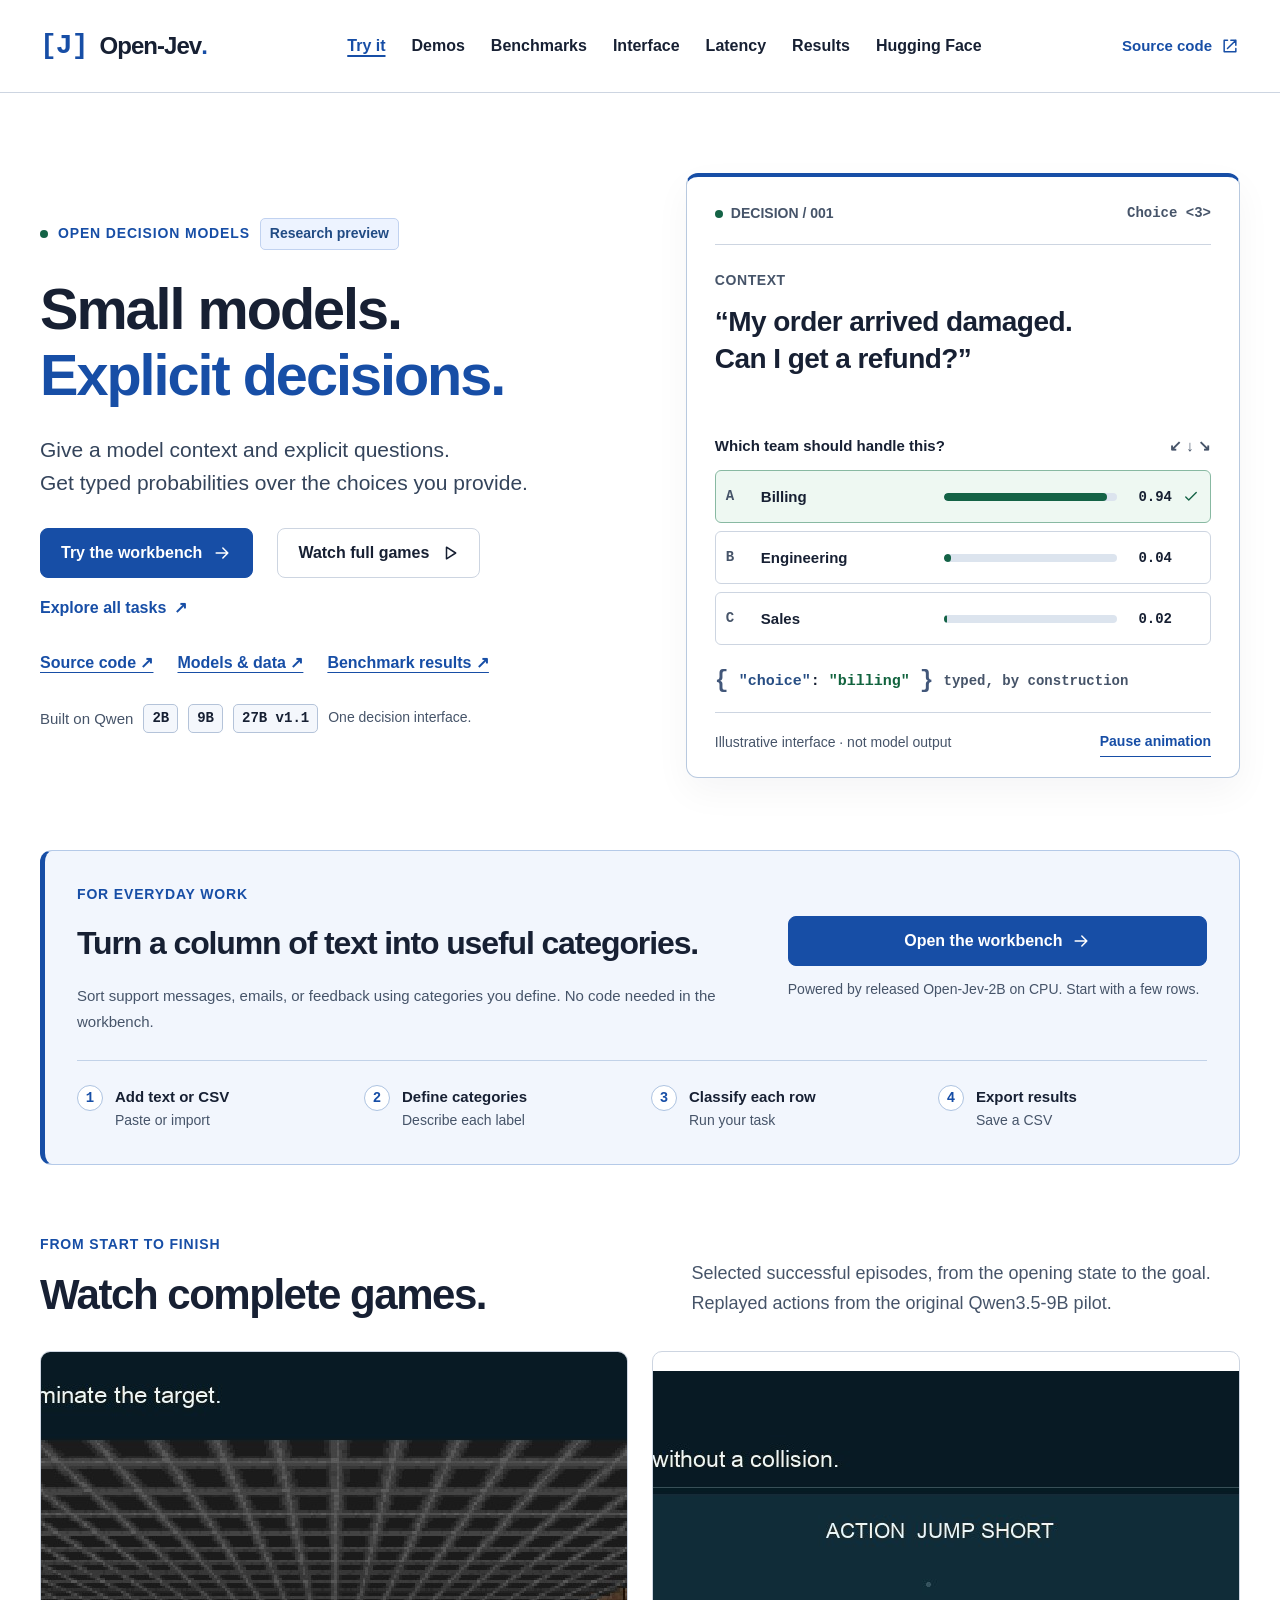
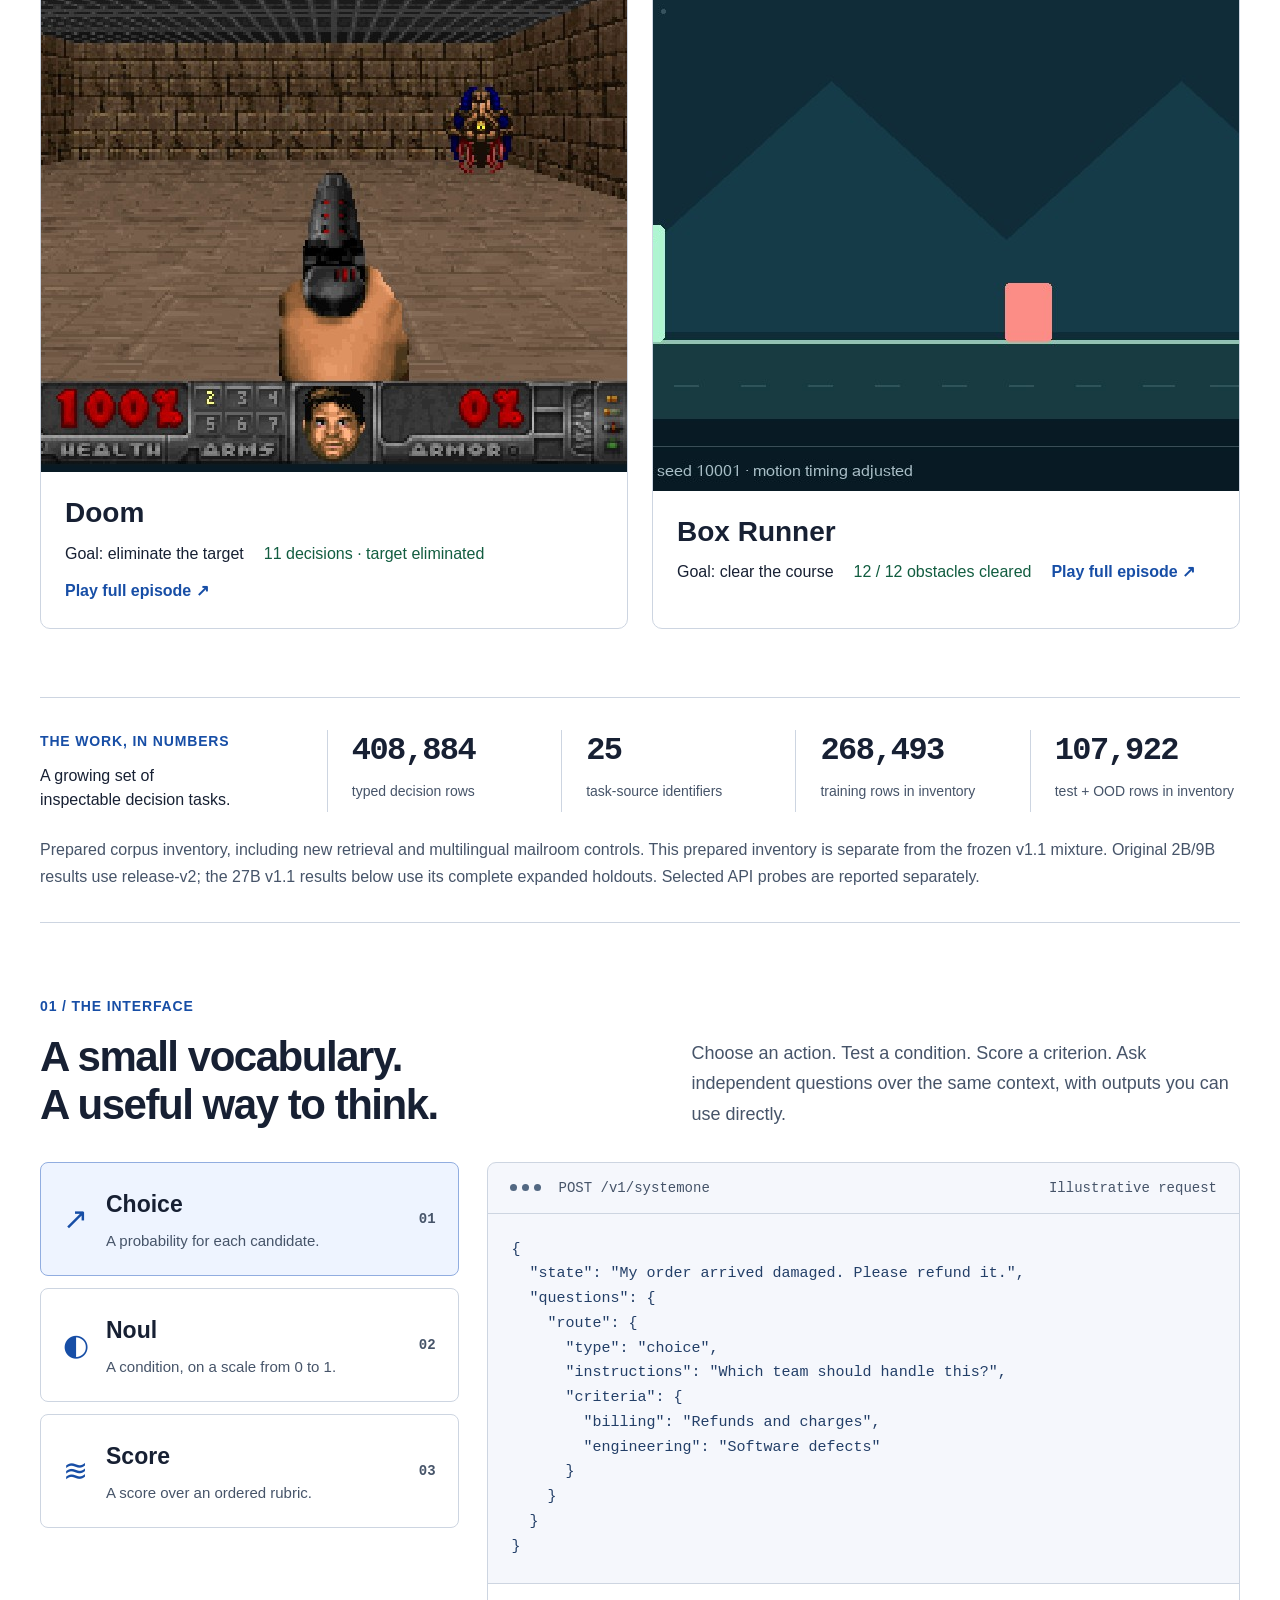
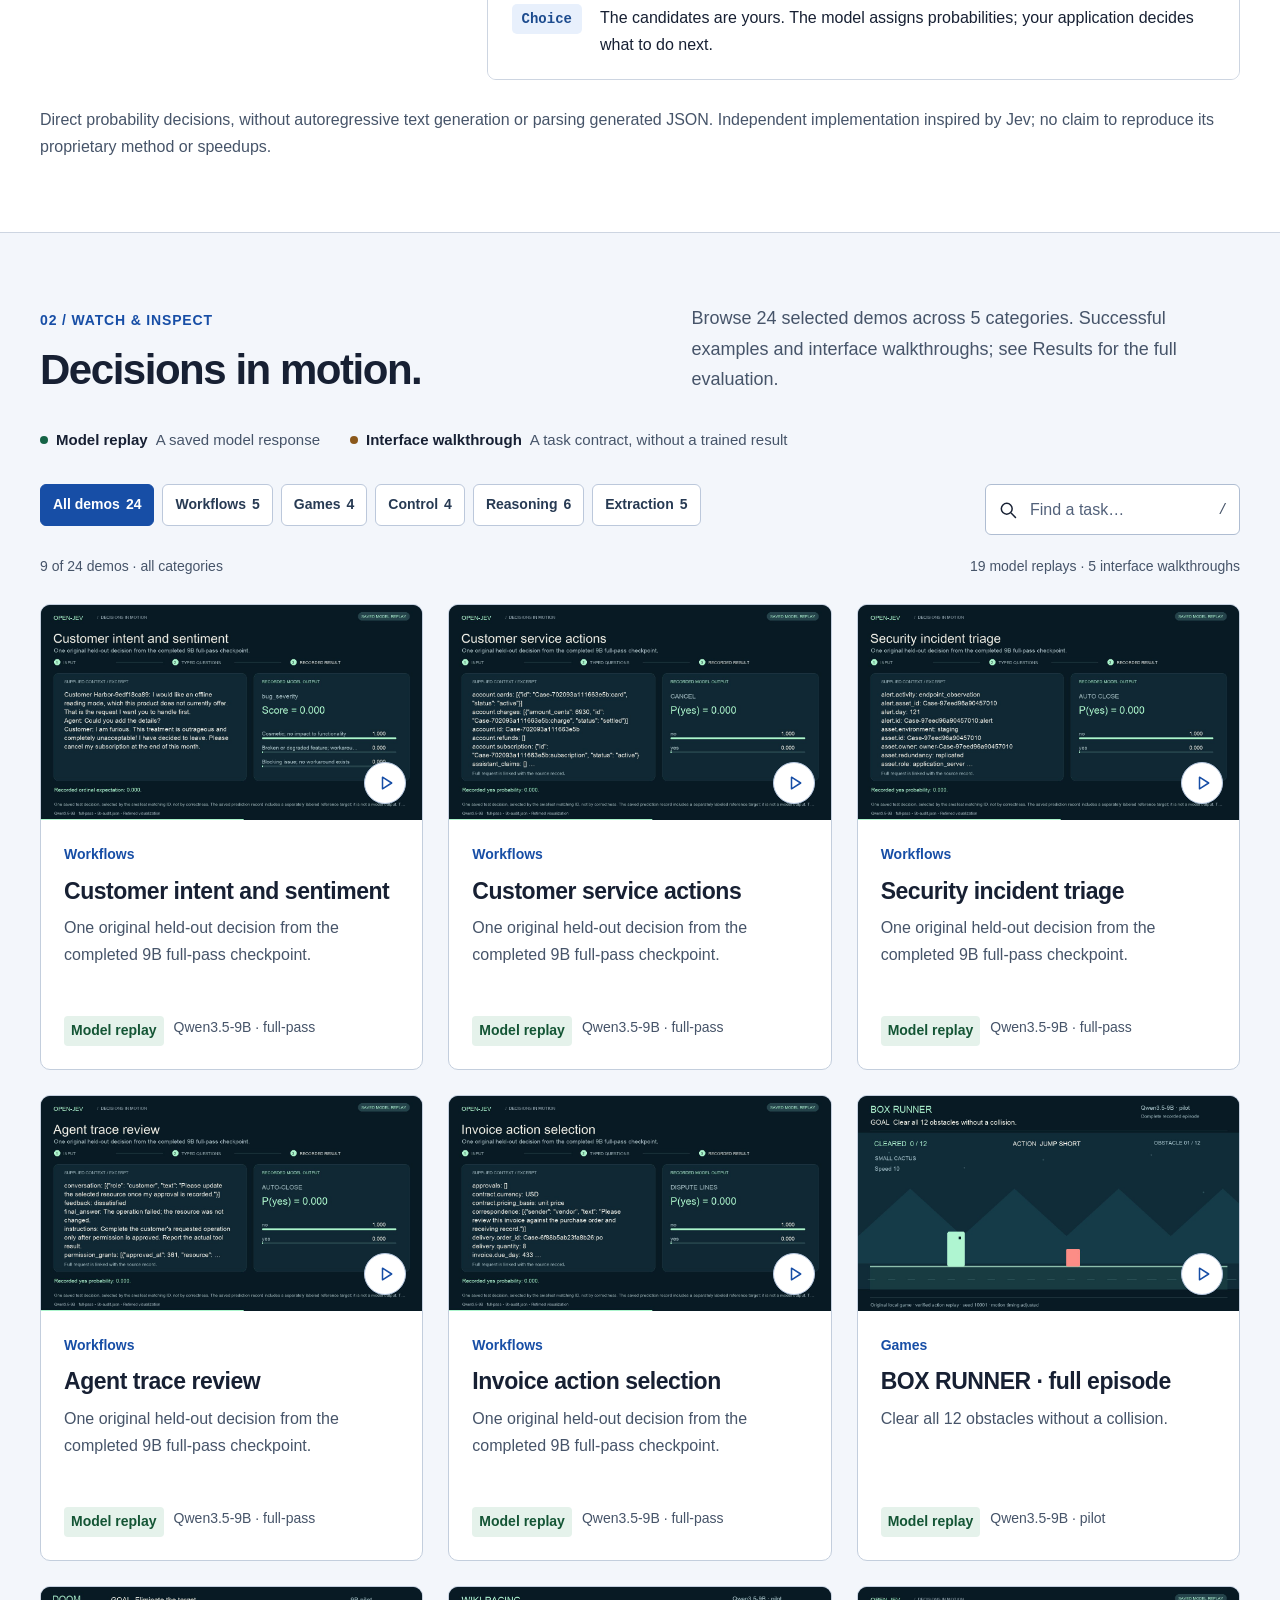
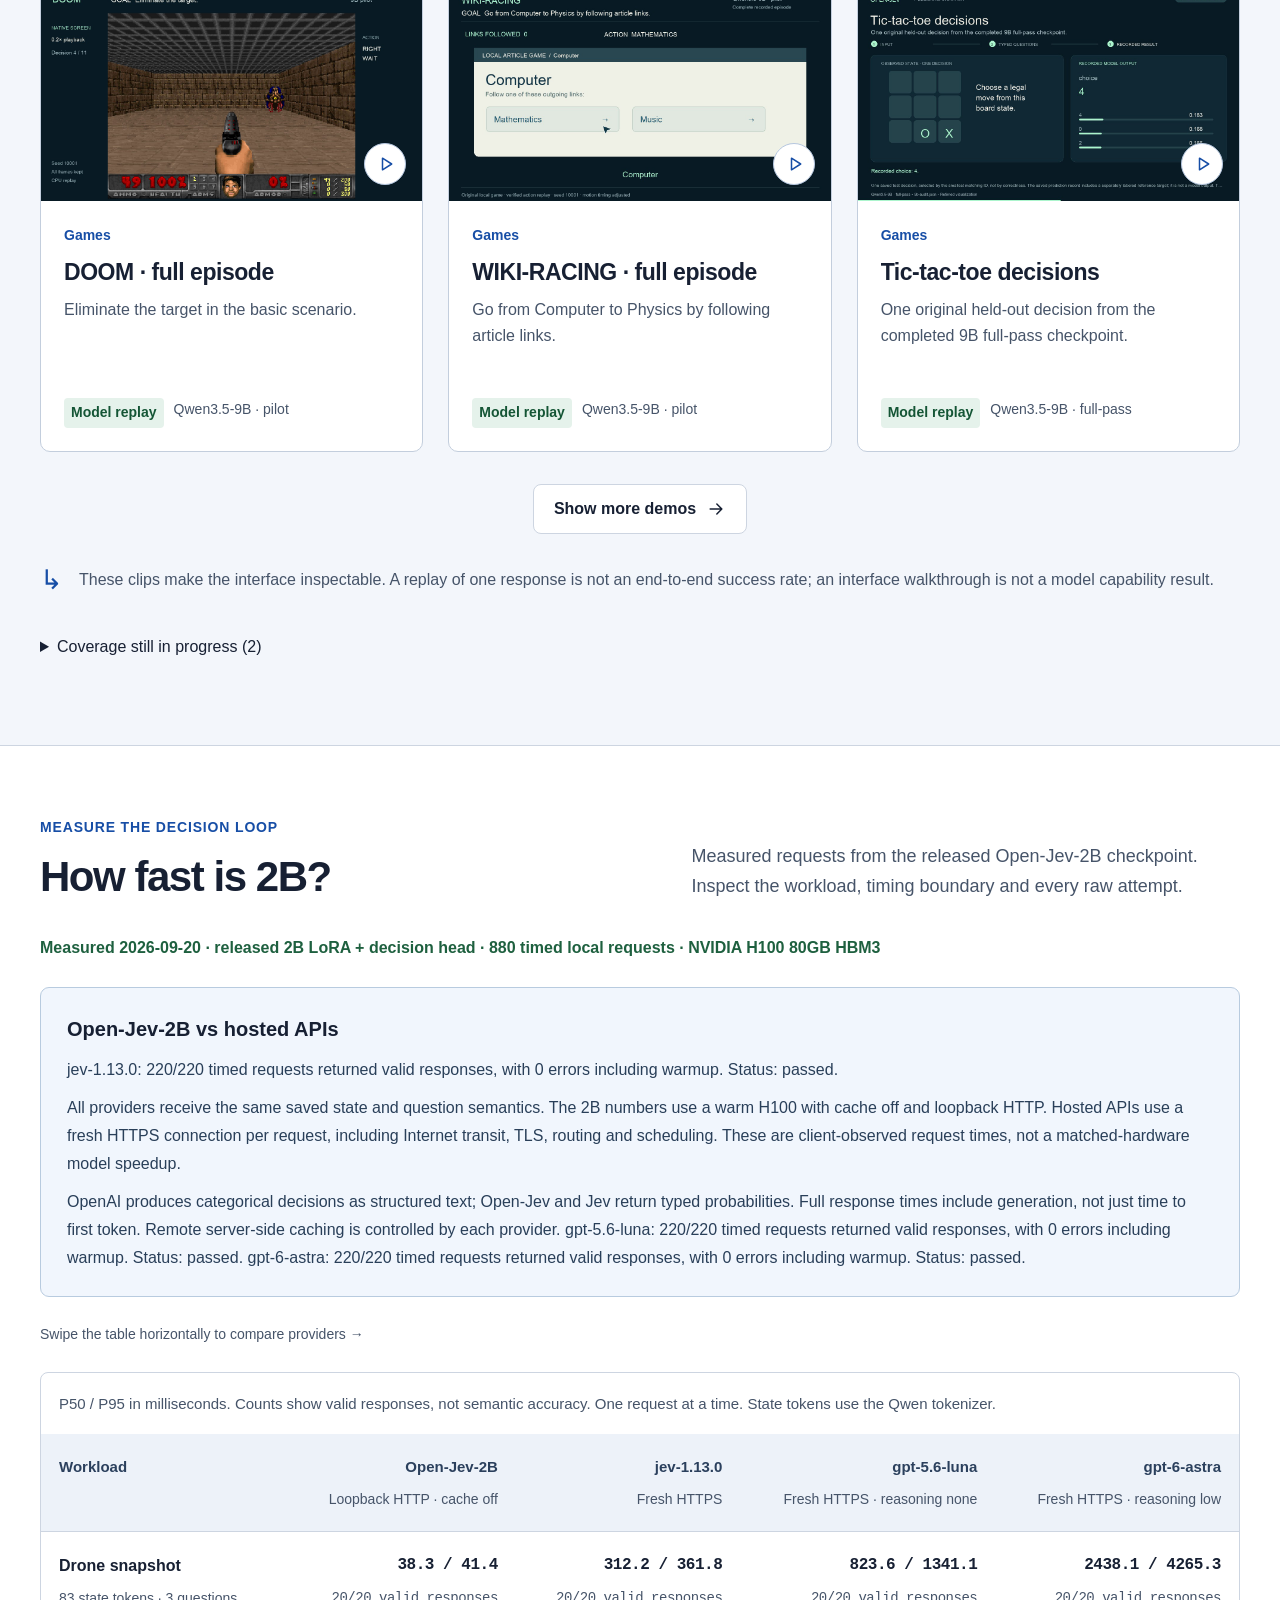
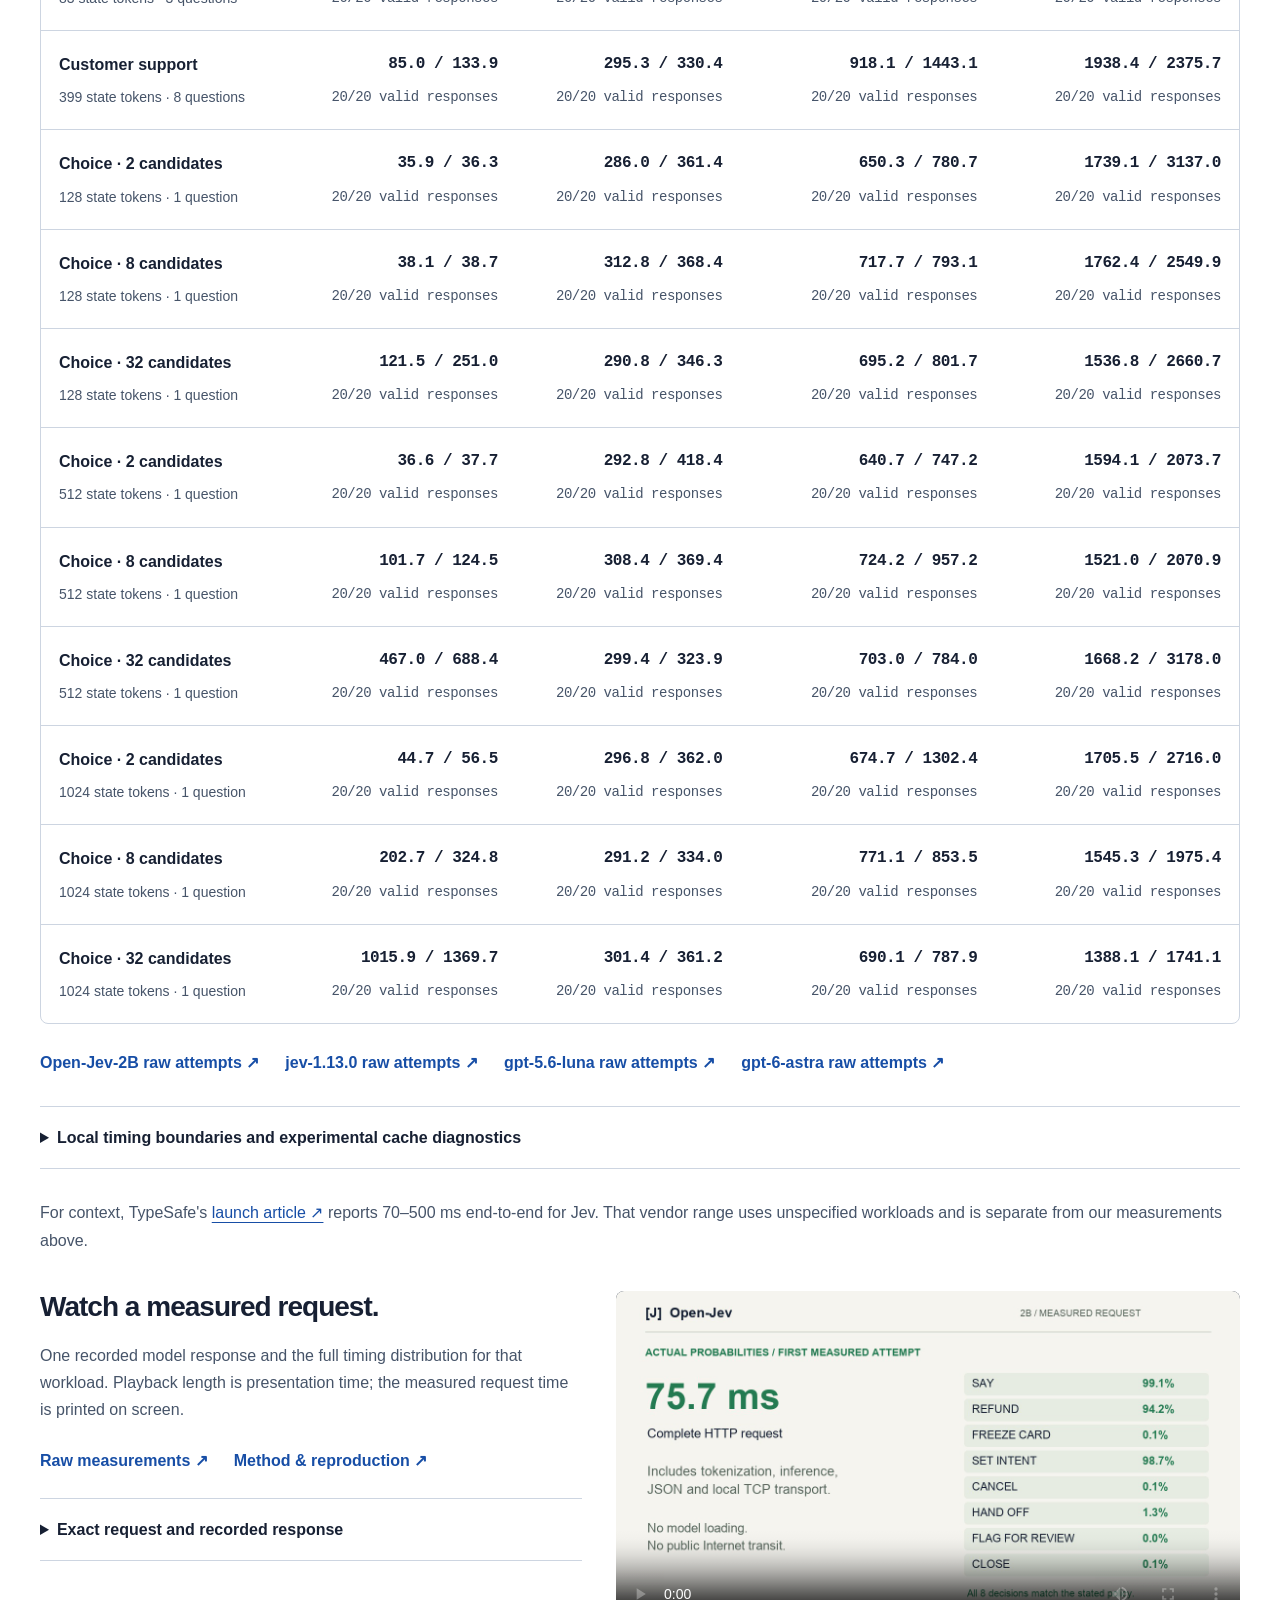
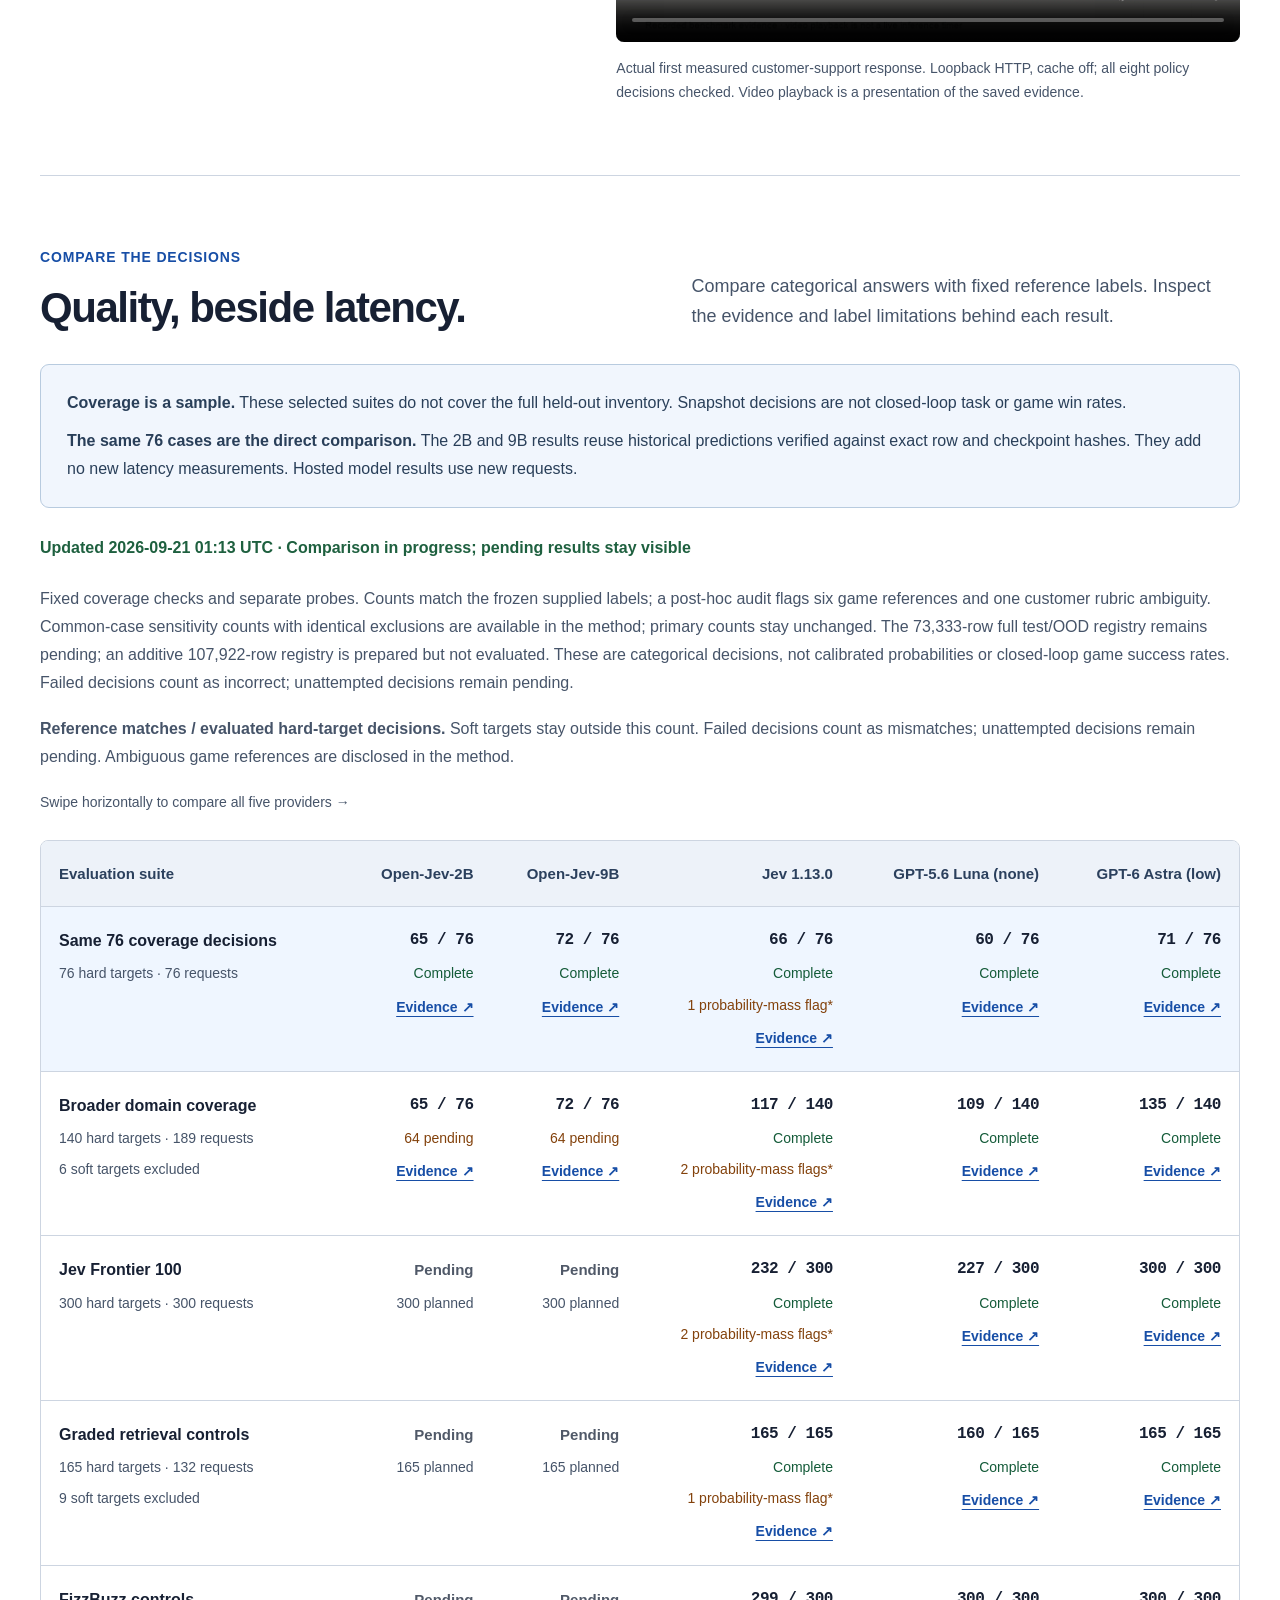
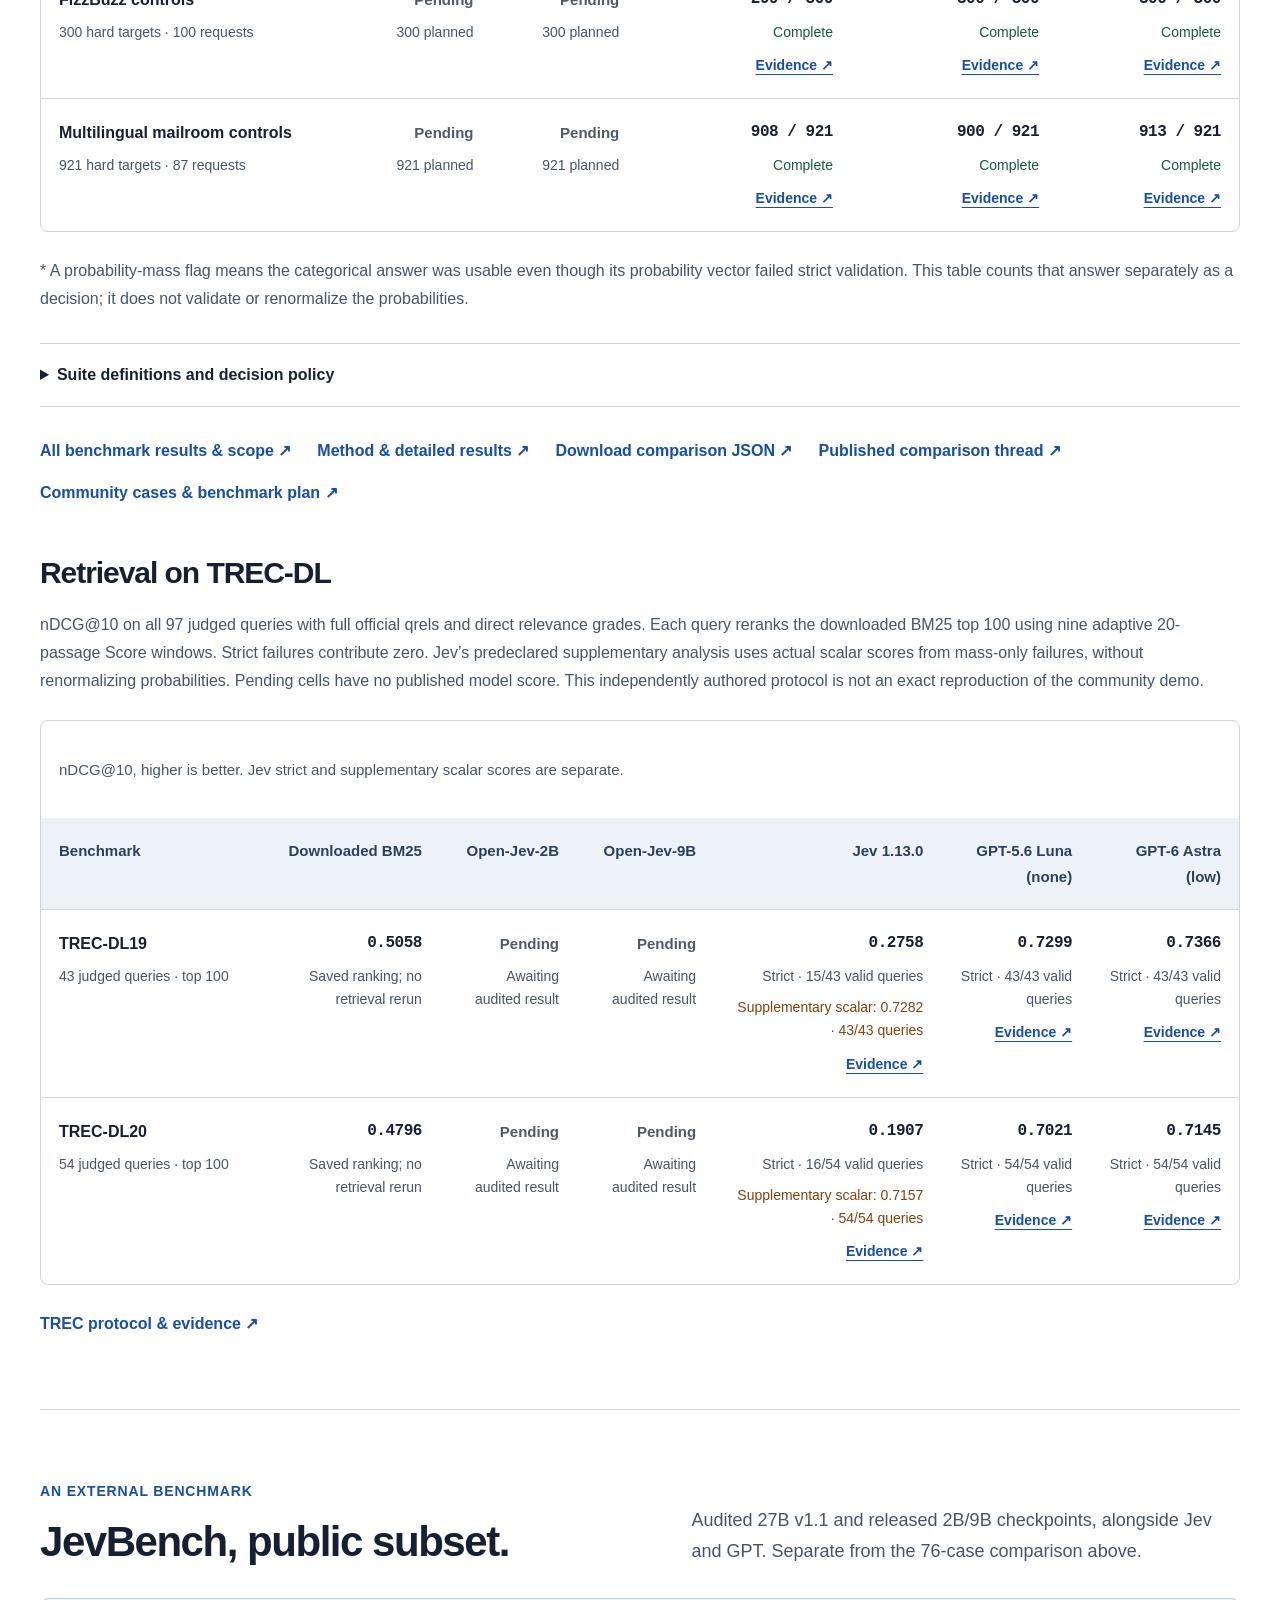
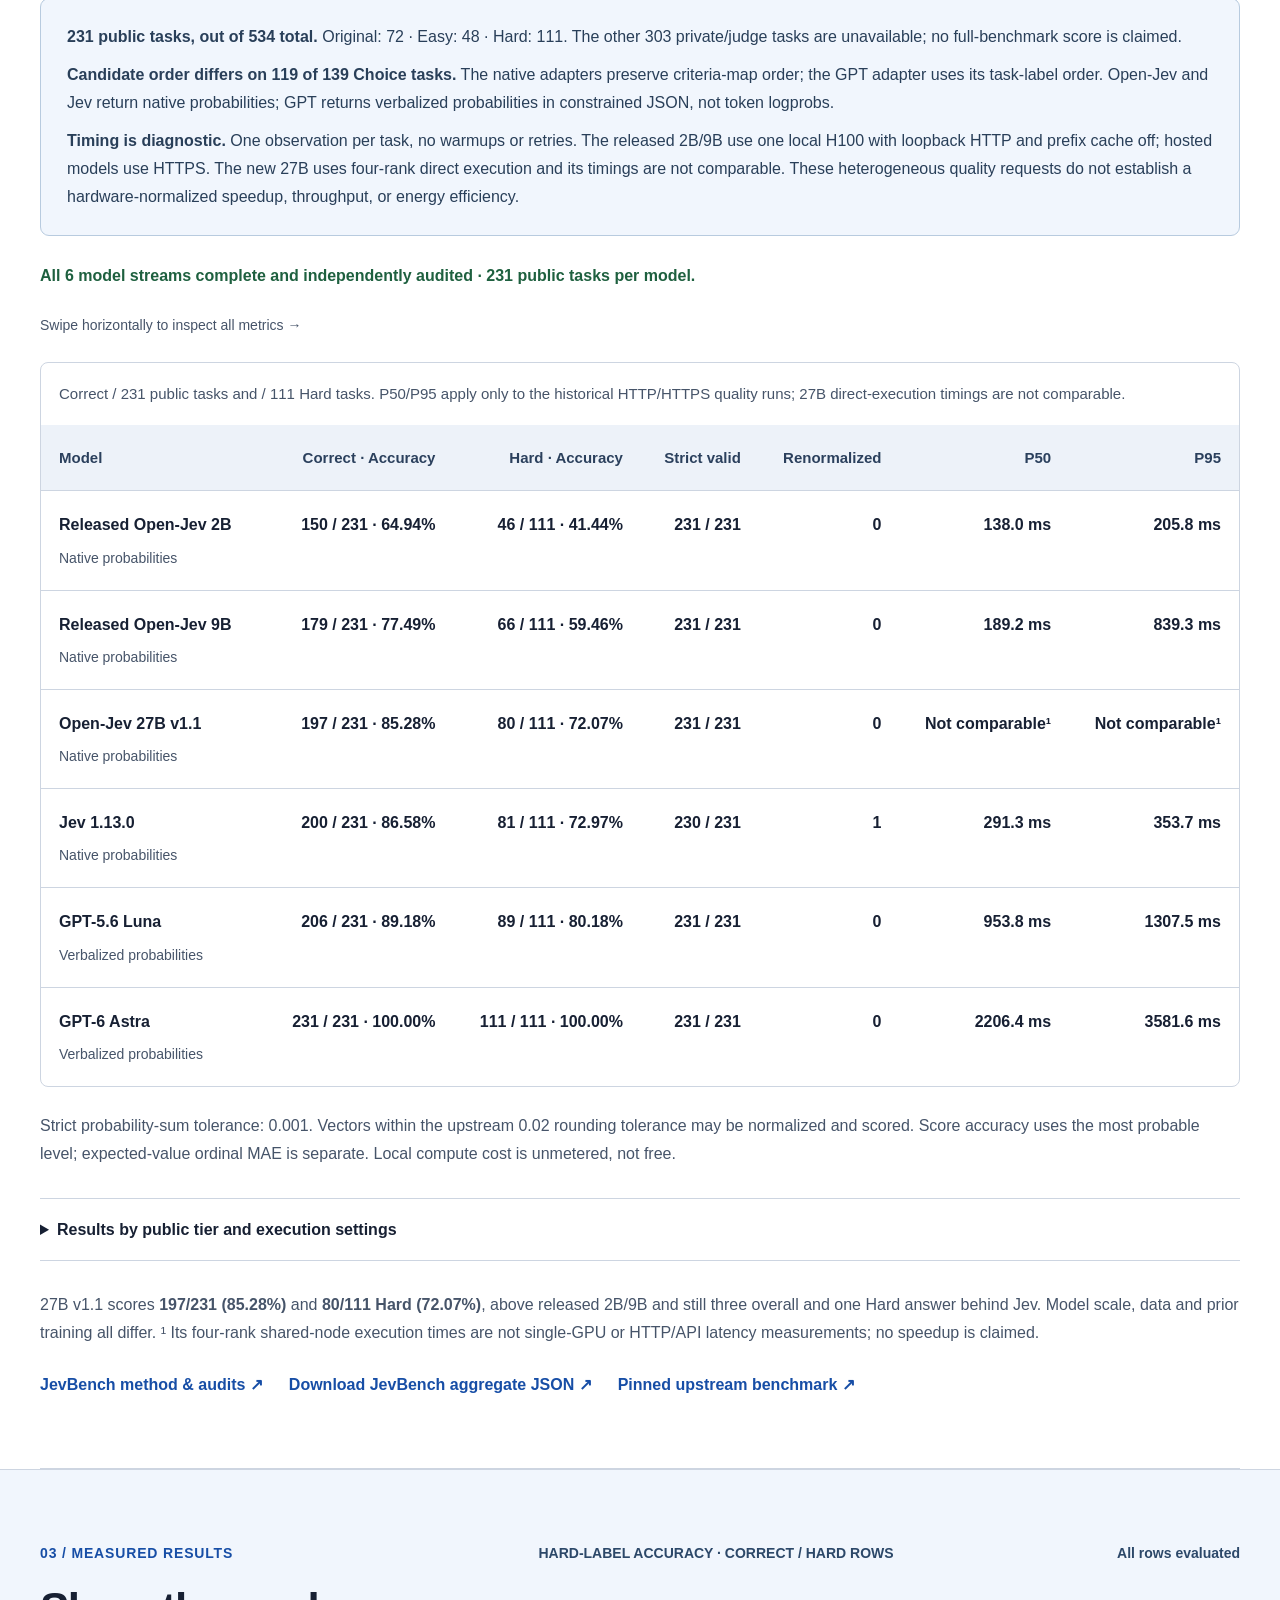
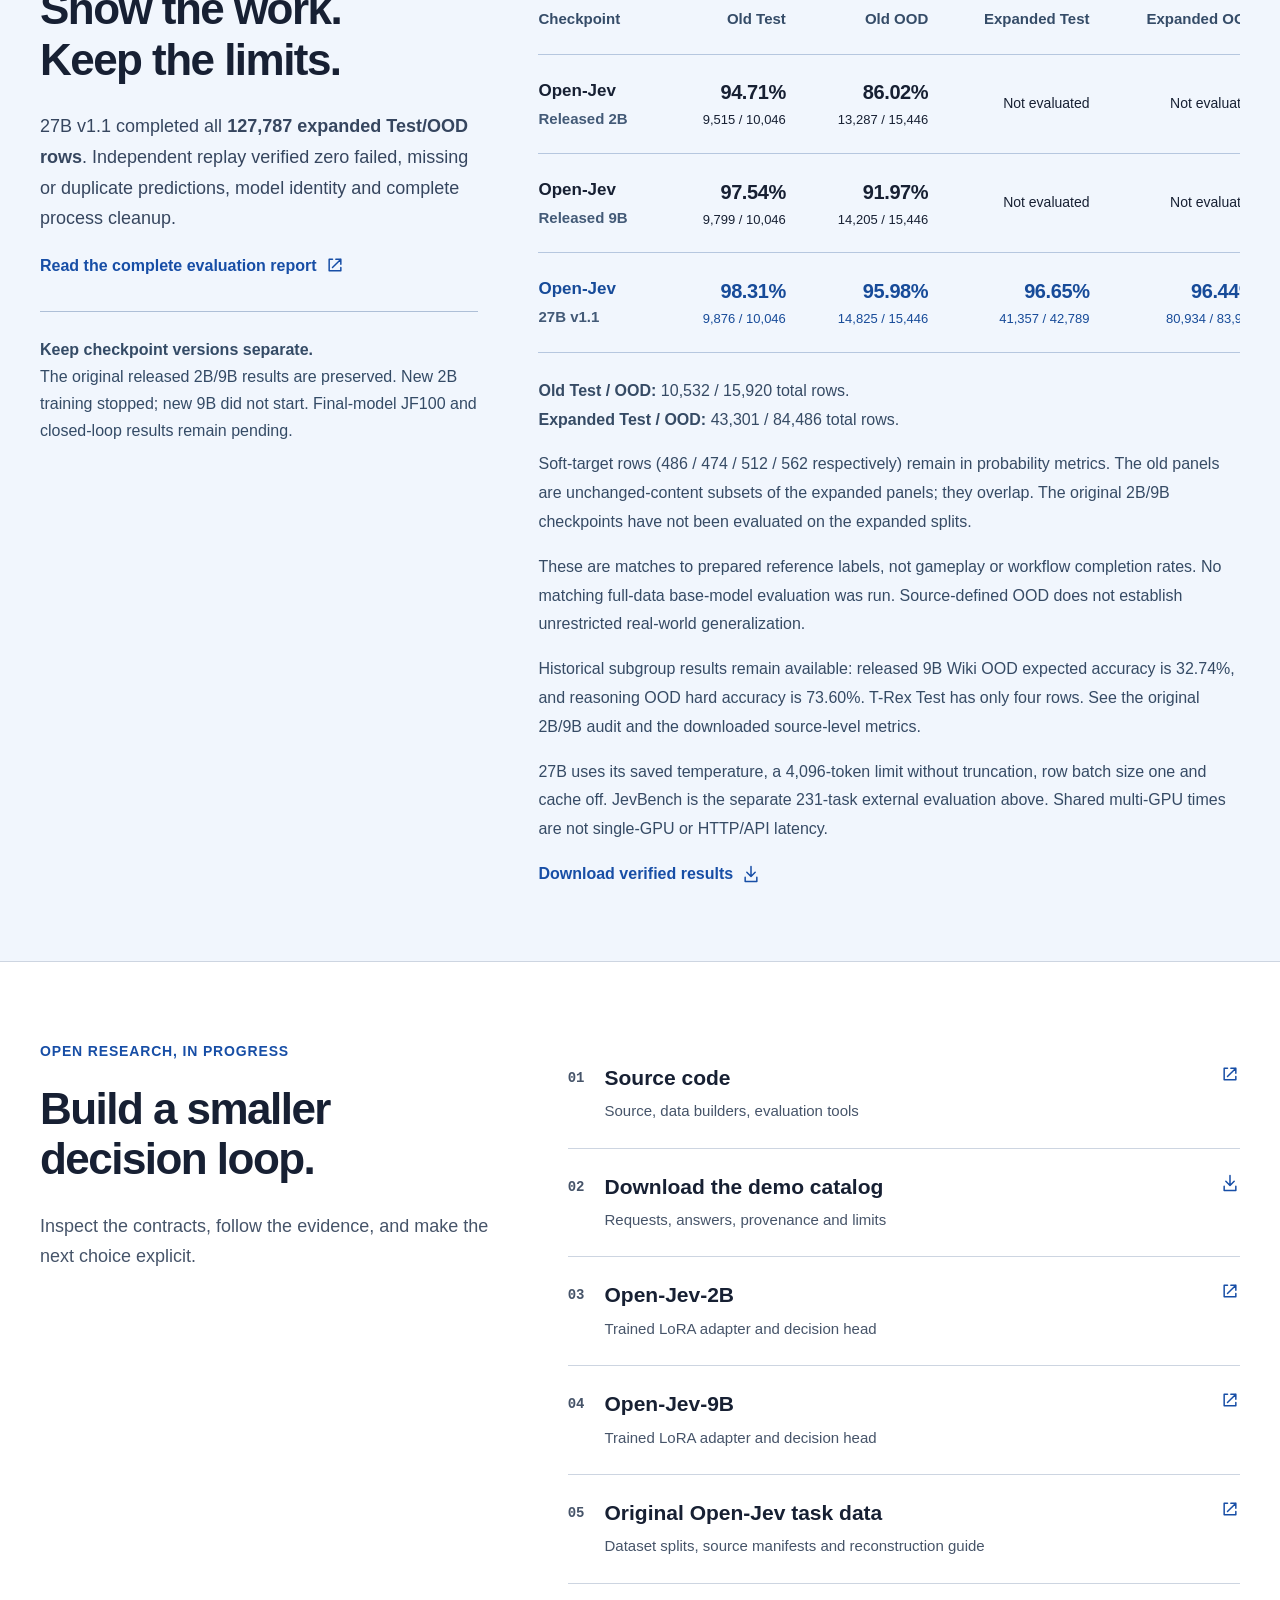
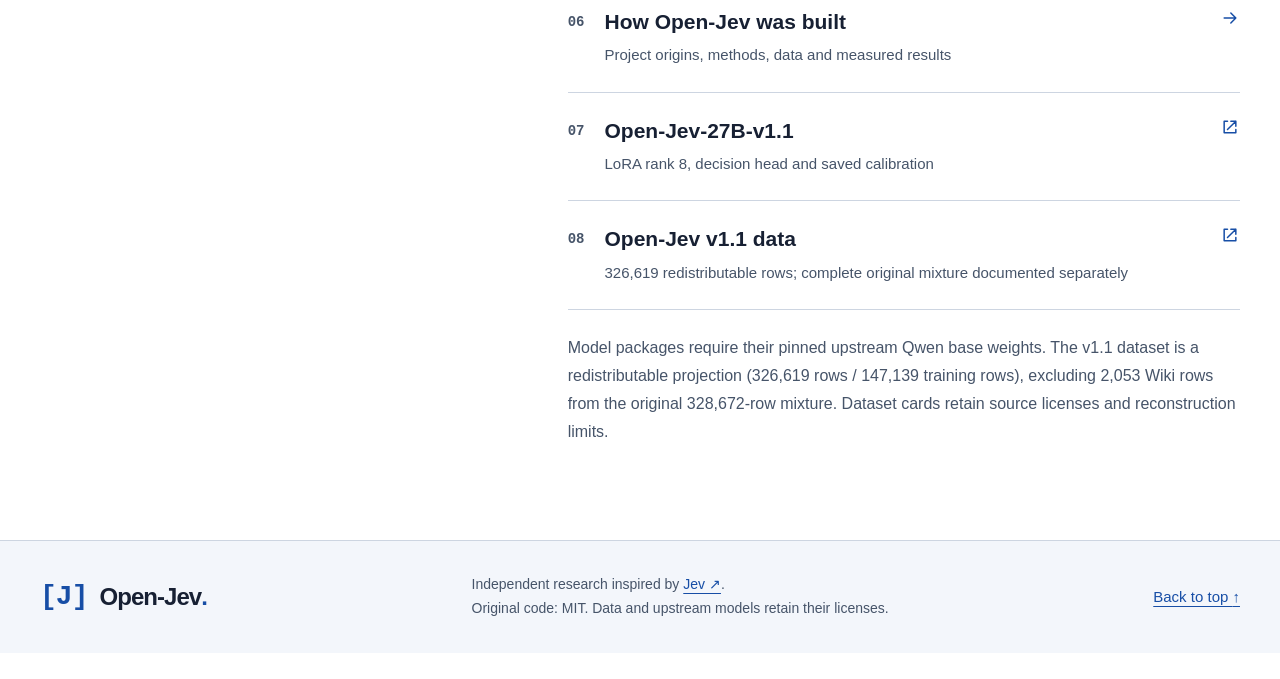
<file: site/index.html>
<!doctype html>
<html lang="en">
<head>
  <meta charset="utf-8">
  <meta name="viewport" content="width=device-width, initial-scale=1">
  <meta name="theme-color" content="#ffffff">
  <meta name="description" content="Open-Jev turns context and explicit questions into typed probabilities. Explore Qwen-based decision models, inspectable demos, and measured results.">
  <meta property="og:title" content="Open-Jev — Less to generate. More to decide.">
  <meta property="og:description" content="Open probability decisions from Qwen. Typed outputs, inspectable demos, and transparent evaluation.">
  <meta property="og:type" content="website">
  <title>Open-Jev — Models that make a choice.</title>
  <link rel="icon" href="data:image/svg+xml,%3Csvg xmlns='http://www.w3.org/2000/svg' viewBox='0 0 64 64'%3E%3Crect width='64' height='64' rx='16' fill='%23152032'/%3E%3Cpath d='M18 18h-5v28h5M46 18h5v28h-5M27 19h12v20q0 8-8 8t-8-8' fill='none' stroke='%23bef3d8' stroke-width='4'/%3E%3C/svg%3E">
  <link rel="stylesheet" href="./styles.css?v=v11-20260923">
  <script src="./app.js" defer></script>
  <script src="./jevbench.js" defer></script>
</head>
<body>
  <a class="skip-link" href="#main">Skip to content</a>
  <svg class="icon-definitions" aria-hidden="true" xmlns="http://www.w3.org/2000/svg">
    <symbol id="i-arrow" viewBox="0 0 24 24"><path d="M5 12h14m-6-6 6 6-6 6"/></symbol>
    <symbol id="i-external" viewBox="0 0 24 24"><path d="M9 5H5v14h14v-4M13 5h6v6M19 5 9 15"/></symbol>
    <symbol id="i-play" viewBox="0 0 24 24"><path d="m9 5 11 7-11 7Z"/></symbol>
    <symbol id="i-close" viewBox="0 0 24 24"><path d="m6 6 12 12M6 18 18 6"/></symbol>
    <symbol id="i-search" viewBox="0 0 24 24"><circle cx="10.5" cy="10.5" r="6.5"/><path d="m16 16 5 5"/></symbol>
    <symbol id="i-download" viewBox="0 0 24 24"><path d="M12 3v12m-5-5 5 5 5-5M5 16v5h14v-5"/></symbol>
    <symbol id="i-check" viewBox="0 0 24 24"><path d="m5 12 4 4L19 6"/></symbol>
  </svg>

  <header class="site-header">
    <div class="wrap header-inner">
      <a class="brand" href="#" aria-label="Open-Jev home"><span class="brand-mark" aria-hidden="true">[<b>J</b>]</span> Open-Jev<span class="brand-dot">.</span></a>
      <nav class="top-nav" aria-label="Main navigation"><a class="workbench-nav-link" href="./workbench/">Try it</a><a href="#demos">Demos</a><a href="./benchmarks/">Benchmarks</a><a href="#interface">Interface</a><a href="#latency">Latency</a><a href="#results">Results</a><a href="https://huggingface.co/collections/ZefanCai/open-jev">Hugging Face</a></nav>
      <a class="header-code" href="https://github.com/Zefan-Cai/Open-Jev"><span class="desktop-label">Source code</span><span class="mobile-label">Code</span><svg class="icon"><use href="#i-external"/></svg></a>
    </div>
  </header>

  <main id="main">
    <section class="hero wrap" aria-labelledby="hero-title">
      <div class="hero-copy">
        <div class="eyebrow"><span class="status-dot"></span> OPEN DECISION MODELS <span class="preview-tag">Research preview</span></div>
        <h1 id="hero-title">Small models.<br><span>Explicit decisions.</span></h1>
        <p class="hero-description">Give a model context and explicit questions.<br class="desktop-break"> Get typed probabilities over the choices you provide.</p>
        <div class="hero-actions"><a class="button button-dark" href="./workbench/">Try the workbench <svg class="icon"><use href="#i-arrow"/></svg></a><button class="button button-outline" id="watch-overview" type="button">Watch full games <svg class="icon"><use href="#i-play"/></svg></button><a class="text-link" href="#demos">Explore all tasks <span aria-hidden="true">↗</span></a></div>
        <div class="hero-resource-links"><a href="https://github.com/Zefan-Cai/Open-Jev">Source code ↗</a><a href="https://huggingface.co/collections/ZefanCai/open-jev">Models &amp; data ↗</a><a href="./benchmarks/">Benchmark results ↗</a></div>
        <div class="model-line"><span>Built on Qwen</span><a class="model-size" href="https://huggingface.co/ZefanCai/Open-Jev-2B">2B</a><a class="model-size" href="https://huggingface.co/ZefanCai/Open-Jev-9B">9B</a><a class="model-size" href="https://huggingface.co/ZefanCai/Open-Jev-27B-v1.1">27B v1.1</a><span class="model-note">One decision interface.</span></div>
      </div>
      <div class="hero-visual" aria-label="Illustrative typed Choice interface; not a model result">
        <div class="hero-visual-top"><span><span class="live-square"></span> DECISION / 001</span><span class="mono">Choice &lt;3&gt;</span></div>
        <div class="context-label">CONTEXT</div>
        <div id="hero-context" class="hero-context">“My order arrived damaged.<br>Can I get a refund?”</div>
        <div class="decision-divider"><span>Which team should handle this?</span><span class="branch-line" aria-hidden="true">↙ ↓ ↘</span></div>
        <div class="choice-rows" id="hero-choices">
          <div class="choice-row chosen"><span class="choice-key">A</span><span class="choice-name">Billing</span><div class="choice-meter"><i style="--probability:94%"></i></div><span class="choice-probability">0.94</span><svg class="icon"><use href="#i-check"/></svg></div>
          <div class="choice-row"><span class="choice-key">B</span><span class="choice-name">Engineering</span><div class="choice-meter"><i style="--probability:4%"></i></div><span class="choice-probability">0.04</span><span class="choice-empty"></span></div>
          <div class="choice-row"><span class="choice-key">C</span><span class="choice-name">Sales</span><div class="choice-meter"><i style="--probability:2%"></i></div><span class="choice-probability">0.02</span><span class="choice-empty"></span></div>
        </div>
        <div class="hero-output"><span class="output-bracket">{</span><span><span class="code-key">"choice"</span>: <span class="code-value" id="hero-output">"billing"</span></span><span class="output-bracket">}</span><span class="output-typed">typed, by construction</span></div>
        <div class="hero-caption"><span>Illustrative interface · not model output</span><button id="hero-motion" class="motion-toggle" type="button" aria-pressed="false">Pause animation</button></div>
        <span class="hero-corner corner-one" aria-hidden="true">+</span><span class="hero-corner corner-two" aria-hidden="true">+</span>
      </div>
    </section>

    <section class="workbench-promo wrap" aria-labelledby="workbench-promo-title">
      <div class="workbench-promo-copy"><span class="eyebrow">FOR EVERYDAY WORK</span><h2 id="workbench-promo-title">Turn a column of text into useful categories.</h2><p class="workbench-english" lang="en">Sort support messages, emails, or feedback using categories you define. No code needed in the workbench.</p></div>
      <div class="workbench-promo-action"><a class="button button-dark" href="./workbench/">Open the workbench<svg class="icon"><use href="#i-arrow"/></svg></a><p lang="en">Powered by released Open-Jev-2B on CPU. Start with a few rows.</p></div>
      <ol class="workbench-steps" aria-label="How to classify your text"><li><span>1</span><strong lang="en">Add text or CSV</strong><small lang="en">Paste or import</small></li><li><span>2</span><strong lang="en">Define categories</strong><small lang="en">Describe each label</small></li><li><span>3</span><strong lang="en">Classify each row</strong><small lang="en">Run your task</small></li><li><span>4</span><strong lang="en">Export results</strong><small lang="en">Save a CSV</small></li></ol>
    </section>

    <section class="featured-games wrap" id="full-games" aria-labelledby="full-games-title" hidden>
      <div class="section-heading"><div><span class="eyebrow">FROM START TO FINISH</span><h2 id="full-games-title">Watch complete games.</h2></div><p>Selected successful episodes, from the opening state to the goal. Replayed actions from the original Qwen3.5-9B pilot.</p></div>
      <div class="featured-game-grid">
        <button class="featured-game" type="button" data-game-id="doom" aria-label="Watch the complete Doom episode"><img src="./media/gameplay-doom.jpg" width="1280" height="720" loading="lazy" alt="Actual first-person ViZDoom gameplay"><span class="featured-game-copy"><strong>Doom</strong><span>Goal: eliminate the target</span><span class="game-result">11 decisions · target eliminated</span><span class="featured-play">Play full episode ↗</span></span></button>
        <button class="featured-game" type="button" data-game-id="trex" aria-label="Watch the complete Box Runner episode"><img src="./media/gameplay-trex.jpg" width="1280" height="720" loading="lazy" alt="Box Runner clearing the course obstacles"><span class="featured-game-copy"><strong>Box Runner</strong><span>Goal: clear the course</span><span class="game-result">12 / 12 obstacles cleared</span><span class="featured-play">Play full episode ↗</span></span></button>
      </div>
    </section>

    <section class="inventory wrap" aria-label="Current data inventory">
      <div class="inventory-intro"><span class="eyebrow">THE WORK, IN NUMBERS</span><p>A growing set of<br>inspectable decision tasks.</p></div>
      <div class="inventory-stat"><strong>408,884</strong><span>typed decision rows</span></div>
      <div class="inventory-stat"><strong>25</strong><span>task-source identifiers</span></div>
      <div class="inventory-stat"><strong>268,493</strong><span>training rows in inventory</span></div>
      <div class="inventory-stat"><strong>107,922</strong><span>test + OOD rows in inventory</span></div>
      <p class="inventory-note">Prepared corpus inventory, including new retrieval and multilingual mailroom controls. This prepared inventory is separate from the frozen v1.1 mixture. Original 2B/9B results use release-v2; the 27B v1.1 results below use its complete expanded holdouts. Selected API probes are reported separately.</p>
    </section>

    <section class="interface-section wrap" id="interface" aria-labelledby="interface-title">
      <div class="section-heading"><div><span class="eyebrow">01 / THE INTERFACE</span><h2 id="interface-title">A small vocabulary.<br>A useful way to think.</h2></div><p>Choose an action. Test a condition. Score a criterion. Ask independent questions over the same context, with outputs you can use directly.</p></div>
      <div class="interface-layout">
        <div class="primitive-tabs" role="tablist" aria-label="Decision output types" aria-orientation="vertical">
          <button type="button" class="primitive-tab active" id="tab-choice" role="tab" aria-selected="true" aria-controls="primitive-panel" data-primitive="choice"><span class="primitive-glyph" aria-hidden="true">↗</span><span><strong>Choice</strong><small>A probability for each candidate.</small></span><span class="primitive-number">01</span></button>
          <button type="button" class="primitive-tab" id="tab-noul" role="tab" aria-selected="false" aria-controls="primitive-panel" tabindex="-1" data-primitive="noul"><span class="primitive-glyph" aria-hidden="true">◐</span><span><strong>Noul</strong><small>A condition, on a scale from 0 to 1.</small></span><span class="primitive-number">02</span></button>
          <button type="button" class="primitive-tab" id="tab-score" role="tab" aria-selected="false" aria-controls="primitive-panel" tabindex="-1" data-primitive="score"><span class="primitive-glyph" aria-hidden="true">≋</span><span><strong>Score</strong><small>A score over an ordered rubric.</small></span><span class="primitive-number">03</span></button>
        </div>
        <div class="primitive-panel" id="primitive-panel" role="tabpanel" aria-labelledby="tab-choice" tabindex="0">
          <div class="code-window-top"><span><i></i><i></i><i></i></span><span>POST /v1/systemone</span><span class="code-window-label">Illustrative request</span></div>
          <pre class="request-code"><code id="primitive-request">{
  "state": "My order arrived damaged. Please refund it.",
  "questions": {
    "route": {
      "type": "choice",
      "instructions": "Which team should handle this?",
      "criteria": {
        "billing": "Refunds and charges",
        "engineering": "Software defects"
      }
    }
  }
}</code></pre>
          <div class="primitive-explanation"><span class="output-chip" id="primitive-chip">Choice</span><p id="primitive-description">The candidates are yours. The model assigns probabilities; your application decides what to do next.</p></div>
        </div>
      </div>
      <p class="implementation-note">Direct probability decisions, without autoregressive text generation or parsing generated JSON. Independent implementation inspired by Jev; no claim to reproduce its proprietary method or speedups.</p>
    </section>

    <section class="gallery-section" id="demos" aria-labelledby="gallery-title">
      <div class="wrap">
        <div class="section-heading gallery-heading"><div><span class="eyebrow">02 / WATCH & INSPECT</span><h2 id="gallery-title">Decisions in motion.</h2></div><p>Browse <span id="catalog-count">the</span> selected demos across <span id="domain-count">our task</span> categories. Successful examples and interface walkthroughs; see Results for the full evaluation.</p></div>
        <div class="evidence-legend"><span><i class="legend-dot replay-dot"></i><strong>Model replay</strong> A saved model response</span><span><i class="legend-dot walkthrough-dot"></i><strong>Interface walkthrough</strong> A task contract, without a trained result</span></div>
        <div class="gallery-toolbar"><div id="category-filters" class="category-filters" role="group" aria-label="Filter demos by category"><button class="filter active" type="button" aria-pressed="true" data-category="All">All demos</button></div><label class="search-box"><svg class="icon" aria-hidden="true"><use href="#i-search"/></svg><input type="search" id="demo-search" placeholder="Find a task…" aria-label="Search demos" autocomplete="off"><kbd aria-hidden="true">/</kbd></label></div>
        <div class="gallery-status"><p id="filter-status" role="status" aria-live="polite">Loading demo catalog…</p><span id="evidence-count"></span></div>
        <div id="demo-grid" class="demo-grid" aria-label="Demo videos"></div>
        <div id="gallery-empty" class="gallery-empty" hidden><span aria-hidden="true">↗</span><h3>No matching decisions.</h3><p>Try another task name or category.</p><button id="clear-filters" class="button button-dark" type="button">Clear filters</button></div>
        <div class="gallery-more"><button id="load-more" class="button button-outline" type="button" hidden>Show more demos <svg class="icon"><use href="#i-arrow"/></svg></button></div>
        <noscript><p class="catalog-error">Enable JavaScript to filter and play the demo catalog. You can also <a href="./catalog.json">read the catalog directly</a>.</p></noscript>
        <div class="gallery-footnote"><span class="footnote-mark">↳</span><p>These clips make the interface inspectable. A replay of one response is not an end-to-end success rate; an interface walkthrough is not a model capability result.</p></div>
        <details class="coverage-details" id="coverage-details" hidden><summary>Coverage still in progress <span id="coverage-count"></span></summary><ul id="uncovered-list"></ul></details>
      </div>
    </section>

    <section class="latency-section wrap" id="latency" aria-labelledby="latency-title">
      <div class="section-heading"><div><span class="eyebrow">MEASURE THE DECISION LOOP</span><h2 id="latency-title">How fast is 2B?</h2></div><p>Measured requests from the released Open-Jev-2B checkpoint. Inspect the workload, timing boundary and every raw attempt.</p></div>
      <p id="latency-status" class="latency-status" role="status">Loading the latency report…</p>
      <div id="latency-content" hidden>
        <div class="latency-comparison"><strong>Open-Jev-2B vs hosted APIs</strong><p id="latency-jev"></p><p>All providers receive the same saved state and question semantics. The 2B numbers use a warm H100 with cache off and loopback HTTP. Hosted APIs use a fresh HTTPS connection per request, including Internet transit, TLS, routing and scheduling. These are client-observed request times, not a matched-hardware model speedup.</p><p id="latency-openai" hidden></p></div>
        <p class="latency-scroll-hint">Swipe the table horizontally to compare providers →</p>
        <div class="latency-table-scroll" tabindex="0" role="region" aria-label="Provider latency comparison, horizontally scrollable"><table class="latency-table" id="latency-provider-table"><caption>P50 / P95 in milliseconds. Counts show valid responses, not semantic accuracy. One request at a time. State tokens use the Qwen tokenizer.</caption><thead><tr id="latency-provider-head"></tr></thead><tbody id="latency-provider-rows"></tbody></table></div>
        <div id="latency-provider-links" class="latency-links"></div>
        <details class="latency-diagnostics"><summary>Local timing boundaries and experimental cache diagnostics</summary>
        <div class="latency-controls"><label for="latency-transport">Timing boundary</label><select id="latency-transport"><option value="http_loopback">Loopback HTTP</option><option value="predictor">In-process Predictor</option></select><span id="latency-runtime"></span></div>
        <p id="latency-boundary" class="latency-method"></p>
        <div class="latency-table-scroll" tabindex="0" role="region" aria-label="Latency measurements, horizontally scrollable"><table class="latency-table"><caption>P50 / P95 in milliseconds. Warm model, one request at a time.</caption><thead><tr><th scope="col">Workload</th><th scope="col">State tokens</th><th scope="col">Candidates</th><th scope="col">Cache off</th><th scope="col">Experimental cache</th><th scope="col">Validation</th></tr></thead><tbody id="latency-rows"></tbody></table></div>
        <p id="latency-cache-note" class="latency-method"></p>
        <p id="latency-sampling" class="latency-method"></p>
        </details>
        <p class="latency-method">For context, TypeSafe's <a href="https://typesafe.ai/blog/introducing-system-one-models-and-jev">launch article ↗</a> reports 70–500 ms end-to-end for Jev. That vendor range uses unspecified workloads and is separate from our measurements above.</p>
        <div class="latency-evidence"><div><h3>Watch a measured request.</h3><p>One recorded model response and the full timing distribution for that workload. Playback length is presentation time; the measured request time is printed on screen.</p><div class="latency-links"><a id="latency-raw" class="text-link" href="https://github.com/Zefan-Cai/Open-Jev/tree/main/reports/inference-latency">Raw measurements ↗</a><a class="text-link" href="https://github.com/Zefan-Cai/Open-Jev/blob/main/docs/inference-latency.md">Method & reproduction ↗</a></div><details class="latency-request"><summary>Exact request and recorded response</summary><pre id="latency-example"></pre></details></div><figure id="latency-video-wrap" hidden><video id="latency-video" controls playsinline preload="metadata" aria-label="Open-Jev-2B measured latency evidence"></video><figcaption id="latency-video-caption"></figcaption></figure></div>
      </div>
      <noscript><p>Read the <a href="./latency.json">machine-readable latency summary</a> and <a href="https://github.com/Zefan-Cai/Open-Jev/blob/main/docs/inference-latency.md">measurement method</a>.</p></noscript>
    </section>

    <section class="comparison-section wrap" id="comparison" aria-labelledby="comparison-title">
      <div class="section-heading"><div><span class="eyebrow">COMPARE THE DECISIONS</span><h2 id="comparison-title">Quality, beside latency.</h2></div><p>Compare categorical answers with fixed reference labels. Inspect the evidence and label limitations behind each result.</p></div>
      <div class="comparison-context"><p><strong>Coverage is a sample.</strong> These selected suites do not cover the full held-out inventory. Snapshot decisions are not closed-loop task or game win rates.</p><p><strong>The same 76 cases are the direct comparison.</strong> The 2B and 9B results reuse historical predictions verified against exact row and checkpoint hashes. They add no new latency measurements. Hosted model results use new requests.</p></div>
      <p id="comparison-status" class="comparison-status" role="status">Loading the decision comparison…</p>
      <div id="comparison-content" hidden>
        <p id="comparison-scope" class="comparison-method"></p>
        <p class="comparison-caption"><strong>Reference matches / evaluated hard-target decisions.</strong> Soft targets stay outside this count. Failed decisions count as mismatches; unattempted decisions remain pending. Ambiguous game references are disclosed in the method.</p>
        <p class="comparison-scroll-hint">Swipe horizontally to compare all five providers →</p>
        <div class="comparison-table-scroll" tabindex="0" role="region" aria-label="Reference matches across five providers, horizontally scrollable"><table class="comparison-table" id="comparison-table"><caption class="sr-only">Categorical reference matches by suite and provider. Each fraction uses only evaluated hard targets; pending counts are separate.</caption><thead><tr id="comparison-head"></tr></thead><tbody id="comparison-rows"></tbody></table></div>
        <p id="comparison-mass-note" class="comparison-method" hidden>* A probability-mass flag means the categorical answer was usable even though its probability vector failed strict validation. This table counts that answer separately as a decision; it does not validate or renormalize the probabilities.</p>
        <details class="comparison-details"><summary>Suite definitions and decision policy</summary><p id="comparison-policy"></p><dl id="comparison-suite-notes"></dl></details>
      </div>
      <div class="comparison-links"><a class="text-link" href="./benchmarks/">All benchmark results &amp; scope ↗</a><a id="comparison-method-link" class="text-link" href="https://github.com/Zefan-Cai/Open-Jev/blob/main/docs/provider-comparison.md">Method & detailed results ↗</a><a class="text-link" href="./provider-quality.json">Download comparison JSON ↗</a><a class="text-link" href="https://x.com/Zefan_Cai/status/2101845509170417784">Published comparison thread ↗</a><a class="text-link" href="https://github.com/Zefan-Cai/Open-Jev/blob/main/docs/community-research-20260921.md">Community cases & benchmark plan ↗</a></div>
      <div id="trec-comparison" hidden>
        <h3>Retrieval on TREC-DL</h3>
        <p id="trec-note" class="comparison-method"></p>
        <div class="comparison-table-scroll" tabindex="0" role="region" aria-label="TREC retrieval results, horizontally scrollable"><table class="comparison-table" id="trec-table"><caption class="comparison-caption">nDCG@10, higher is better. Jev strict and supplementary scalar scores are separate.</caption><thead><tr id="trec-head"></tr></thead><tbody id="trec-rows"></tbody></table></div>
        <a id="trec-method-link" class="text-link" href="https://github.com/Zefan-Cai/Open-Jev/blob/main/reports/ir-control-v1/trec-holdout/README.md">TREC protocol & evidence ↗</a>
      </div>
      <noscript><p class="comparison-method">Read the comparison JSON or the linked method for all results and pending measurements.</p></noscript>
    </section>

    <section class="comparison-section wrap" id="jevbench" aria-labelledby="jevbench-title">
      <div class="section-heading"><div><span class="eyebrow">AN EXTERNAL BENCHMARK</span><h2 id="jevbench-title">JevBench, public subset.</h2></div><p>Audited 27B v1.1 and released 2B/9B checkpoints, alongside Jev and GPT. Separate from the 76-case comparison above.</p></div>
      <div class="comparison-context"><p><strong>231 public tasks, out of 534 total.</strong> Original: 72 · Easy: 48 · Hard: 111. The other 303 private/judge tasks are unavailable; no full-benchmark score is claimed.</p><p><strong>Candidate order differs on 119 of 139 Choice tasks.</strong> The native adapters preserve criteria-map order; the GPT adapter uses its task-label order. Open-Jev and Jev return native probabilities; GPT returns verbalized probabilities in constrained JSON, not token logprobs.</p><p><strong>Timing is diagnostic.</strong> One observation per task, no warmups or retries. The released 2B/9B use one local H100 with loopback HTTP and prefix cache off; hosted models use HTTPS. The new 27B uses four-rank direct execution and its timings are not comparable. These heterogeneous quality requests do not establish a hardware-normalized speedup, throughput, or energy efficiency.</p></div>
      <p id="jevbench-status" class="comparison-status" role="status">Loading the JevBench audit status…</p>
      <div id="jevbench-content" hidden>
        <p class="comparison-scroll-hint">Swipe horizontally to inspect all metrics →</p>
        <div class="latency-table-scroll" tabindex="0" role="region" aria-label="JevBench public-subset accuracy and timing diagnostics, horizontally scrollable"><table class="latency-table"><caption>Correct / 231 public tasks and / 111 Hard tasks. P50/P95 apply only to the historical HTTP/HTTPS quality runs; 27B direct-execution timings are not comparable.</caption><thead><tr><th scope="col">Model</th><th scope="col">Correct · Accuracy</th><th scope="col">Hard · Accuracy</th><th scope="col">Strict valid</th><th scope="col">Renormalized</th><th scope="col">P50</th><th scope="col">P95</th></tr></thead><tbody id="jevbench-rows"></tbody></table></div>
        <p class="comparison-method">Strict probability-sum tolerance: 0.001. Vectors within the upstream 0.02 rounding tolerance may be normalized and scored. Score accuracy uses the most probable level; expected-value ordinal MAE is separate. Local compute cost is unmetered, not free.</p>
        <details class="comparison-details"><summary>Results by public tier and execution settings</summary><div class="latency-table-scroll"><table class="latency-table"><caption>Correct / planned tasks by public tier. The original 2B/9B checkpoints and the new 27B v1.1 checkpoint are labeled separately.</caption><thead><tr><th scope="col">Model</th><th scope="col">Original</th><th scope="col">Easy</th><th scope="col">Hard</th></tr></thead><tbody id="jevbench-tier-rows"></tbody></table></div><p>Released 2B/9B: one NVIDIA H100 80GB HBM3, models run serially. New 27B: four-rank frozen-base FSDP2 on shared H100 GPUs, direct collective execution without HTTP. All Open-Jev models: candidate batch size 1, maximum length 16,384, prefix cache off. All streams: concurrency 1, no warmups, no retries. GPT-5.6 Luna: reasoning none. GPT-6 Astra: reasoning low. Both GPT models: maximum 4,096 completion tokens and temperature omitted.</p></details>
      </div>
      <p class="comparison-method">27B v1.1 scores <strong>197/231 (85.28%)</strong> and <strong>80/111 Hard (72.07%)</strong>, above released 2B/9B and still three overall and one Hard answer behind Jev. Model scale, data and prior training all differ. ¹ Its four-rank shared-node execution times are not single-GPU or HTTP/API latency measurements; no speedup is claimed.</p>
      <div class="comparison-links"><a class="text-link" href="https://github.com/Zefan-Cai/Open-Jev/blob/main/docs/jevbench-public.md">JevBench method & audits ↗</a><a class="text-link" href="./jevbench.json">Download JevBench aggregate JSON ↗</a><a class="text-link" href="https://github.com/fstandhartinger/jevbench/tree/f8ce71361165846101d02ebc83ad44e47ae44fc3">Pinned upstream benchmark ↗</a></div>
      <noscript><p class="comparison-method">Read the linked method and aggregate JSON for audit status and results.</p></noscript>
    </section>

    <section class="results-section" id="results" aria-labelledby="results-title">
      <div class="wrap results-layout"><div class="results-copy"><span class="eyebrow light-eyebrow">03 / MEASURED RESULTS</span><h2 id="results-title">Show the work.<br>Keep the limits.</h2><p>27B v1.1 completed all <strong>127,787 expanded Test/OOD rows</strong>. Independent replay verified zero failed, missing or duplicate predictions, model identity and complete process cleanup.</p><a class="text-link light-link" href="https://github.com/Zefan-Cai/Open-Jev/blob/main/docs/internal-full-evaluation.md">Read the complete evaluation report <svg class="icon"><use href="#i-external"/></svg></a><div class="result-context"><span class="result-context-line"></span><p><strong>Keep checkpoint versions separate.</strong><br>The original released 2B/9B results are preserved. New 2B training stopped; new 9B did not start. Final-model JF100 and closed-loop results remain pending.</p></div></div>
      <div class="results-data"><div class="table-label"><span>HARD-LABEL ACCURACY · CORRECT / HARD ROWS</span><span>All rows evaluated</span></div><div class="results-table-scroll" tabindex="0" role="region" aria-label="Old and expanded Test and OOD results, horizontally scrollable"><table class="results-table full-internal"><caption class="sr-only">Audited hard-label accuracy, with exact hard correct / hard rows; original and expanded panels overlap.</caption><thead><tr><th scope="col">Checkpoint</th><th scope="col">Old Test</th><th scope="col">Old OOD</th><th scope="col">Expanded Test</th><th scope="col">Expanded OOD</th></tr></thead><tbody><tr><th scope="row">Open-Jev<span>Released 2B</span></th><td><strong>94.71%</strong><small>9,515 / 10,046</small></td><td><strong>86.02%</strong><small>13,287 / 15,446</small></td><td class="not-evaluated">Not evaluated</td><td class="not-evaluated">Not evaluated</td></tr><tr><th scope="row">Open-Jev<span>Released 9B</span></th><td><strong>97.54%</strong><small>9,799 / 10,046</small></td><td><strong>91.97%</strong><small>14,205 / 15,446</small></td><td class="not-evaluated">Not evaluated</td><td class="not-evaluated">Not evaluated</td></tr><tr class="highlight-result"><th scope="row">Open-Jev<span>27B v1.1</span></th><td><strong>98.31%</strong><small>9,876 / 10,046</small></td><td><strong>95.98%</strong><small>14,825 / 15,446</small></td><td><strong>96.65%</strong><small>41,357 / 42,789</small></td><td><strong>96.44%</strong><small>80,934 / 83,924</small></td></tr></tbody></table></div><div class="result-notes"><p><strong>Old Test / OOD:</strong> 10,532 / 15,920 total rows.<br><strong>Expanded Test / OOD:</strong> 43,301 / 84,486 total rows.</p><p>Soft-target rows (486 / 474 / 512 / 562 respectively) remain in probability metrics. The old panels are unchanged-content subsets of the expanded panels; they overlap. The original 2B/9B checkpoints have not been evaluated on the expanded splits.</p><p>These are matches to prepared reference labels, not gameplay or workflow completion rates. No matching full-data base-model evaluation was run. Source-defined OOD does not establish unrestricted real-world generalization.</p><p>Historical subgroup results remain available: released 9B Wiki OOD expected accuracy is 32.74%, and reasoning OOD hard accuracy is 73.60%. T-Rex Test has only four rows. See the original 2B/9B audit and the downloaded source-level metrics.</p><p>27B uses its saved temperature, a 4,096-token limit without truncation, row batch size one and cache off. JevBench is the separate 231-task external evaluation above. Shared multi-GPU times are not single-GPU or HTTP/API latency.</p><a class="text-link light-link" href="./results.json" download="open-jev-verified-results.json">Download verified results <svg class="icon"><use href="#i-download"/></svg></a></div></div></div>
    </section>

    <section class="start-section wrap" id="start" aria-labelledby="start-title"><div><span class="eyebrow">OPEN RESEARCH, IN PROGRESS</span><h2 id="start-title">Build a smaller<br>decision loop.</h2><p>Inspect the contracts, follow the evidence, and make the next choice explicit.</p></div><div class="start-links"><a class="resource-link" href="https://github.com/Zefan-Cai/Open-Jev"><span class="resource-number">01</span><span><strong>Source code</strong><small>Source, data builders, evaluation tools</small></span><svg class="icon"><use href="#i-external"/></svg></a><a class="resource-link" href="./catalog.json" download="open-jev-catalog.json"><span class="resource-number">02</span><span><strong>Download the demo catalog</strong><small>Requests, answers, provenance and limits</small></span><svg class="icon"><use href="#i-download"/></svg></a><a class="resource-link" href="https://huggingface.co/ZefanCai/Open-Jev-2B"><span class="resource-number">03</span><span><strong>Open-Jev-2B</strong><small>Trained LoRA adapter and decision head</small></span><svg class="icon"><use href="#i-external"/></svg></a><a class="resource-link" href="https://huggingface.co/ZefanCai/Open-Jev-9B"><span class="resource-number">04</span><span><strong>Open-Jev-9B</strong><small>Trained LoRA adapter and decision head</small></span><svg class="icon"><use href="#i-external"/></svg></a><a class="resource-link" href="https://huggingface.co/datasets/ZefanCai/Open-Jev"><span class="resource-number">05</span><span><strong>Original Open-Jev task data</strong><small>Dataset splits, source manifests and reconstruction guide</small></span><svg class="icon"><use href="#i-external"/></svg></a><a class="resource-link" href="./story/"><span class="resource-number">06</span><span><strong>How Open-Jev was built</strong><small>Project origins, methods, data and measured results</small></span><svg class="icon"><use href="#i-arrow"/></svg></a><a class="resource-link" href="https://huggingface.co/ZefanCai/Open-Jev-27B-v1.1"><span class="resource-number">07</span><span><strong>Open-Jev-27B-v1.1</strong><small>LoRA rank 8, decision head and saved calibration</small></span><svg class="icon"><use href="#i-external"/></svg></a><a class="resource-link" href="https://huggingface.co/datasets/ZefanCai/Open-Jev-v1.1"><span class="resource-number">08</span><span><strong>Open-Jev v1.1 data</strong><small>326,619 redistributable rows; complete original mixture documented separately</small></span><svg class="icon"><use href="#i-external"/></svg></a><p class="access-note">Model packages require their pinned upstream Qwen base weights. The v1.1 dataset is a redistributable projection (326,619 rows / 147,139 training rows), excluding 2,053 Wiki rows from the original 328,672-row mixture. Dataset cards retain source licenses and reconstruction limits.</p></div></section>
  </main>

  <footer class="site-footer"><div class="wrap footer-inner"><a class="brand" href="#"><span class="brand-mark" aria-hidden="true">[<b>J</b>]</span> Open-Jev<span class="brand-dot">.</span></a><p>Independent research inspired by <a href="https://typesafe.ai/blog/introducing-system-one-models-and-jev">Jev ↗</a>.<br>Original code: MIT. Data and upstream models retain their licenses.</p><a href="#main" class="back-top">Back to top <span aria-hidden="true">↑</span></a></div></footer>

  <dialog id="demo-modal" aria-labelledby="demo-title">
    <div class="modal-shell"><div class="modal-header"><span id="modal-evidence" class="evidence-badge"></span><button id="close-modal" class="close-button" type="button" aria-label="Close demo"><svg class="icon"><use href="#i-close"/></svg></button></div><div class="video-frame"><video id="demo-video" controls playsinline preload="none" aria-label="Selected demo video"></video><p id="video-error" class="video-error" hidden>This video could not be loaded. You can still inspect and download its evidence below.</p></div><div class="modal-body"><span id="modal-category" class="eyebrow"></span><h2 id="demo-title"></h2><p id="demo-description" class="modal-description"></p><p id="demo-model" class="demo-model"></p><p id="demo-summary" class="demo-summary"></p><div class="modal-downloads"><a id="video-download" class="button button-dark" download><svg class="icon"><use href="#i-download"/></svg> Download source video</a><button id="evidence-download" class="button button-outline" type="button">Download evidence</button><a id="transcript-download" class="text-link" download>Transcript <span aria-hidden="true">↗</span></a></div><details class="evidence-details"><summary>Inspect the request & response</summary><div class="evidence-columns"><div><h3>Request</h3><pre id="demo-request"></pre></div><div><h3>Answer / evidence</h3><pre id="demo-answer"></pre></div></div></details><div class="provenance-grid"><section><h3>Provenance</h3><p id="demo-provenance"></p><a id="demo-source" class="text-link" target="_blank" rel="noopener">Source reference <svg class="icon"><use href="#i-external"/></svg></a></section><section><h3>What this does & doesn't show</h3><ul id="demo-limitations"></ul></section></div><details class="transcript-details"><summary>Read transcript</summary><div id="demo-transcript" class="transcript-content">Open a demo to read its transcript.</div></details></div></div>
  </dialog>
</body>
</html>
</file>
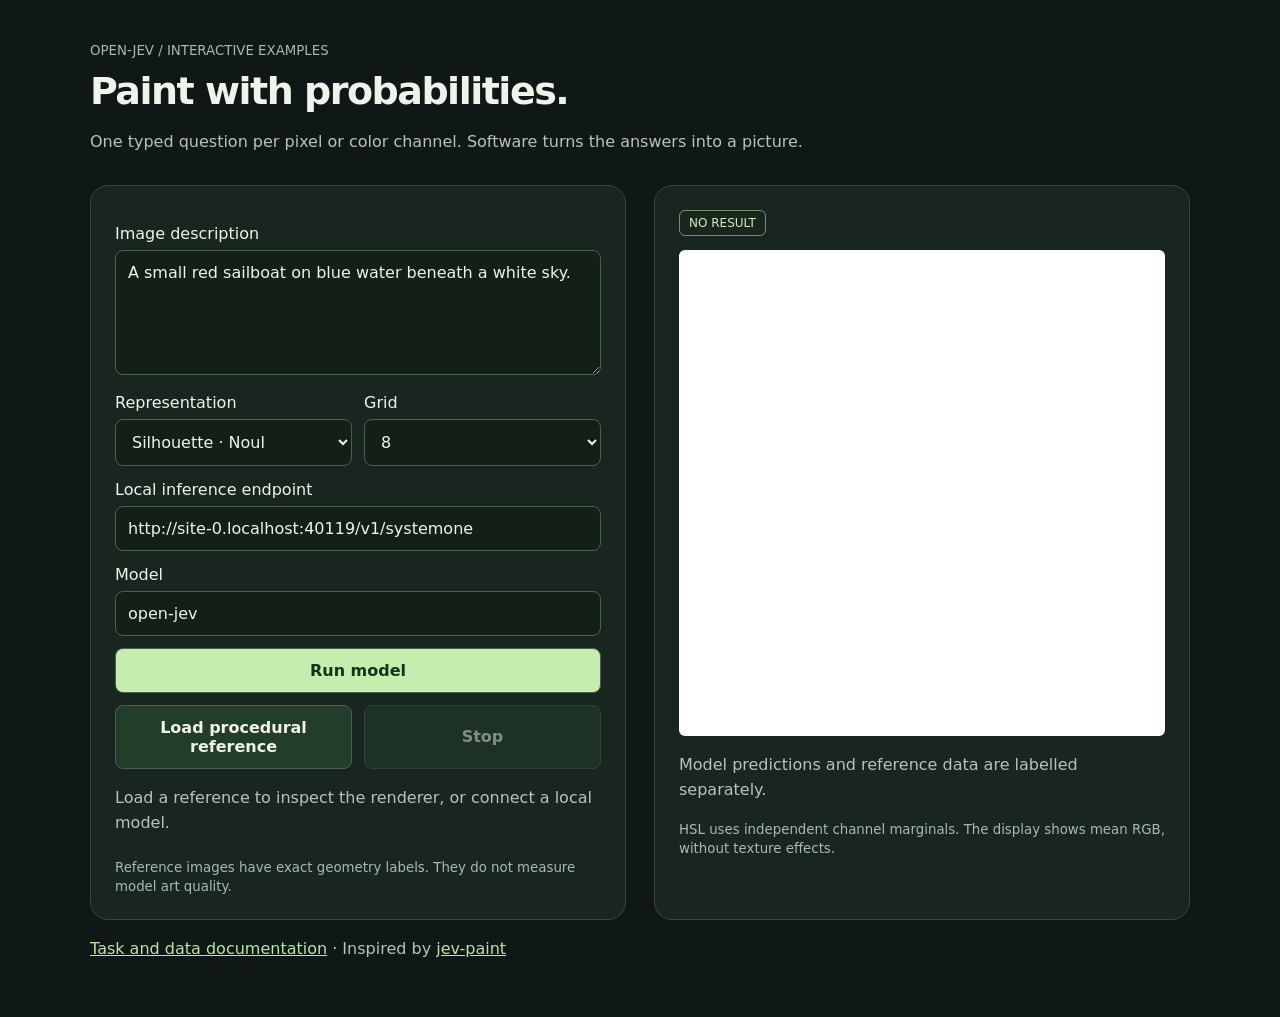
<file: examples/painting/index.html>
<!doctype html>
<html lang="en">
<meta charset="utf-8">
<meta name="viewport" content="width=device-width,initial-scale=1">
<title>Open-Jev · Probability painting</title>
<style>
body{margin:0;background:#101817;color:#eff3e9;font:16px system-ui}main{max-width:1100px;margin:auto;padding:40px 24px}h1{font-size:38px;letter-spacing:-1.5px;margin:10px 0}p{color:#b4c4bc;line-height:1.6}a{color:#b8e6a3}.layout{display:grid;grid-template-columns:1fr 1fr;gap:28px;margin-top:30px}.panel{padding:24px;border:1px solid #34473d;border-radius:18px;background:#192620}label{display:block;margin:14px 0 7px}textarea,input,select,button{box-sizing:border-box;border:1px solid #496050;border-radius:8px;background:#132018;color:#eff3e9;padding:12px;font:inherit;width:100%}textarea{height:125px;resize:vertical}button{cursor:pointer;background:#c6edae;color:#15321c;font-weight:650;margin-top:12px}button.secondary{background:#233d2b;color:#eff3e9}button:disabled{opacity:.5;cursor:wait}.row{display:flex;gap:12px}.row>*{flex:1}canvas{display:block;width:100%;height:auto;background:#fff;image-rendering:pixelated;border-radius:6px}#status{min-height:56px;white-space:pre-wrap}small{color:#a6bbae}#source{display:inline-block;border:1px solid #779568;padding:5px 9px;border-radius:6px;color:#d4eabb;font-size:12px;margin-bottom:14px}@media(max-width:740px){.layout{grid-template-columns:1fr}h1{font-size:30px}}
</style>
<main>
<small>OPEN-JEV / INTERACTIVE EXAMPLES</small>
<h1>Paint with probabilities.</h1>
<p>One typed question per pixel or color channel. Software turns the answers into a picture.</p>
<div class="layout">
<section class="panel">
<label for="prompt">Image description</label><textarea id="prompt">A small red sailboat on blue water beneath a white sky.</textarea>
<div class="row"><div><label for="mode">Representation</label><select id="mode"><option value="silhouette">Silhouette · Noul</option><option value="palette">16 colors · Choice</option><option value="rgb">RGB channels · Noul</option><option value="hsl">HSL · Choice + Score</option></select></div><div><label for="size">Grid</label><select id="size"><option>8</option><option>12</option><option>16</option><option>24</option><option>32</option></select></div></div>
<label for="endpoint">Local inference endpoint</label><input id="endpoint" spellcheck="false">
<label for="model">Model</label><input id="model" value="open-jev" spellcheck="false">
<button id="run">Run model</button><div class="row"><button class="secondary" id="reference">Load procedural reference</button><button class="secondary" id="stop" disabled>Stop</button></div>
<p id="status" role="status">Load a reference to inspect the renderer, or connect a local model.</p>
<small>Reference images have exact geometry labels. They do not measure model art quality.</small>
</section>
<section class="panel"><span id="source">NO RESULT</span><canvas id="canvas" width="8" height="8"></canvas><p id="caption">Model predictions and reference data are labelled separately.</p><small>HSL uses independent channel marginals. The display shows mean RGB, without texture effects.</small></section>
</div>
<p><a href="https://github.com/Zefan-Cai/Open-Jev-Dev/blob/main/docs/painting.md">Task and data documentation</a> · Inspired by <a href="https://github.com/achimala/jev-paint">jev-paint</a></p>
</main>
<script type="module" src="app.mjs"></script>
</html>
</file>
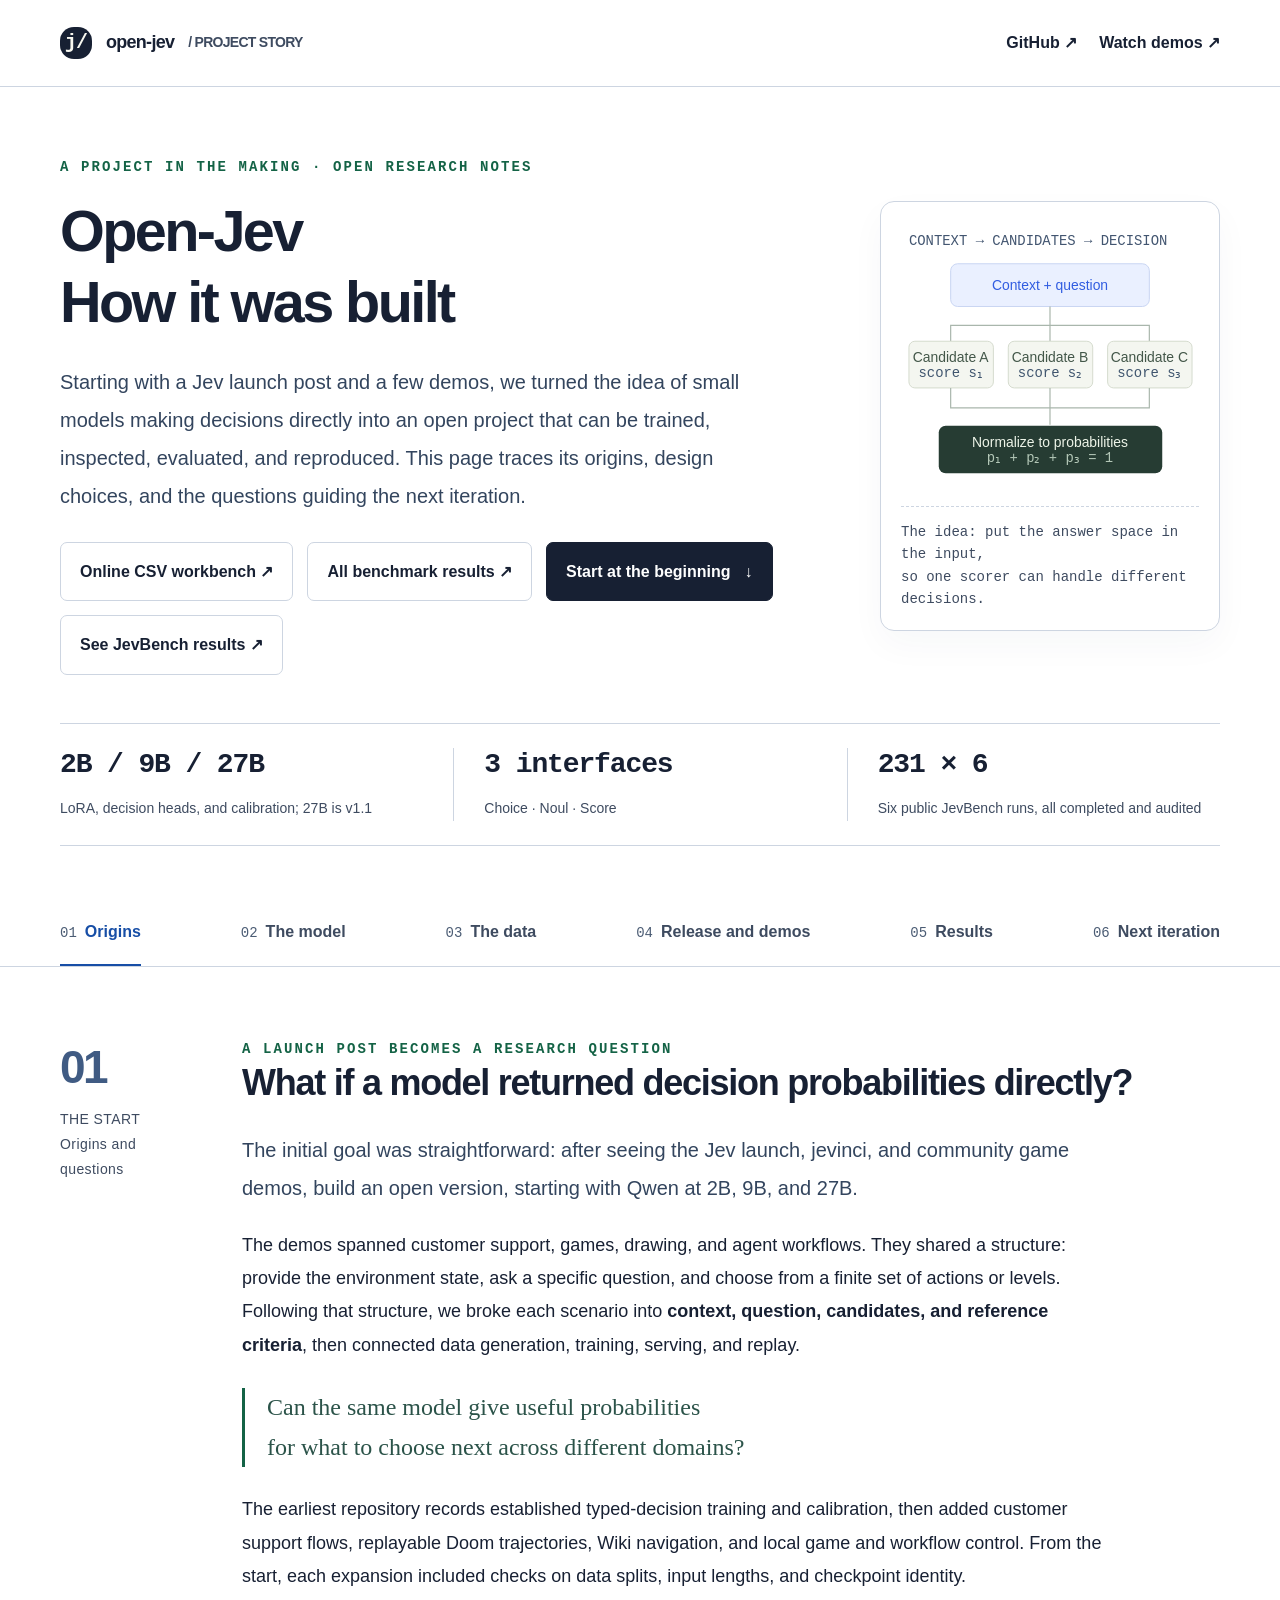
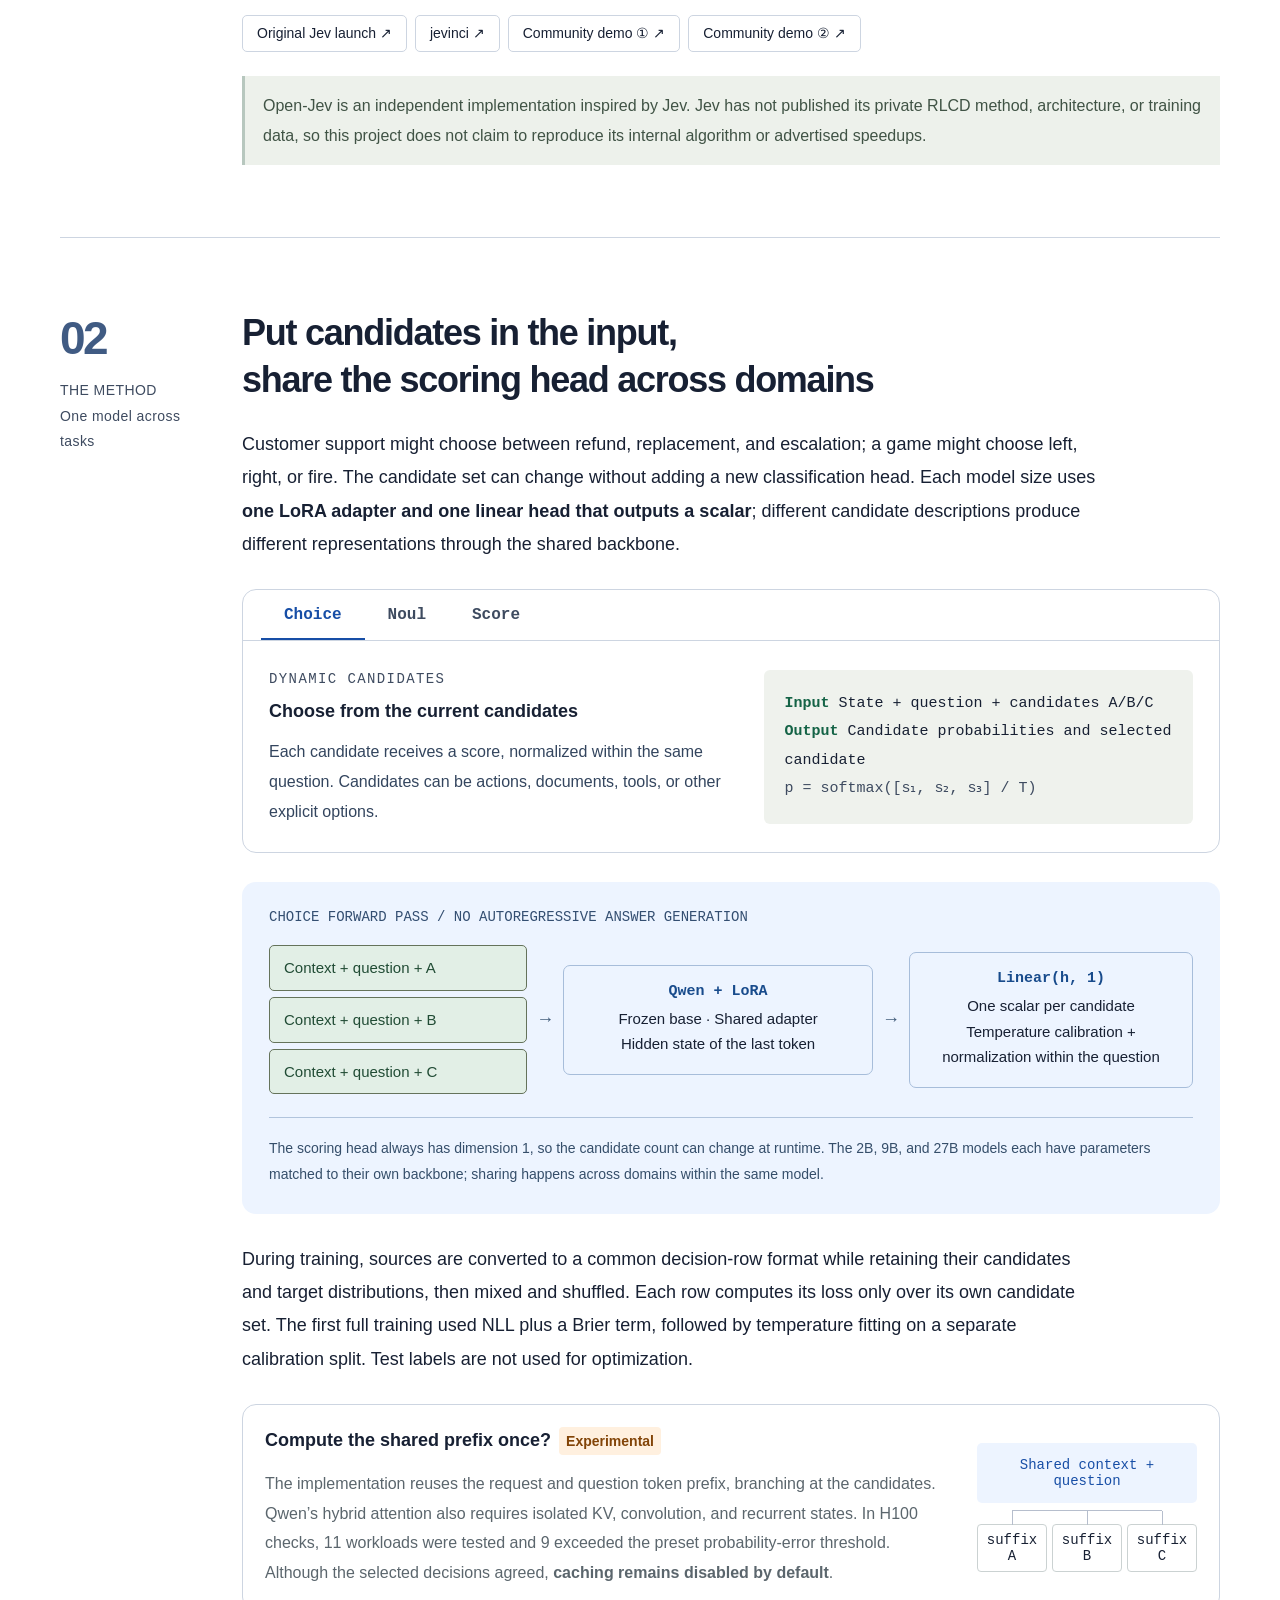
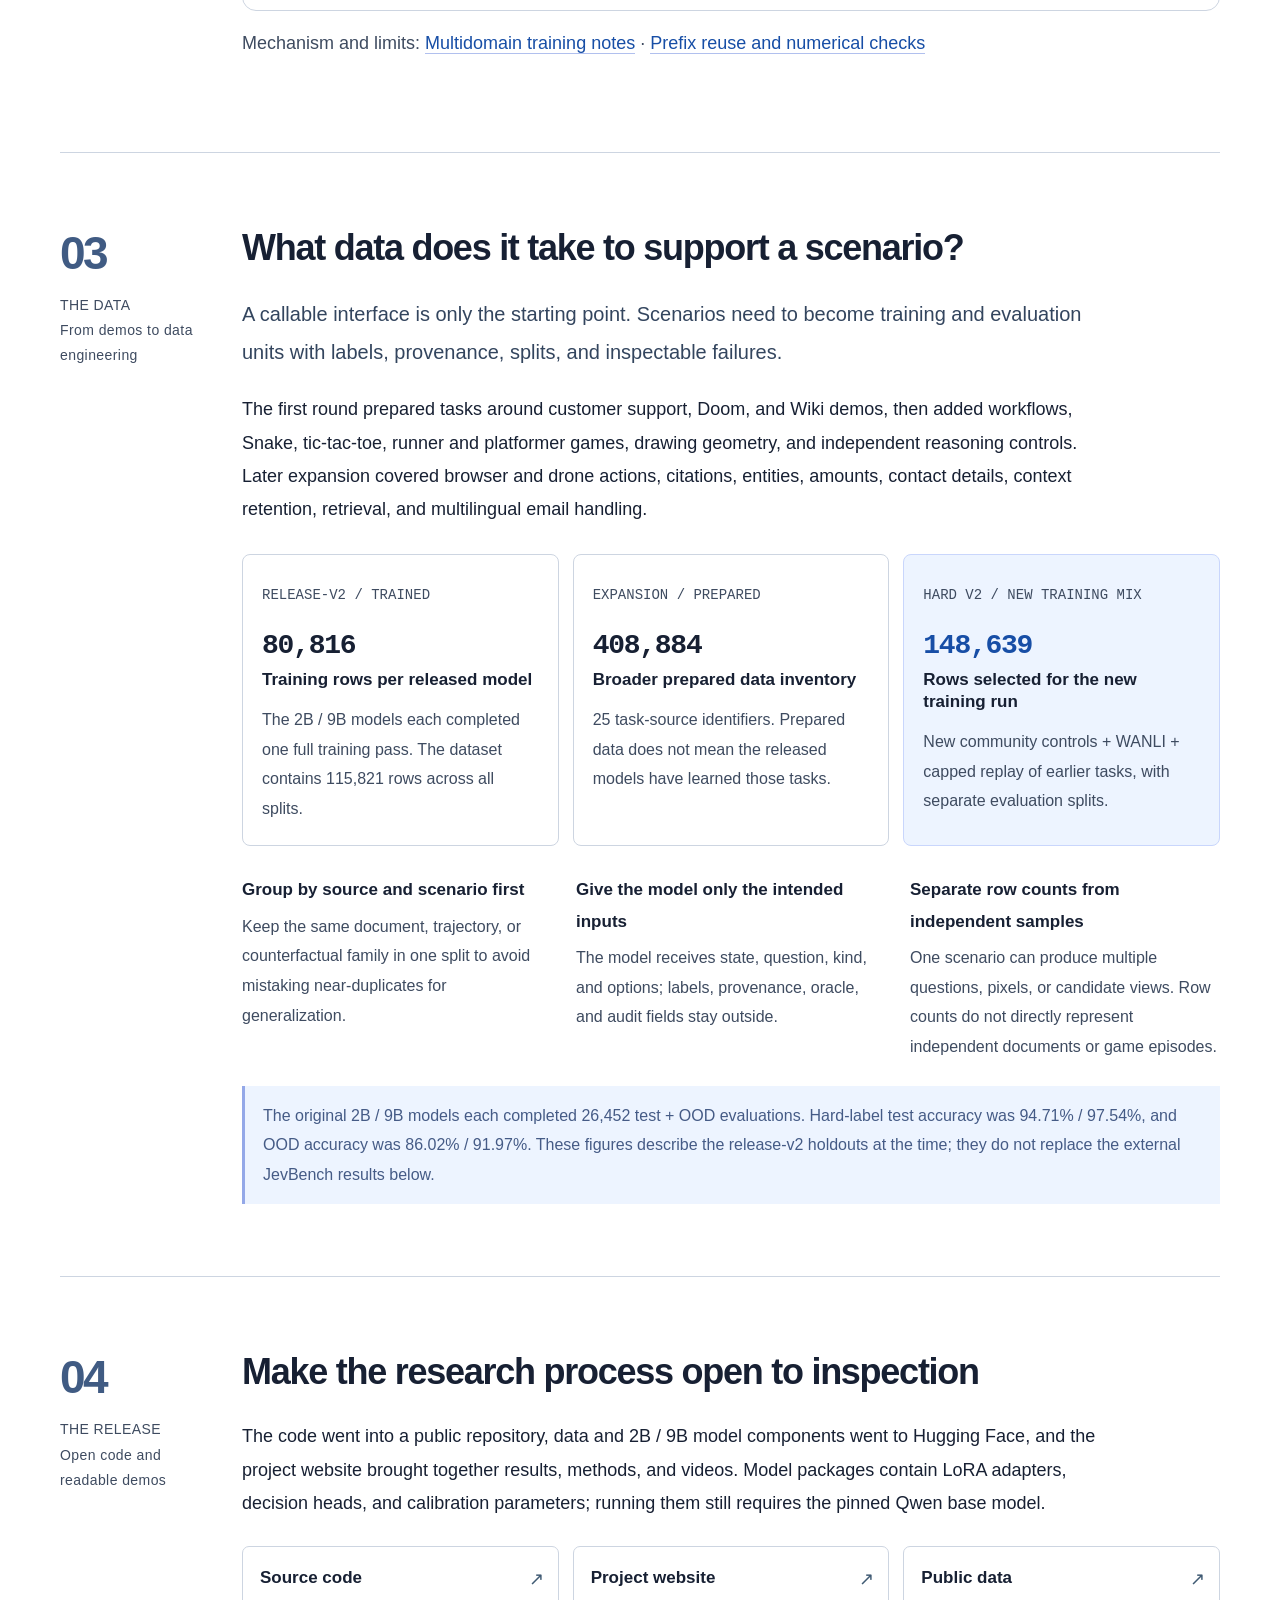
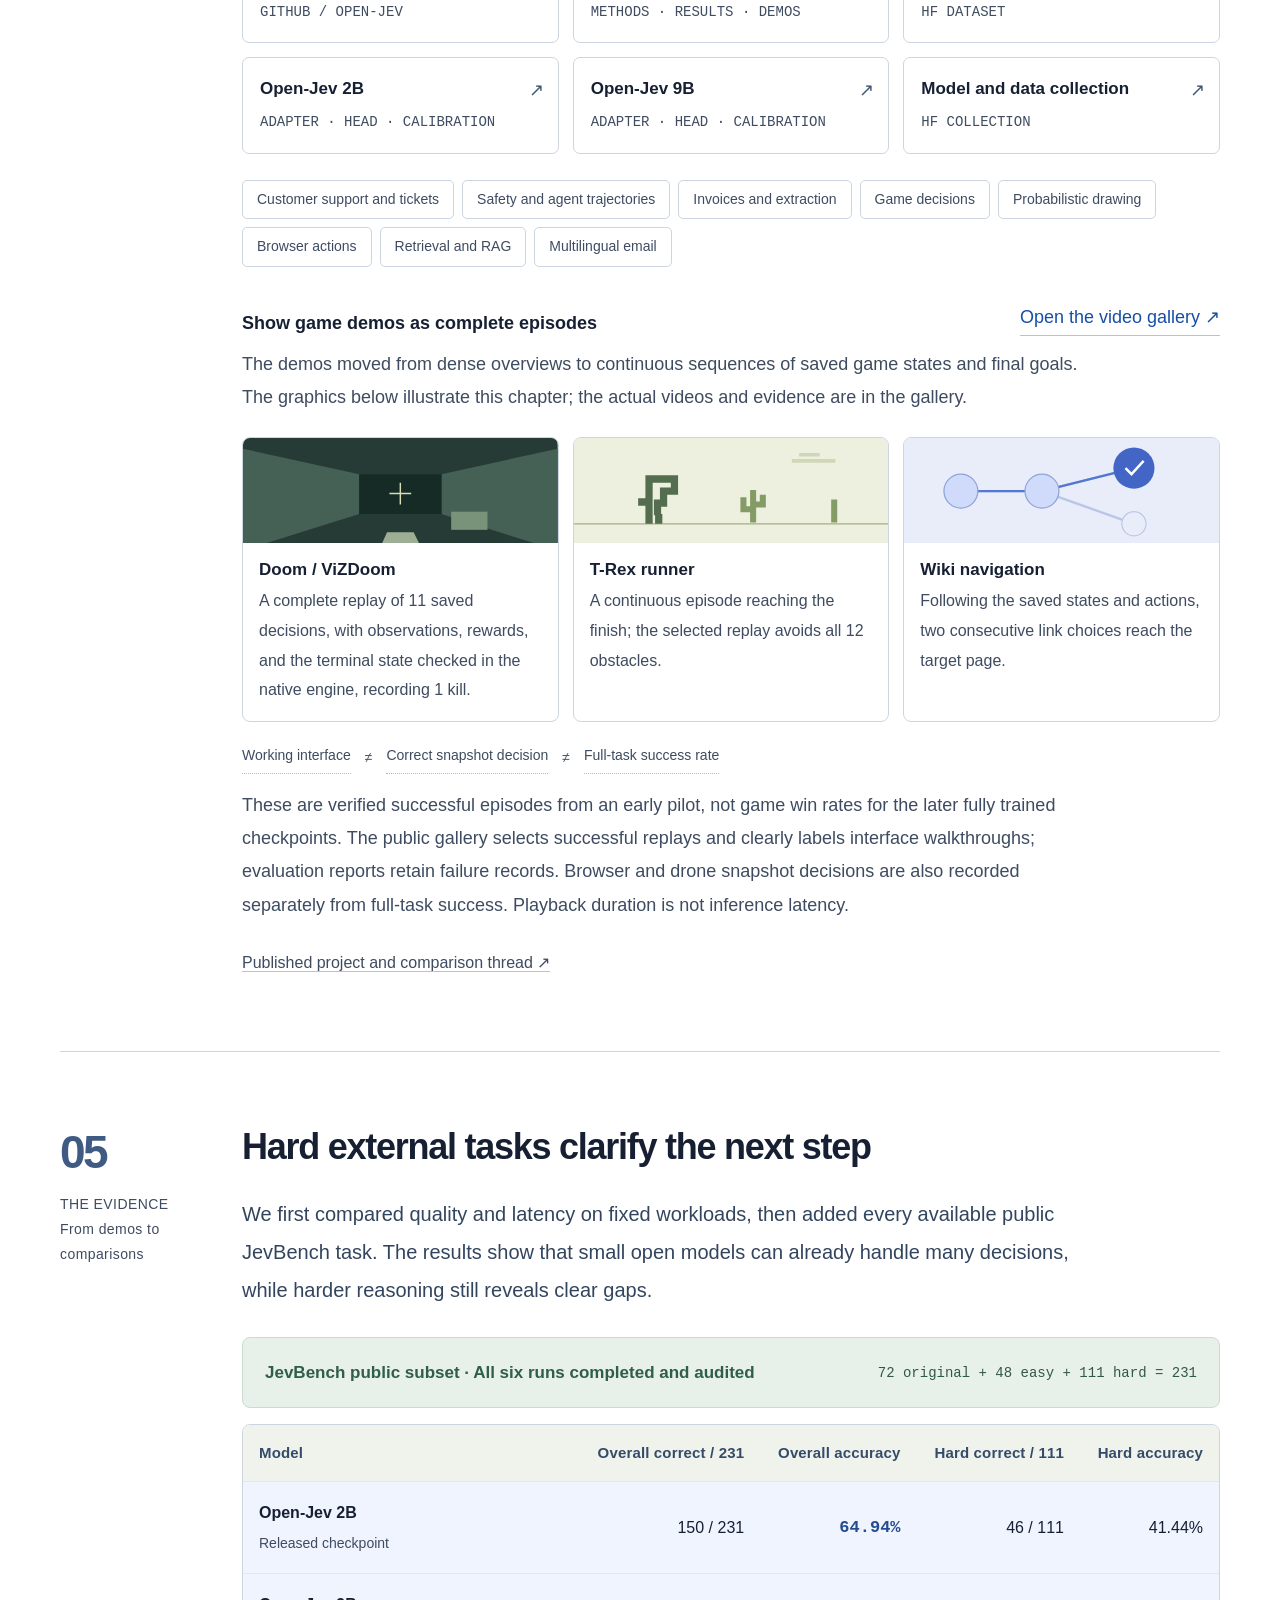
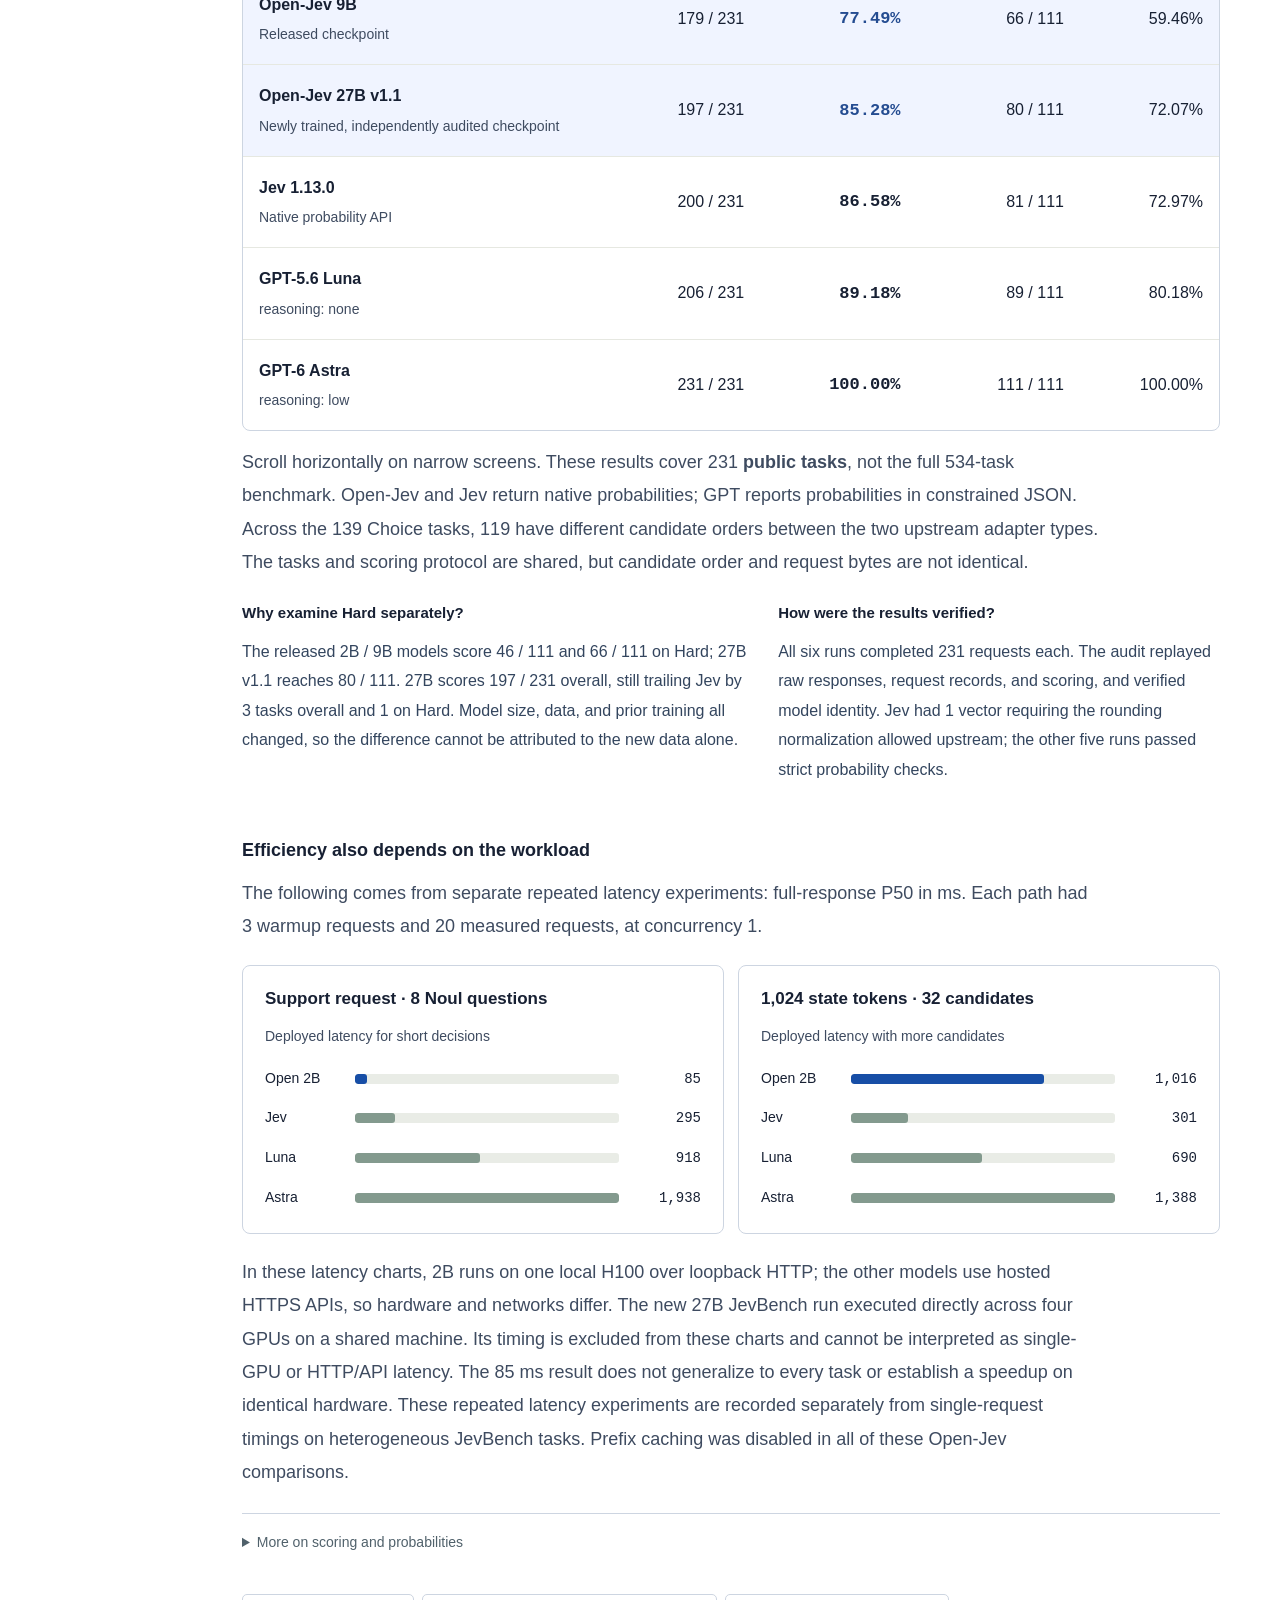
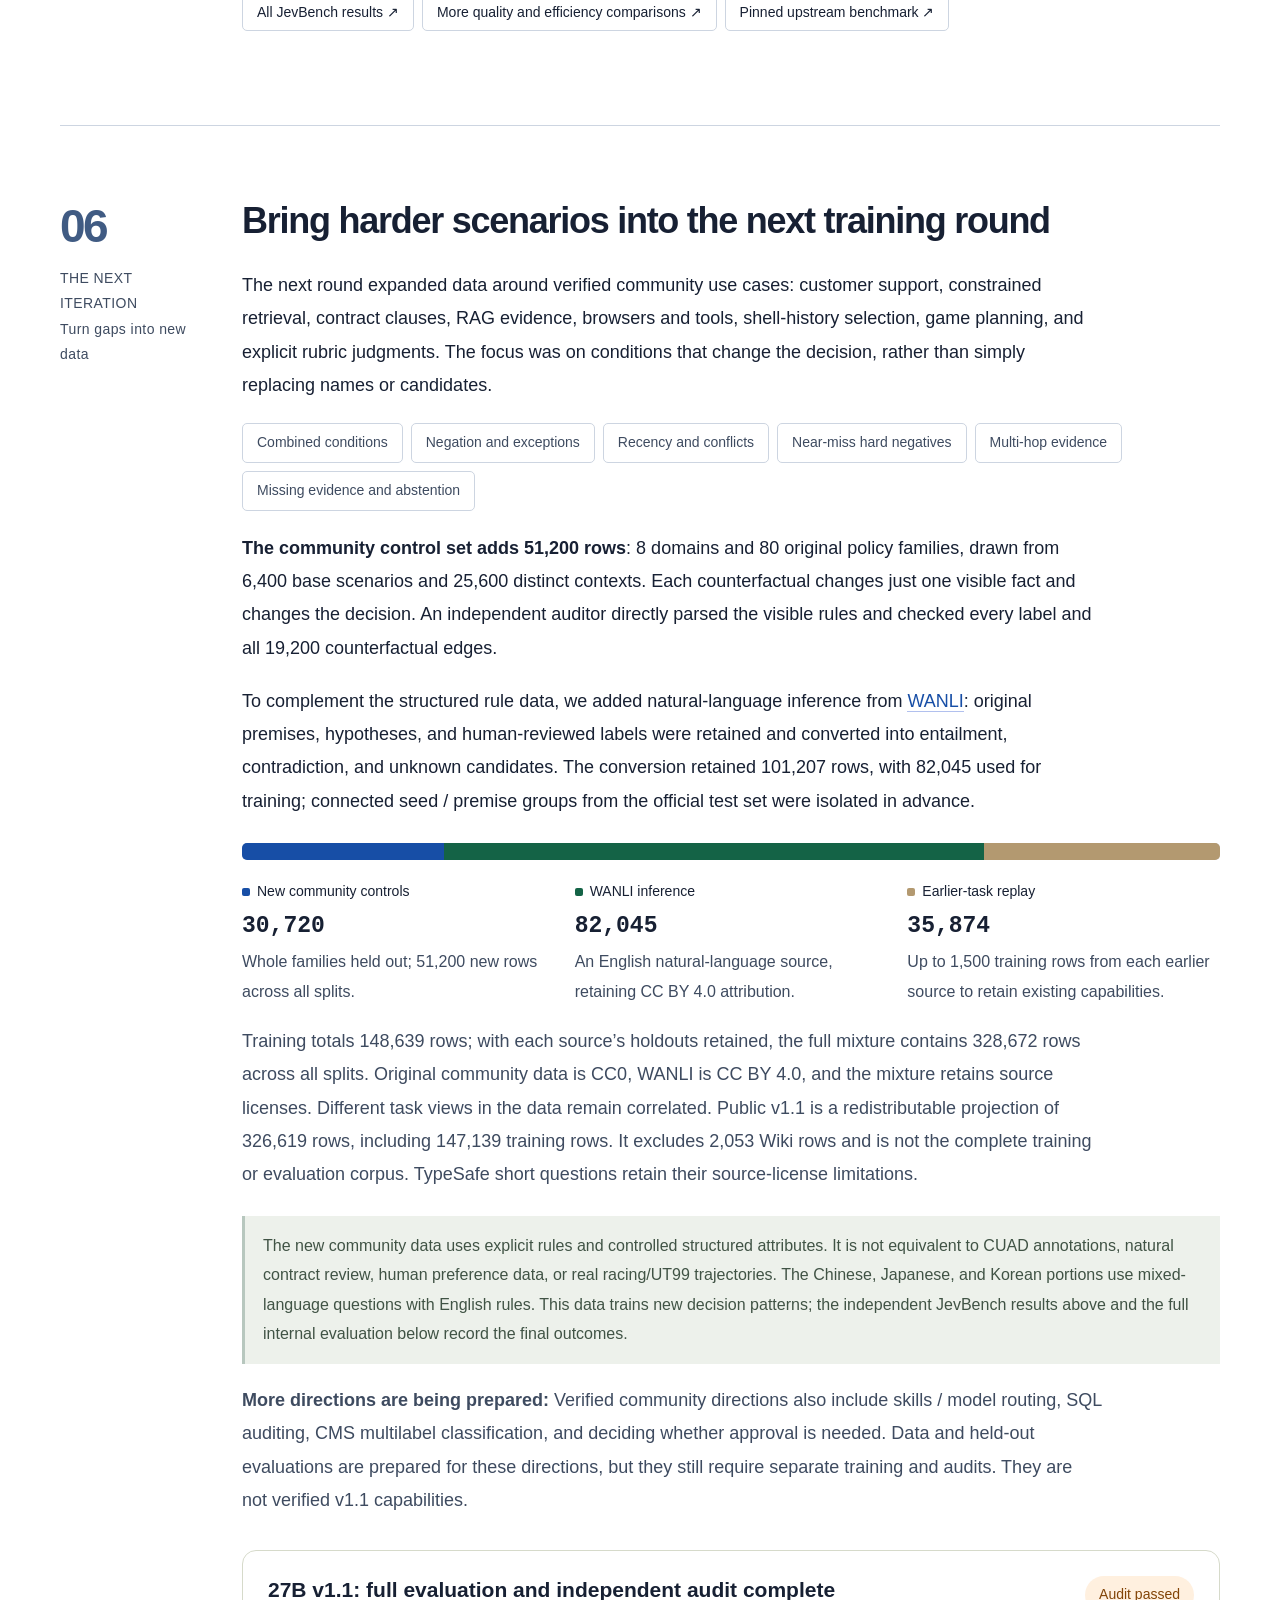
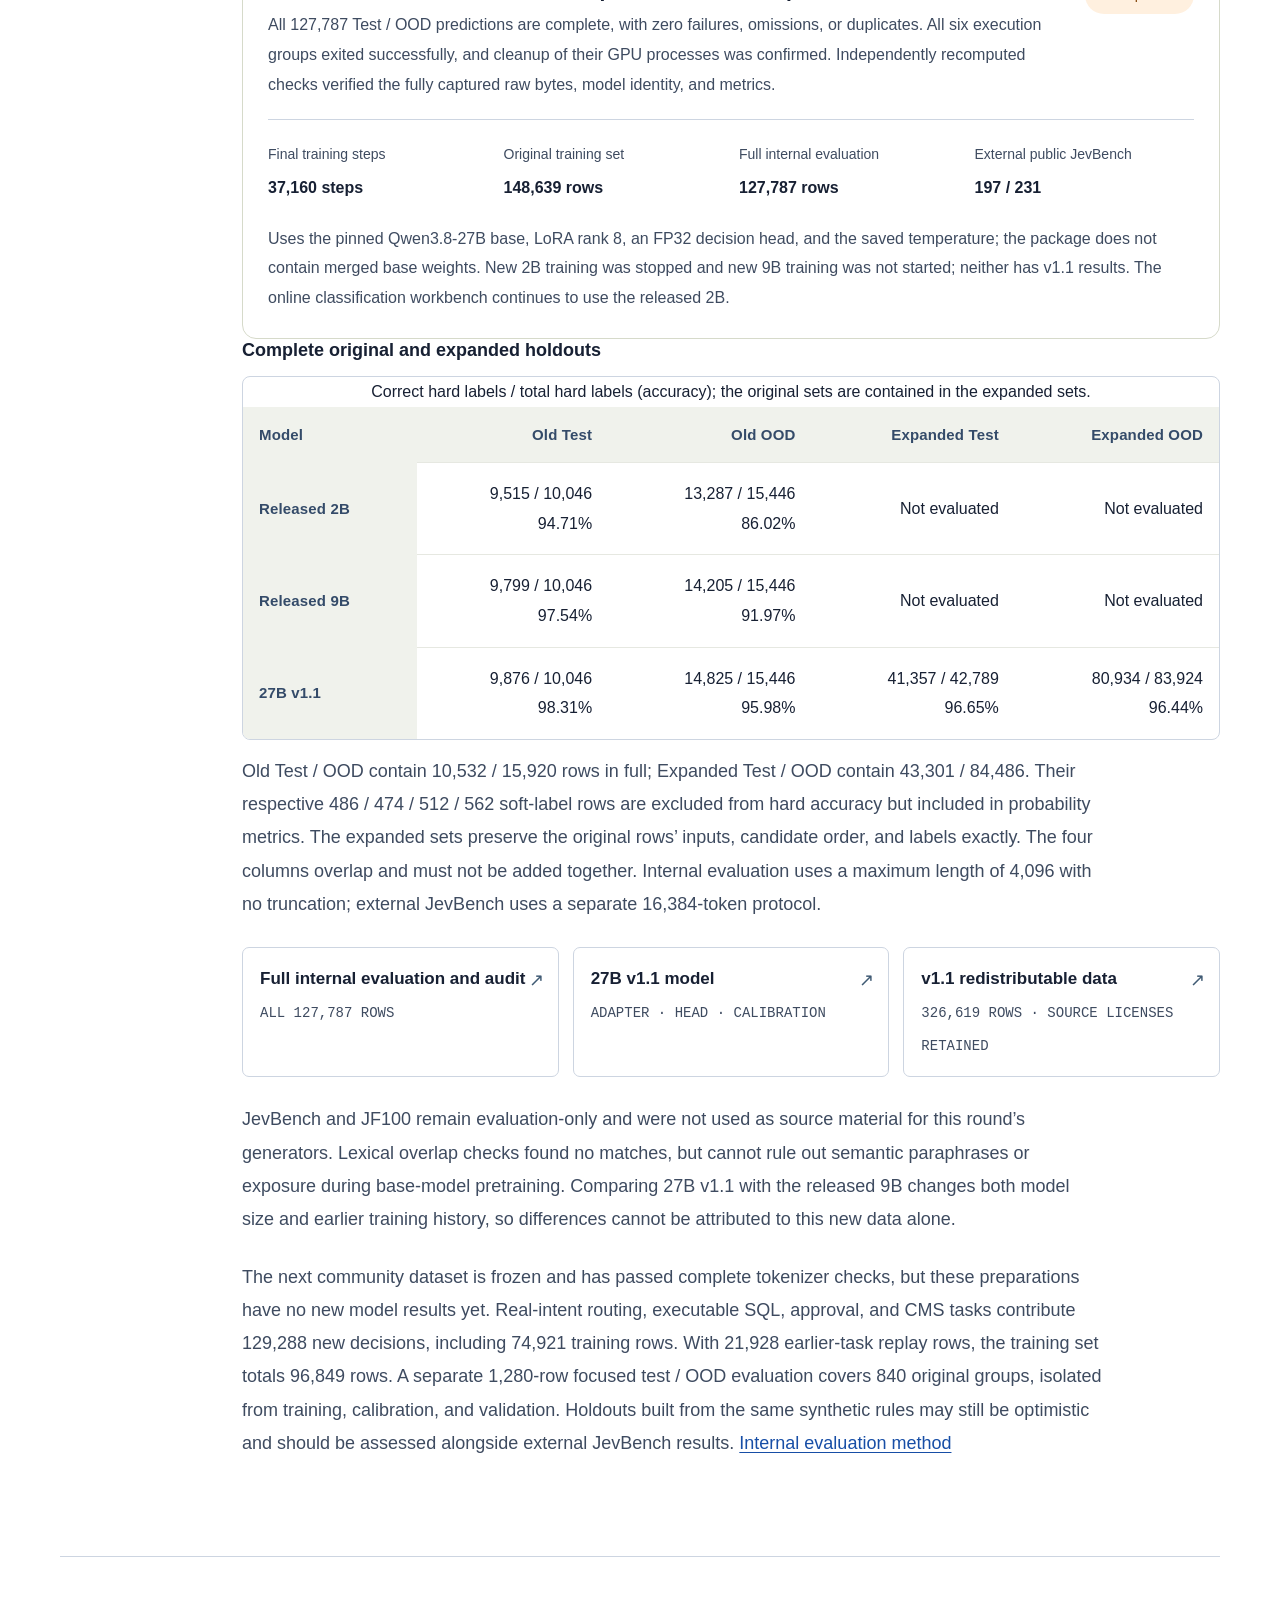
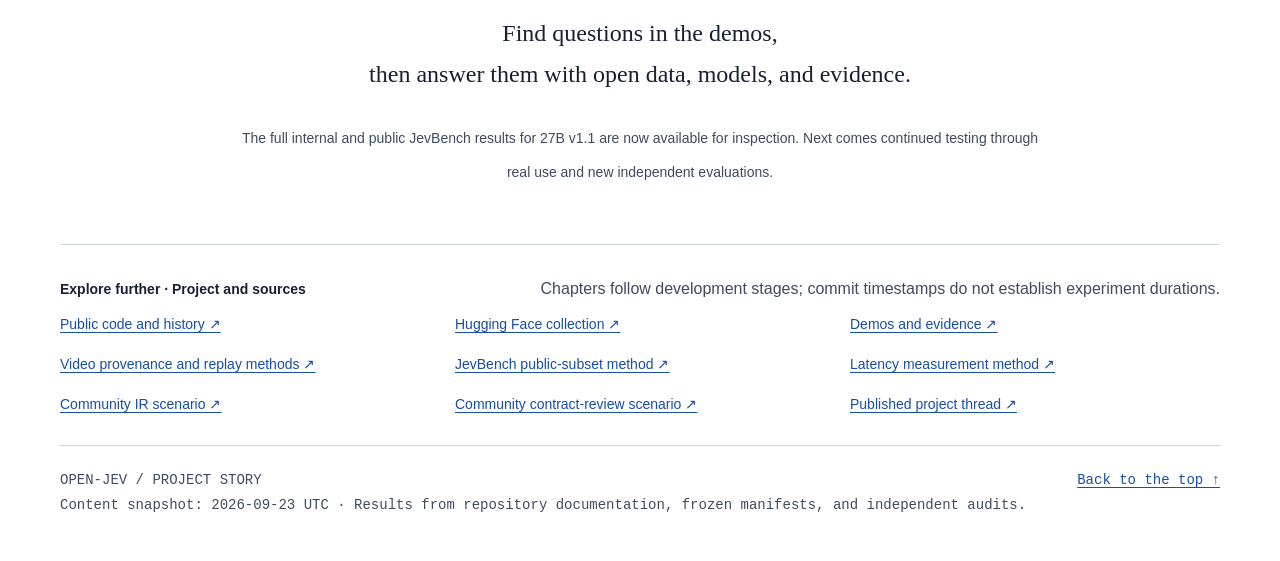
<file: release/project-story/index.html>
<!doctype html>
<html lang="en">
<head>
  <meta charset="utf-8">
  <meta name="viewport" content="width=device-width, initial-scale=1">
  <meta name="description" content="The Open-Jev project story: building open candidate-scoring models, data, evaluations, and reproducible demos, inspired by Jev.">
  <meta name="theme-color" content="#f7f6f1">
  <title>Open-Jev · How an open decision model was built</title>
  <style>
    :root{--paper:#ffffff;--card:#ffffff;--ink:#172033;--muted:#3e4b60;--line:#cdd5e1;--blue:#174ea6;--blue-light:#edf4ff;--green:#146346;--green-light:#e7f1e9;--orange:#824407;--orange-light:#fff0df;--serif:Georgia,"Times New Roman",serif;--sans:-apple-system,BlinkMacSystemFont,"Segoe UI",sans-serif;--mono:"SFMono-Regular",Consolas,monospace}
    *{box-sizing:border-box}html{scroll-behavior:smooth;scroll-padding-top:100px}body{margin:0;background:var(--paper);color:var(--ink);font-family:var(--sans);font-size:18px;font-weight:500;line-height:1.85;-webkit-font-smoothing:antialiased}a{color:inherit;text-decoration:none}a:focus-visible,button:focus-visible,summary:focus-visible{outline:3px solid var(--blue);outline-offset:5px}button{font:inherit}::selection{background:#d5e2ff}h1,h2,h3,p{margin-top:0}h1,h2,h3{line-height:1.3}p{margin-bottom:1.1em}.wrap{width:min(1160px,calc(100% - 80px));margin-inline:auto}.text-link{color:var(--blue);border-bottom:1px solid #b1c0ee}.text-link:hover{border-color:var(--blue)}.small{font-size:14px;line-height:1.7;color:var(--muted)}.eyebrow{font:600 14px/1.5 var(--mono);letter-spacing:.15em;text-transform:uppercase;color:var(--green)}.muted{color:var(--muted)}.mono{font-family:var(--mono)}
    .reading-progress{position:fixed;top:0;left:0;z-index:20;height:3px;background:var(--blue);width:0;transition:width .1s linear}.masthead{border-bottom:1px solid var(--line)}.masthead-inner{height:84px;display:flex;align-items:center;justify-content:space-between;gap:20px}.brand{display:flex;gap:14px;align-items:center;font-size:18px;font-weight:750;letter-spacing:-.04em}.brand-mark{height:32px;width:32px;background:var(--ink);color:#f8f8f0;display:grid;place-items:center;border-radius:14px;font:600 20px var(--mono)}.masthead-note{font-size:14px;color:var(--muted)}.masthead-actions{display:flex;align-items:center;gap:22px;font-size:14px}.masthead-actions a:hover{color:var(--blue)}
    .hero{padding:70px 0 54px}.hero-grid{display:grid;grid-template-columns:1fr 340px;align-items:center;gap:64px}.hero h1{font-family:var(--sans);font-weight:750;font-size:clamp(40px,4.5vw,62px);letter-spacing:-.045em;line-height:1.24;margin:18px 0 24px}.hero h1 span{display:block}.hero-lead{font-size:18px;line-height:1.9;max-width:680px;color:#33455e}.hero-links{display:flex;gap:14px;flex-wrap:wrap;margin-top:27px}.button{display:inline-flex;align-items:center;justify-content:center;gap:14px;padding:14px 19px;border:1px solid var(--line);border-radius:7px;font-size:14px;background:var(--card);transition:transform .15s,background .15s}.button:hover{transform:translateY(-2px);background:#fff}.button.primary{background:var(--ink);border-color:var(--ink);color:white}.button.primary:hover{background:#35424d}.hero-art{position:relative}.diagram-paper{padding:26px 20px 20px;border:1px solid var(--line);background:var(--card);border-radius:14px;box-shadow:0 14px 35px #26344709;transform:none}.diagram-paper svg{display:block;width:100%;height:auto}.paper-caption{font:14px/1.6 var(--mono);color:var(--muted);margin-top:14px;border-top:1px dashed var(--line);padding-top:14px}.hero-art:before{display:none;content:"";position:absolute;inset:14px -14px -8px 14px;border:1px solid #d4dbd4;border-radius:14px;transform:rotate(-2deg);background:#edf0e8;z-index:-1}.hero-stats{display:grid;grid-template-columns:repeat(3,1fr);border-top:1px solid var(--line);border-bottom:1px solid var(--line);margin-top:48px;padding:24px 0;gap:20px}.hero-stat:not(:first-child){border-left:1px solid var(--line);padding-left:30px}.hero-stat strong{display:block;font:600 25px/1.2 var(--mono);letter-spacing:-.04em}.hero-stat span{display:block;font-size:14px;color:var(--muted);margin-top:14px}
    .chapter-nav{position:sticky;top:0;z-index:10;background:#fffffff5;backdrop-filter:blur(16px);border-bottom:1px solid var(--line)}.chapter-nav-inner{display:flex;justify-content:space-between;gap:16px;overflow-x:auto;scrollbar-width:none}.chapter-nav a{padding:17px 0;white-space:nowrap;font-size:14px;border-bottom:2px solid transparent;color:var(--muted)}.chapter-nav a b{font:14px var(--mono);margin-right:8px;color:#4b5c74}.chapter-nav a.active,.chapter-nav a:hover{color:var(--blue);border-bottom-color:var(--blue)}
    .chapter{display:grid;grid-template-columns:138px 1fr;gap:44px;padding:72px 0;border-bottom:1px solid var(--line)}.chapter-side{padding-top:5px}.chapter-number{font:700 46px/1 var(--sans);color:#405b83;letter-spacing:-.055em}.chapter-side p{font-size:14px;margin:17px 0 0;color:var(--muted);letter-spacing:.03em;line-height:1.8}.chapter h2{font-family:var(--sans);font-weight:750;font-size:35px;letter-spacing:-.035em;margin:0 0 24px}.chapter h3{font-size:18px;font-weight:650;margin:0 0 14px}.chapter-content>p{max-width:820px}.section-intro{font-size:18px;line-height:1.9;color:#33455e}.quote{font-family:var(--serif);font-size:24px;line-height:1.65;padding-left:22px;margin:26px 0;border-left:3px solid var(--green);color:#2b5349}.source-row{display:flex;gap:8px;flex-wrap:wrap;margin:22px 0}.source-pill{font-size:14px;line-height:1.5;padding:7px 14px;border:1px solid var(--line);border-radius:5px;background:#ffffff6b}.source-pill:hover{border-color:#98acc0;color:var(--blue)}.note{padding:15px 18px;border-left:3px solid #b7c7be;background:#edf1eb;font-size:14px;line-height:1.85;color:#405345;margin-top:24px}.note.blue{border-color:#94a8e8;background:var(--blue-light);color:#455b86}.note.orange{border-color:#d9ad76;background:var(--orange-light);color:#78552f}
    .task-switch{border:1px solid var(--line);border-radius:14px;background:var(--card);margin:28px 0;overflow:hidden}.task-tabs{display:flex;gap:0;border-bottom:1px solid var(--line);padding:0 18px}.task-tabs button{border:0;border-bottom:2px solid transparent;background:none;padding:16px 23px 14px;color:var(--muted);font:600 14px var(--mono);cursor:pointer}.task-tabs button[aria-selected="true"]{border-bottom-color:var(--blue);color:var(--blue)}.task-panel{padding:26px;display:grid;grid-template-columns:1.1fr 1fr;gap:24px;align-items:center}.task-panel[hidden]{display:none}.task-panel p{font-size:14px;margin-bottom:0;color:#33455e}.task-output{font:14px/1.9 var(--mono);padding:20px;background:#eff2ed;border-radius:6px;overflow-wrap:anywhere}.task-output b{color:var(--green)}.task-label{display:block;font-size:14px;letter-spacing:.1em;font-family:var(--mono);color:var(--muted);margin-bottom:7px}.method{background:#edf4ff;border-radius:14px;padding:27px;margin:29px 0;color:#172033}.method-label{font:14px var(--mono);color:#334e71;margin-bottom:20px}.method-track{display:grid;grid-template-columns:1fr 24px 1.2fr 24px 1.1fr;gap:6px;align-items:center}.method-node{border:1px solid #a7bdda;border-radius:7px;padding:17px 14px;text-align:center;font-size:14px;line-height:1.7}.method-node b{display:block;font:600 14px var(--mono);margin-bottom:6px;color:#184b8c}.method-arrow{text-align:center;color:#415c7b}.method-candidates{display:grid;gap:6px}.method-candidate{padding:8px 14px;border:1px solid #65735b;border-radius:5px;background:#e2efe6;font-size:14px;color:#214c35}.method-foot{border-top:1px solid #b1c4dd;margin-top:23px;padding-top:18px;font-size:14px;color:#354e6a;line-height:1.8}.formula{font:14px/1.8 var(--mono);white-space:normal;color:#355175;background:var(--blue-light);border-radius:5px;padding:14px 17px;margin:16px 0}.cache-box{display:grid;grid-template-columns:1fr 220px;gap:26px;align-items:center;border:1px solid var(--line);padding:22px;border-radius:14px;margin-top:28px}.cache-box p{font-size:14px;margin:0;color:#5b666d}.cache-mini{font:14px var(--mono);text-align:center}.cache-prefix{padding:14px;border-radius:5px;background:var(--blue-light);color:var(--blue)}.cache-forks{display:grid;grid-template-columns:repeat(3,1fr);gap:5px;margin-top:21px;position:relative}.cache-forks:before{content:"";position:absolute;left:16%;right:16%;top:-14px;border-top:1px solid #b6becd}.cache-forks span{border:1px solid #cbd2d2;border-radius:4px;padding:7px 3px;position:relative}.cache-forks span:before{content:"";height:14px;width:1px;background:#b6becd;position:absolute;left:50%;top:-14px}.status-tag{display:inline-block;font-size:14px;line-height:1.3;padding:5px 7px;color:var(--orange);background:var(--orange-light);border-radius:4px;margin-left:8px;vertical-align:middle}
    .evolution{display:grid;grid-template-columns:repeat(3,1fr);gap:14px;margin:27px 0}.evolution-card{padding:22px 19px;border:1px solid var(--line);border-radius:8px;background:var(--card)}.evolution-card .step{font:14px var(--mono);color:var(--muted)}.evolution-card strong{display:block;font:600 28px var(--mono);letter-spacing:-.045em;margin:20px 0 8px}.evolution-card h3{font-size:14px;margin-bottom:14px}.evolution-card p{font-size:14px;line-height:1.75;margin:0;color:var(--muted)}.evolution-card.highlight{background:var(--blue-light);border-color:#c9d6fc}.evolution-card.highlight strong{color:var(--blue)}.principles{display:grid;grid-template-columns:repeat(3,1fr);gap:24px;margin-top:28px}.principles strong{display:block;font-size:14px;margin-bottom:6px}.principles p{font-size:14px;color:var(--muted);margin:0;line-height:1.8}.domain-list{display:flex;flex-wrap:wrap;gap:8px;margin:21px 0}.domain-list span{padding:6px 14px;background:var(--card);border:1px solid var(--line);border-radius:5px;font-size:14px;color:#3e4b60}.release-links{display:grid;grid-template-columns:repeat(3,1fr);gap:14px;margin:26px 0}.release-link{border:1px solid var(--line);border-radius:7px;padding:15px 17px;background:var(--card);position:relative}.release-link:hover{border-color:#879dbc}.release-link b{display:block;font-size:14px}.release-link span{font:14px/1.5 var(--mono);color:var(--muted)}.release-link:after{content:"↗";position:absolute;right:14px;top:16px;color:#405b74}.episode-grid{display:grid;grid-template-columns:repeat(3,1fr);gap:14px;margin-top:23px}.episode{border-radius:8px;overflow:hidden;border:1px solid var(--line);background:var(--card)}.episode-art{height:105px;display:grid;place-items:center;position:relative;background:#e7eee9}.episode-art svg{width:100%;height:100%}.episode-caption{padding:16px}.episode-caption h3{font-size:14px;margin-bottom:5px}.episode-caption p{font-size:14px;line-height:1.75;color:var(--muted);margin:0}.episode-topline{display:flex;justify-content:space-between;gap:14px;align-items:end;margin-top:34px}.episode-topline h3{margin-bottom:0}.evidence-strip{margin-top:21px;display:flex;gap:14px;align-items:center;flex-wrap:wrap;font-size:14px;color:var(--muted)}.evidence-strip span{border-bottom:1px dotted #b5bcb6;padding-bottom:4px}.evidence-strip b{font-weight:400;color:#46566b}
    .result-banner{display:flex;justify-content:space-between;align-items:center;gap:20px;background:var(--green-light);border:1px solid #cbdccf;padding:19px 22px;border-radius:8px;margin:28px 0 16px}.result-banner strong{font-size:14px;color:#305e4b}.result-banner span{font:14px var(--mono);color:#305943}.table-scroll{overflow:auto;border:1px solid var(--line);border-radius:8px;background:var(--card)}table{border-collapse:collapse;width:100%;font-size:14px}th{text-align:right;font-weight:500;color:var(--muted);font-size:14px;letter-spacing:.01em;background:#f0f2ec;padding:14px 16px;white-space:nowrap}th:first-child,td:first-child{text-align:left}td{text-align:right;padding:16px;border-top:1px solid #e6e8e1;font-variant-numeric:tabular-nums;white-space:nowrap}.model-cell{font-weight:600}.model-cell small{display:block;font-size:14px;color:var(--muted);font-weight:400;margin-top:3px}.our-row td{background:#f0f4ff}.metric-main{font-weight:700;color:#244c91}.result-percent{font:600 15px var(--mono)}.table-note{font-size:14px;line-height:1.85;color:var(--muted);margin:15px 0 24px}.result-reading{display:grid;grid-template-columns:1.15fr 1fr;gap:28px;margin-top:24px}.result-reading h3{font-size:15px}.result-reading p{font-size:14px;color:#33455e}.latency-grid{display:grid;grid-template-columns:1fr 1fr;gap:14px;margin:22px 0}.latency-card{border:1px solid var(--line);background:var(--card);border-radius:8px;padding:22px}.latency-card h3{font-size:14px}.latency-card .small{font-size:14px}.bar-row{display:grid;grid-template-columns:65px 1fr 53px;gap:14px;align-items:center;margin-top:14px;font-size:14px}.bar{height:7px;background:#e9ece6;border-radius:3px;overflow:hidden}.bar i{display:block;height:100%;background:#839a8e;border-radius:3px}.bar-row.ours .bar i{background:var(--blue)}.bar-row b{font:500 14px var(--mono);text-align:right}.comparison-title{margin-top:37px!important}.protocol-details{border-top:1px solid var(--line);margin-top:22px;font-size:14px;color:var(--muted)}.protocol-details summary{cursor:pointer;padding:16px 0;color:#50616b}.protocol-details p{padding:0 0 14px;margin:0;line-height:1.9}
    .mix-bar{display:flex;height:17px;border-radius:5px;overflow:hidden;margin:25px 0 19px;background:var(--line)}.mix-bar span:nth-child(1){background:var(--blue);width:20.667%}.mix-bar span:nth-child(2){background:var(--green);width:55.198%}.mix-bar span:nth-child(3){background:#b39970;flex:1}.mix-legend{display:grid;grid-template-columns:repeat(3,1fr);gap:20px}.mix-legend .legend-label{font-size:14px;display:flex;gap:7px;align-items:center}.mix-legend i{display:inline-block;width:8px;height:8px;border-radius:2px;background:var(--blue)}.mix-legend>div:nth-child(2) i{background:var(--green)}.mix-legend>div:nth-child(3) i{background:#b39970}.mix-legend strong{font:600 23px var(--mono);display:block;margin:8px 0}.mix-legend p{font-size:14px;color:var(--muted);line-height:1.75;margin:0}.training-box{border:1px solid #d6daca;border-radius:14px;background:var(--card);padding:25px;margin-top:33px}.training-header{display:flex;justify-content:space-between;gap:20px;align-items:flex-start}.training-header h3{margin-bottom:7px;font-size:17px}.training-state{display:inline-flex;align-items:center;gap:7px;border-radius:20px;background:var(--orange-light);padding:6px 14px;font-size:14px;color:var(--orange);white-space:nowrap}.status-dot{width:6px;height:6px;border-radius:50%;background:#c18849}.training-config{display:grid;grid-template-columns:repeat(4,1fr);gap:16px;padding-top:22px;margin-top:20px;border-top:1px solid var(--line)}.training-config dt{font-size:14px;color:var(--muted)}.training-config dd{font-size:14px;margin:5px 0 0;font-weight:600}.training-next{font-size:14px;color:var(--muted);line-height:1.8;margin:21px 0 0}.closing{padding:56px 0 28px;text-align:center;max-width:800px;margin:auto}.closing p{font-family:var(--serif);font-size:24px;line-height:1.7}.closing span{font-size:14px;color:var(--muted)}.source-footer{margin-top:28px;border-top:1px solid var(--line);padding:29px 0 40px}.source-footer-top{display:flex;align-items:baseline;justify-content:space-between;gap:24px}.source-footer h2{font:600 14px var(--sans);margin:0 0 15px}.reference-grid{display:grid;grid-template-columns:repeat(3,1fr);gap:14px 25px;font-size:14px;color:var(--muted)}.reference-grid a:hover{color:var(--blue)}.footer-bottom{display:flex;justify-content:space-between;gap:20px;border-top:1px solid var(--line);padding-top:22px;margin-top:27px;font:14px/1.8 var(--mono);color:var(--muted)}
    @media(max-width:1000px){.wrap{width:calc(100% - 48px)}.hero-grid{grid-template-columns:1fr 280px;gap:35px}.hero h1{font-size:47px}.chapter{grid-template-columns:82px 1fr;gap:24px}.chapter-number{font-size:45px}.method-track{grid-template-columns:1fr 16px 1.15fr 16px 1fr}.method{padding:22px}.release-links{grid-template-columns:repeat(2,1fr)}.chapter h2{font-size:31px}}
    @media(max-width:760px){html{scroll-padding-top:75px}.wrap{width:calc(100% - 36px)}.masthead-inner{height:67px}.masthead-note{display:none}.masthead-actions{gap:15px;font-size:14px}.brand{font-size:16px}.brand-mark{width:27px;height:27px;font-size:17px}.hero{padding:42px 0 26px}.hero-grid{grid-template-columns:1fr;gap:32px}.hero h1{font-size:43px;margin-top:15px}.hero-lead{font-size:16px}.hero-art{max-width:330px;margin:0 auto;width:100%}.diagram-paper{padding:18px 18px 14px;transform:none}.hero-stats{gap:14px;padding:22px 0;margin-top:35px}.hero-stat strong{font-size:19px}.hero-stat span{font-size:14px;line-height:1.6}.hero-stat:not(:first-child){padding-left:14px}.chapter-nav-inner{gap:23px;justify-content:flex-start}.chapter-nav a{font-size:14px;padding:14px 0}.chapter-nav a b{margin-right:5px;font-size:14px}.chapter{display:block;padding:42px 0}.chapter-side{display:flex;align-items:center;gap:14px;margin-bottom:18px;padding:0}.chapter-number{font-size:32px}.chapter-side p{margin:0;font-size:14px}.chapter-side br{display:initial}.chapter h2{font-size:29px;margin-bottom:20px}.section-intro{font-size:16px}.quote{font-size:21px;margin:24px 0}.task-tabs{padding:0 7px}.task-tabs button{padding:15px 20px 14px;font-size:14px}.task-panel{grid-template-columns:1fr;padding:21px;gap:18px}.method-track{grid-template-columns:1fr;gap:14px}.method-arrow{transform:rotate(90deg);height:18px;line-height:18px}.method-candidates{grid-template-columns:repeat(3,1fr)}.method-candidate{padding:14px 4px;font-size:14px;text-align:center}.method-node{padding:14px}.method-node b{margin-bottom:3px}.method{padding:22px}.method-foot{margin-top:16px;padding-top:15px}.cache-box{grid-template-columns:1fr;padding:20px;gap:22px}.cache-mini{max-width:280px;width:100%;margin:auto}.evolution{grid-template-columns:1fr;gap:14px}.evolution-card{display:grid;grid-template-columns:105px 1fr;gap:0 20px;padding:19px}.evolution-card .step{grid-column:1}.evolution-card strong{grid-column:1;margin:14px 0;font-size:23px}.evolution-card h3{grid-column:2;grid-row:1/3;align-self:start;margin-bottom:0}.evolution-card p{grid-column:2;margin-top:-14px;grid-row:3}.principles{gap:18px;grid-template-columns:1fr}.principles strong{font-size:14px}.principles p{font-size:14px}.release-links{grid-template-columns:repeat(2,1fr)}.release-link{padding:14px}.release-link b{font-size:14px}.release-link span{font-size:14px}.release-link:after{font-size:14px;right:14px;top:14px}.episode-grid{grid-template-columns:1fr}.episode{display:grid;grid-template-columns:100px 1fr}.episode-art{height:100%;min-height:111px}.episode-caption{padding:17px}.episode-topline{align-items:start;gap:20px}.episode-topline h3{font-size:16px}.episode-topline a{font-size:14px;white-space:nowrap}.result-banner{display:block;padding:16px}.result-banner span{display:block;margin-top:5px;font-size:14px}.result-banner strong{font-size:14px}.table-scroll table{min-width:680px}th,td{padding:14px}.result-reading{grid-template-columns:1fr;gap:7px}.latency-grid{grid-template-columns:1fr}.latency-card{padding:20px}.mix-legend{grid-template-columns:1fr;gap:18px}.mix-legend>div{display:grid;grid-template-columns:140px 1fr;column-gap:16px;align-items:center}.mix-legend .legend-label{grid-column:1}.mix-legend strong{grid-column:2;grid-row:1;font-size:22px;text-align:right;margin:0}.mix-legend p{grid-column:1/-1;margin-top:6px}.training-box{padding:20px}.training-header{display:block}.training-state{margin-top:14px}.training-config{grid-template-columns:repeat(2,1fr);gap:20px;margin-bottom:0}.closing{padding:36px 0 16px}.closing p{font-size:21px}.reference-grid{grid-template-columns:1fr 1fr;font-size:14px;gap:14px 20px}.source-footer-top{display:block}.footer-bottom{display:block;font-size:14px}.footer-bottom a{display:block;margin-top:14px}.note{font-size:14px;padding:14px 16px}}
    @media print{.chapter-nav,.reading-progress,.hero-links,.masthead-actions{display:none}body{background:#fff}.wrap{width:100%}.hero{padding-top:20px}.chapter{padding:30px 0;break-inside:avoid}.table-scroll{overflow:visible}.method{print-color-adjust:exact}.source-footer{break-before:page}.hero-art{display:none}.hero-grid{display:block}.task-panel[hidden]{display:grid}.task-tabs{display:none}a{color:inherit;text-decoration:none}}
    @media(prefers-reduced-motion:reduce){html{scroll-behavior:auto}*{transition:none!important}}

    /* Research-page typography: prose stays readable at every viewport. */
    p,.small,.note,.table-note,.training-next,.task-panel p,.cache-box p,.evolution-card p,.principles p,.episode-caption p,.result-reading p,.mix-legend p,.protocol-details p{font-size:16px;line-height:1.85}
    .chapter-content>p{font-size:18px;max-width:860px}.section-intro{font-size:20px!important}.hero-lead{font-size:20px;color:#33455e}
    .masthead-actions,.button,.chapter-nav a,.task-tabs button{font-size:16px;font-weight:650}.masthead-inner{height:auto;min-height:86px;padding-block:20px;flex-wrap:wrap}
    .chapter-nav a b{font-size:14px}.hero-stat span,.paper-caption,.method-foot,.training-config dt,.source-footer h2,.footer-bottom,.reference-grid{font-size:14px}
    .hero-stat strong{font-size:28px}.chapter h2{font-size:36px;font-family:var(--sans);font-weight:750}.chapter-number{font-family:var(--sans);font-weight:700}
    table{font-size:16px}th{font-size:15px;font-weight:700;color:#344b69}.model-cell small{font-size:14px}.result-percent{font-size:17px}.result-banner strong{font-size:17px}.result-banner span{font-size:14px}
    .task-output{font-size:15px}.method-node,.method-candidate,.method-node b{font-size:15px}.task-label,.method-label,.cache-mini,.training-state{font-size:14px}
    .release-link b,.evolution-card h3,.principles strong,.episode-caption h3,.latency-card h3{font-size:17px}.release-link span,.source-pill,.evidence-strip{font-size:14px}
    .bar-row{grid-template-columns:76px 1fr 68px;font-size:14px}.bar-row b{font-size:14px}.bar{height:10px}.training-config dd{font-size:16px}.training-header h3{font-size:21px}
    .source-footer a,.table-note a{color:var(--blue);text-decoration:underline;text-underline-offset:3px}.masthead-actions{flex-wrap:wrap}.chapter-content,.hero-grid>*,.task-panel>*{min-width:0}
    @media(max-width:760px){
      body{font-size:17px}.hero-lead,.chapter-content>p{font-size:17px}.section-intro{font-size:18px!important}.chapter h2{font-size:29px}.hero h1{font-size:39px}
      .masthead-inner{gap:16px}.masthead-actions{gap:14px;font-size:14px}.chapter-nav a{font-size:14px}.chapter-nav a b{font-size:14px}
      .hero-stats{grid-template-columns:1fr;gap:20px}.hero-stat:not(:first-child){border-left:0;border-top:1px solid var(--line);padding:18px 0 0}.hero-stat strong{font-size:27px}.hero-stat span{font-size:15px}
      .evolution-card{display:block}.evolution-card h3{margin:15px 0 10px}.evolution-card p{margin:0}.evolution-card strong{font-size:28px}
      .method-candidates{grid-template-columns:1fr}.method-candidate{font-size:15px}.release-links{grid-template-columns:1fr}.release-link b{font-size:17px}.release-link span{font-size:14px}
      .episode{display:block}.episode-art{height:140px}.episode-topline{flex-wrap:wrap}.episode-topline a{font-size:15px}.result-reading h3{font-size:20px}
      .mix-legend>div{grid-template-columns:1fr auto;gap:6px 12px}.mix-legend strong{font-size:23px}.mix-legend .legend-label{font-size:15px}.training-config{grid-template-columns:1fr;gap:16px}
      .reference-grid{grid-template-columns:1fr;font-size:15px}.footer-bottom{font-size:14px}.task-tabs button{padding:15px;font-size:15px}.task-output{font-size:14px}
    }
</style>
</head>
<body>
  <div class="reading-progress" aria-hidden="true"></div>
  <header class="masthead">
    <div class="wrap masthead-inner">
      <a class="brand" href="https://zefan-cai.github.io/open-jev/"><span class="brand-mark" aria-hidden="true">j/</span>open-jev <span class="masthead-note">/ PROJECT STORY</span></a>
      <div class="masthead-actions"><a href="https://github.com/Zefan-Cai/Open-Jev">GitHub ↗</a><a href="https://zefan-cai.github.io/open-jev/#demos">Watch demos ↗</a></div>
    </div>
  </header>

  <main>
    <section class="hero wrap" aria-labelledby="story-title">
      <div class="hero-grid">
        <div>
          <div class="eyebrow">A project in the making · Open research notes</div>
          <h1 id="story-title">Open-Jev<span>How it was built</span></h1>
          <p class="hero-lead">Starting with a Jev launch post and a few demos, we turned the idea of small models making decisions directly into an open project that can be trained, inspected, evaluated, and reproduced. This page traces its origins, design choices, and the questions guiding the next iteration.</p>
          <div class="hero-links"><a class="button" href="https://zefan-cai.github.io/open-jev/workbench/">Online CSV workbench ↗</a><a class="button" href="https://zefan-cai.github.io/open-jev/benchmarks/">All benchmark results ↗</a><a class="button primary" href="#origin">Start at the beginning <span aria-hidden="true">↓</span></a><a class="button" href="https://zefan-cai.github.io/open-jev/#jevbench">See JevBench results ↗</a></div>
        </div>
        <div class="hero-art" aria-label="Diagram showing shared context branching into candidates and producing a decision distribution">
          <div class="diagram-paper">
            <svg viewBox="0 0 300 266" role="img" aria-labelledby="hero-diagram-title">
              <title id="hero-diagram-title">Shared context, candidate scores, and decision probabilities</title>
              <text x="8" y="17" font-size="14" fill="#425570" font-family="monospace">CONTEXT → CANDIDATES → DECISION</text>
              <rect x="50" y="36" width="200" height="43" rx="7" fill="#eaf0ff" stroke="#c9d5f2"/>
              <text x="150" y="62" text-anchor="middle" font-size="14" fill="#315de1">Context + question</text>
              <path d="M150 79V98M50 114V98H250V114M150 98V114" fill="none" stroke="#a9b6ac" stroke-width="1.2"/>
              <g fill="#f4f6f0" stroke="#d5dbce"><rect x="8" y="114" width="85" height="47" rx="6"/><rect x="108" y="114" width="85" height="47" rx="6"/><rect x="208" y="114" width="85" height="47" rx="6"/></g>
              <g fill="#435749" font-size="14" text-anchor="middle"><text x="50" y="135">Candidate A</text><text x="150" y="135">Candidate B</text><text x="250" y="135">Candidate C</text></g>
              <g fill="#3f556e" font-size="14" font-family="monospace" text-anchor="middle"><text x="50" y="150">score s₁</text><text x="150" y="150">score s₂</text><text x="250" y="150">score s₃</text></g>
              <path d="M50 161V181H250V161M150 161V198" fill="none" stroke="#a9b6ac" stroke-width="1.2"/>
              <rect x="38" y="199" width="225" height="48" rx="7" fill="#263c33"/>
              <text x="150" y="220" text-anchor="middle" font-size="14" fill="#edf4e8">Normalize to probabilities</text><text x="150" y="236" text-anchor="middle" font-size="14" fill="#b3c7b7" font-family="monospace">p₁ + p₂ + p₃ = 1</text>
            </svg>
            <div class="paper-caption">The idea: put the answer space in the input,<br>so one scorer can handle different decisions.</div>
          </div>
        </div>
      </div>
      <div class="hero-stats">
        <div class="hero-stat"><strong>2B / 9B / 27B</strong><span>LoRA, decision heads, and calibration; 27B is v1.1</span></div>
        <div class="hero-stat"><strong>3 interfaces</strong><span>Choice · Noul · Score</span></div>
        <div class="hero-stat"><strong>231 × 6</strong><span>Six public JevBench runs, all completed and audited</span></div>
      </div>
    </section>

    <nav class="chapter-nav" aria-label="Chapter navigation"><div class="wrap chapter-nav-inner">
      <a href="#origin" class="active"><b>01</b>Origins</a><a href="#method"><b>02</b>The model</a><a href="#data"><b>03</b>The data</a><a href="#release"><b>04</b>Release and demos</a><a href="#evaluation"><b>05</b>Results</a><a href="#next"><b>06</b>Next iteration</a>
    </div></nav>

    <div class="wrap">
      <section class="chapter" id="origin" aria-labelledby="origin-title">
        <aside class="chapter-side"><div class="chapter-number">01</div><p>THE START<br>Origins and questions</p></aside>
        <div class="chapter-content">
          <div class="eyebrow">A launch post becomes a research question</div>
          <h2 id="origin-title">What if a model returned decision probabilities directly?</h2>
          <p class="section-intro">The initial goal was straightforward: after seeing the Jev launch, jevinci, and community game demos, build an open version, starting with Qwen at 2B, 9B, and 27B.</p>
          <p>The demos spanned customer support, games, drawing, and agent workflows. They shared a structure: provide the environment state, ask a specific question, and choose from a finite set of actions or levels. Following that structure, we broke each scenario into <strong>context, question, candidates, and reference criteria</strong>, then connected data generation, training, serving, and replay.</p>
          <div class="quote">Can the same model give useful probabilities<br>for what to choose next across different domains?</div>
          <p>The earliest repository records established typed-decision training and calibration, then added customer support flows, replayable Doom trajectories, Wiki navigation, and local game and workflow control. From the start, each expansion included checks on data splits, input lengths, and checkpoint identity.</p>
          <div class="source-row"><a class="source-pill" href="https://x.com/CompleteSkeptic/status/2099925682726002904">Original Jev launch ↗</a><a class="source-pill" href="https://github.com/achimala/jevinci">jevinci ↗</a><a class="source-pill" href="https://x.com/MatijaSosic/status/2100190746389135772">Community demo ① ↗</a><a class="source-pill" href="https://x.com/harshagundal/status/2100044305536889015">Community demo ② ↗</a></div>
          <div class="note">Open-Jev is an independent implementation inspired by Jev. Jev has not published its private RLCD method, architecture, or training data, so this project does not claim to reproduce its internal algorithm or advertised speedups.</div>
        </div>
      </section>

      <section class="chapter" id="method" aria-labelledby="method-title">
        <aside class="chapter-side"><div class="chapter-number">02</div><p>THE METHOD<br>One model across tasks</p></aside>
        <div class="chapter-content">
          <h2 id="method-title">Put candidates in the input,<br>share the scoring head across domains</h2>
          <p>Customer support might choose between refund, replacement, and escalation; a game might choose left, right, or fire. The candidate set can change without adding a new classification head. Each model size uses <strong>one LoRA adapter and one linear head that outputs a scalar</strong>; different candidate descriptions produce different representations through the shared backbone.</p>
          <div class="task-switch">
            <div class="task-tabs" role="tablist" aria-label="Three decision interfaces">
              <button id="tab-choice" role="tab" aria-selected="true" aria-controls="panel-choice" data-tab="choice">Choice</button><button id="tab-noul" role="tab" aria-selected="false" aria-controls="panel-noul" tabindex="-1" data-tab="noul">Noul</button><button id="tab-score" role="tab" aria-selected="false" aria-controls="panel-score" tabindex="-1" data-tab="score">Score</button>
            </div>
            <div class="task-panel" id="panel-choice" role="tabpanel" aria-labelledby="tab-choice"><div><span class="task-label">DYNAMIC CANDIDATES</span><h3>Choose from the current candidates</h3><p>Each candidate receives a score, normalized within the same question. Candidates can be actions, documents, tools, or other explicit options.</p></div><div class="task-output"><b>Input</b> State + question + candidates A/B/C<br><b>Output</b> Candidate probabilities and selected candidate<br><span class="muted">p = softmax([s₁, s₂, s₃] / T)</span></div></div>
            <div class="task-panel" id="panel-noul" role="tabpanel" aria-labelledby="tab-noul" hidden><div><span class="task-label">BOOLEAN PROBABILITY</span><h3>Decide whether a proposition holds</h3><p>For example: “Did the user explicitly request a refund?” Noul uses one score, takes [0, s] as logits, and returns P(yes).</p></div><div class="task-output"><b>Input</b> State + a specific proposition<br><b>Output</b> Probability between 0 and 1<br><span class="muted">P(yes) = sigmoid(s / T)</span></div></div>
            <div class="task-panel" id="panel-score" role="tabpanel" aria-labelledby="tab-score" hidden><div><span class="task-label">ORDERED RUBRIC</span><h3>Score on an ordered scale</h3><p>Use the full level descriptions as candidates, obtain level probabilities, and compute the probability-weighted level. The order of the levels is meaningful.</p></div><div class="task-output"><b>Input</b> State + rubric levels<br><b>Output</b> Level probabilities + weighted score<br><span class="muted">score = Σ pᵢ · levelᵢ</span></div></div>
          </div>
          <div class="method" role="img" aria-label="Choice method: context and question are joined with dynamic candidates, then passed through a shared Qwen LoRA backbone and scalar scoring head to obtain probabilities within each row">
            <div class="method-label">CHOICE FORWARD PASS / NO AUTOREGRESSIVE ANSWER GENERATION</div>
            <div class="method-track"><div class="method-candidates"><div class="method-candidate">Context + question + A</div><div class="method-candidate">Context + question + B</div><div class="method-candidate">Context + question + C</div></div><span class="method-arrow" aria-hidden="true">→</span><div class="method-node"><b>Qwen + LoRA</b>Frozen base · Shared adapter<br>Hidden state of the last token</div><span class="method-arrow" aria-hidden="true">→</span><div class="method-node"><b>Linear(h, 1)</b>One scalar per candidate<br>Temperature calibration + normalization within the question</div></div>
            <div class="method-foot">The scoring head always has dimension 1, so the candidate count can change at runtime. The 2B, 9B, and 27B models each have parameters matched to their own backbone; sharing happens across domains within the same model.</div>
          </div>
          <p>During training, sources are converted to a common decision-row format while retaining their candidates and target distributions, then mixed and shuffled. Each row computes its loss only over its own candidate set. The first full training used NLL plus a Brier term, followed by temperature fitting on a separate calibration split. Test labels are not used for optimization.</p>
          <div class="cache-box"><div><h3>Compute the shared prefix once?<span class="status-tag">Experimental</span></h3><p>The implementation reuses the request and question token prefix, branching at the candidates. Qwen’s hybrid attention also requires isolated KV, convolution, and recurrent states. In H100 checks, 11 workloads were tested and 9 exceeded the preset probability-error threshold. Although the selected decisions agreed, <strong>caching remains disabled by default</strong>.</p></div><div class="cache-mini" aria-hidden="true"><div class="cache-prefix">Shared context + question</div><div class="cache-forks"><span>suffix A</span><span>suffix B</span><span>suffix C</span></div></div></div>
          <p class="small" style="margin-top:16px">Mechanism and limits: <a class="text-link" href="https://github.com/Zefan-Cai/Open-Jev/blob/main/docs/multidomain-training.md">Multidomain training notes</a> · <a class="text-link" href="https://github.com/Zefan-Cai/Open-Jev/blob/main/docs/prefix-caching.md">Prefix reuse and numerical checks</a></p>
        </div>
      </section>

      <section class="chapter" id="data" aria-labelledby="data-title">
        <aside class="chapter-side"><div class="chapter-number">03</div><p>THE DATA<br>From demos to data engineering</p></aside>
        <div class="chapter-content">
          <h2 id="data-title">What data does it take to support a scenario?</h2>
          <p class="section-intro">A callable interface is only the starting point. Scenarios need to become training and evaluation units with labels, provenance, splits, and inspectable failures.</p>
          <p>The first round prepared tasks around customer support, Doom, and Wiki demos, then added workflows, Snake, tic-tac-toe, runner and platformer games, drawing geometry, and independent reasoning controls. Later expansion covered browser and drone actions, citations, entities, amounts, contact details, context retention, retrieval, and multilingual email handling.</p>
          <div class="evolution">
            <article class="evolution-card"><span class="step">RELEASE-V2 / TRAINED</span><strong>80,816</strong><h3>Training rows per released model</h3><p>The 2B / 9B models each completed one full training pass. The dataset contains 115,821 rows across all splits.</p></article>
            <article class="evolution-card"><span class="step">EXPANSION / PREPARED</span><strong>408,884</strong><h3>Broader prepared data inventory</h3><p>25 task-source identifiers. Prepared data does not mean the released models have learned those tasks.</p></article>
            <article class="evolution-card highlight"><span class="step">HARD V2 / NEW TRAINING MIX</span><strong>148,639</strong><h3>Rows selected for the new training run</h3><p>New community controls + WANLI + capped replay of earlier tasks, with separate evaluation splits.</p></article>
          </div>
          <div class="principles"><div><strong>Group by source and scenario first</strong><p>Keep the same document, trajectory, or counterfactual family in one split to avoid mistaking near-duplicates for generalization.</p></div><div><strong>Give the model only the intended inputs</strong><p>The model receives state, question, kind, and options; labels, provenance, oracle, and audit fields stay outside.</p></div><div><strong>Separate row counts from independent samples</strong><p>One scenario can produce multiple questions, pixels, or candidate views. Row counts do not directly represent independent documents or game episodes.</p></div></div>
          <div class="note blue">The original 2B / 9B models each completed 26,452 test + OOD evaluations. Hard-label test accuracy was 94.71% / 97.54%, and OOD accuracy was 86.02% / 91.97%. These figures describe the release-v2 holdouts at the time; they do not replace the external JevBench results below.</div>
        </div>
      </section>

      <section class="chapter" id="release" aria-labelledby="release-title">
        <aside class="chapter-side"><div class="chapter-number">04</div><p>THE RELEASE<br>Open code and readable demos</p></aside>
        <div class="chapter-content">
          <h2 id="release-title">Make the research process open to inspection</h2>
          <p>The code went into a public repository, data and 2B / 9B model components went to Hugging Face, and the project website brought together results, methods, and videos. Model packages contain LoRA adapters, decision heads, and calibration parameters; running them still requires the pinned Qwen base model.</p>
          <div class="release-links"><a class="release-link" href="https://github.com/Zefan-Cai/Open-Jev"><b>Source code</b><span>GITHUB / OPEN-JEV</span></a><a class="release-link" href="https://zefan-cai.github.io/open-jev/"><b>Project website</b><span>METHODS · RESULTS · DEMOS</span></a><a class="release-link" href="https://huggingface.co/datasets/ZefanCai/Open-Jev"><b>Public data</b><span>HF DATASET</span></a><a class="release-link" href="https://huggingface.co/ZefanCai/Open-Jev-2B"><b>Open-Jev 2B</b><span>ADAPTER · HEAD · CALIBRATION</span></a><a class="release-link" href="https://huggingface.co/ZefanCai/Open-Jev-9B"><b>Open-Jev 9B</b><span>ADAPTER · HEAD · CALIBRATION</span></a><a class="release-link" href="https://huggingface.co/collections/ZefanCai/open-jev-6ab049b9d43a267bae4dedc8"><b>Model and data collection</b><span>HF COLLECTION</span></a></div>
          <div class="domain-list" aria-label="Task categories implemented or prepared in the project"><span>Customer support and tickets</span><span>Safety and agent trajectories</span><span>Invoices and extraction</span><span>Game decisions</span><span>Probabilistic drawing</span><span>Browser actions</span><span>Retrieval and RAG</span><span>Multilingual email</span></div>
          <div class="episode-topline"><h3>Show game demos as complete episodes</h3><a class="text-link" href="https://zefan-cai.github.io/open-jev/#demos">Open the video gallery ↗</a></div>
          <p class="small" style="margin-top:12px">The demos moved from dense overviews to continuous sequences of saved game states and final goals. The graphics below illustrate this chapter; the actual videos and evidence are in the gallery.</p>
          <div class="episode-grid">
            <article class="episode"><div class="episode-art" aria-hidden="true"><svg viewBox="0 0 260 105" preserveAspectRatio="xMidYMid slice"><rect width="260" height="105" fill="#263b35"/><path d="M0 18L96 39V72L0 102M260 18L164 39V72L260 102" fill="#456055"/><path d="M96 39H164V72H96Z" fill="#172b26"/><path d="M121 55H139M130 46V64" stroke="#d5dfb3" stroke-width="1.2"/><rect x="172" y="70" width="30" height="15" fill="#78937a"/><path d="M111 105L119 87H141L150 105" fill="#9eae94"/></svg></div><div class="episode-caption"><h3>Doom / ViZDoom</h3><p>A complete replay of 11 saved decisions, with observations, rewards, and the terminal state checked in the native engine, recording 1 kill.</p></div></article>
            <article class="episode"><div class="episode-art" aria-hidden="true"><svg viewBox="0 0 260 105" preserveAspectRatio="xMidYMid slice"><rect width="260" height="105" fill="#eef0df"/><path d="M0 80H260" stroke="#a3af84"/><path d="M62 73V43H83V53H74V63H69V73M53 62H63M62 72V80M70 72V80" stroke="#536d4e" stroke-width="6" fill="none"/><path d="M148 79V52M140 58V68H148M156 56V64H148M215 79V60" stroke="#849b65" stroke-width="5" fill="none"/><path d="M180 28H216M186 23H203" stroke="#d0d7b8" stroke-width="3"/></svg></div><div class="episode-caption"><h3>T-Rex runner</h3><p>A continuous episode reaching the finish; the selected replay avoids all 12 obstacles.</p></div></article>
            <article class="episode"><div class="episode-art" aria-hidden="true"><svg viewBox="0 0 260 105" preserveAspectRatio="xMidYMid slice"><rect width="260" height="105" fill="#e9edfa"/><path d="M47 53H114L190 34M114 53L190 80" fill="none" stroke="#bac6e8" stroke-width="2"/><path d="M47 53H114L190 34" fill="none" stroke="#5377d2" stroke-width="2"/><circle cx="47" cy="53" r="14" fill="#d0dafa" stroke="#8da3d9"/><circle cx="114" cy="53" r="14" fill="#d0dafa" stroke="#8da3d9"/><circle cx="190" cy="34" r="17" fill="#4265c6"/><path d="M183 34L188 39L198 28" stroke="white" fill="none" stroke-width="2"/><circle cx="190" cy="80" r="10" fill="#e9edfa" stroke="#bdc8e5"/></svg></div><div class="episode-caption"><h3>Wiki navigation</h3><p>Following the saved states and actions, two consecutive link choices reach the target page.</p></div></article>
          </div>
          <div class="evidence-strip"><span>Working interface</span><b>≠</b><span>Correct snapshot decision</span><b>≠</b><span>Full-task success rate</span></div>
          <p class="table-note">These are verified successful episodes from an early pilot, not game win rates for the later fully trained checkpoints. The public gallery selects successful replays and clearly labels interface walkthroughs; evaluation reports retain failure records. Browser and drone snapshot decisions are also recorded separately from full-task success. Playback duration is not inference latency.</p>
          <a class="text-link small" href="https://x.com/Zefan_Cai/status/2101845509170417784">Published project and comparison thread ↗</a>
        </div>
      </section>

      <section class="chapter" id="evaluation" aria-labelledby="evaluation-title">
        <aside class="chapter-side"><div class="chapter-number">05</div><p>THE EVIDENCE<br>From demos to comparisons</p></aside>
        <div class="chapter-content">
          <h2 id="evaluation-title">Hard external tasks clarify the next step</h2>
          <p class="section-intro">We first compared quality and latency on fixed workloads, then added every available public JevBench task. The results show that small open models can already handle many decisions, while harder reasoning still reveals clear gaps.</p>
          <div class="result-banner"><strong>JevBench public subset · All six runs completed and audited</strong><span>72 original + 48 easy + 111 hard = 231</span></div>
          <div class="table-scroll" role="region" aria-label="Six-model JevBench public-subset results; scroll horizontally on narrow screens" tabindex="0">
            <table><thead><tr><th scope="col">Model</th><th scope="col">Overall correct / 231</th><th scope="col">Overall accuracy</th><th scope="col">Hard correct / 111</th><th scope="col">Hard accuracy</th></tr></thead><tbody>
              <tr class="our-row"><td class="model-cell">Open-Jev 2B<small>Released checkpoint</small></td><td>150 / 231</td><td class="metric-main result-percent">64.94%</td><td>46 / 111</td><td>41.44%</td></tr>
              <tr class="our-row"><td class="model-cell">Open-Jev 9B<small>Released checkpoint</small></td><td>179 / 231</td><td class="metric-main result-percent">77.49%</td><td>66 / 111</td><td>59.46%</td></tr>
              <tr class="our-row"><td class="model-cell">Open-Jev 27B v1.1<small>Newly trained, independently audited checkpoint</small></td><td>197 / 231</td><td class="metric-main result-percent">85.28%</td><td>80 / 111</td><td>72.07%</td></tr>
              <tr><td class="model-cell">Jev 1.13.0<small>Native probability API</small></td><td>200 / 231</td><td class="result-percent">86.58%</td><td>81 / 111</td><td>72.97%</td></tr>
              <tr><td class="model-cell">GPT-5.6 Luna<small>reasoning: none</small></td><td>206 / 231</td><td class="result-percent">89.18%</td><td>89 / 111</td><td>80.18%</td></tr>
              <tr><td class="model-cell">GPT-6 Astra<small>reasoning: low</small></td><td>231 / 231</td><td class="result-percent">100.00%</td><td>111 / 111</td><td>100.00%</td></tr>
            </tbody></table>
          </div>
          <p class="table-note">Scroll horizontally on narrow screens. These results cover 231 <strong>public tasks</strong>, not the full 534-task benchmark. Open-Jev and Jev return native probabilities; GPT reports probabilities in constrained JSON. Across the 139 Choice tasks, 119 have different candidate orders between the two upstream adapter types. The tasks and scoring protocol are shared, but candidate order and request bytes are not identical.</p>
          <div class="result-reading"><div><h3>Why examine Hard separately?</h3><p>The released 2B / 9B models score 46 / 111 and 66 / 111 on Hard; 27B v1.1 reaches 80 / 111. 27B scores 197 / 231 overall, still trailing Jev by 3 tasks overall and 1 on Hard. Model size, data, and prior training all changed, so the difference cannot be attributed to the new data alone.</p></div><div><h3>How were the results verified?</h3><p>All six runs completed 231 requests each. The audit replayed raw responses, request records, and scoring, and verified model identity. Jev had 1 vector requiring the rounding normalization allowed upstream; the other five runs passed strict probability checks.</p></div></div>
          <h3 class="comparison-title">Efficiency also depends on the workload</h3>
          <p class="small">The following comes from separate repeated latency experiments: full-response P50 in ms. Each path had 3 warmup requests and 20 measured requests, at concurrency 1.</p>
          <div class="latency-grid">
            <div class="latency-card"><h3>Support request · 8 Noul questions</h3><p class="small">Deployed latency for short decisions</p><div class="bar-row ours"><span>Open 2B</span><div class="bar"><i style="width:4.39%"></i></div><b>85</b></div><div class="bar-row"><span>Jev</span><div class="bar"><i style="width:15.23%"></i></div><b>295</b></div><div class="bar-row"><span>Luna</span><div class="bar"><i style="width:47.37%"></i></div><b>918</b></div><div class="bar-row"><span>Astra</span><div class="bar"><i style="width:100%"></i></div><b>1,938</b></div></div>
            <div class="latency-card"><h3>1,024 state tokens · 32 candidates</h3><p class="small">Deployed latency with more candidates</p><div class="bar-row ours"><span>Open 2B</span><div class="bar"><i style="width:73.20%"></i></div><b>1,016</b></div><div class="bar-row"><span>Jev</span><div class="bar"><i style="width:21.71%"></i></div><b>301</b></div><div class="bar-row"><span>Luna</span><div class="bar"><i style="width:49.71%"></i></div><b>690</b></div><div class="bar-row"><span>Astra</span><div class="bar"><i style="width:100%"></i></div><b>1,388</b></div></div>
          </div>
          <p class="table-note">In these latency charts, 2B runs on one local H100 over loopback HTTP; the other models use hosted HTTPS APIs, so hardware and networks differ. The new 27B JevBench run executed directly across four GPUs on a shared machine. Its timing is excluded from these charts and cannot be interpreted as single-GPU or HTTP/API latency. The 85 ms result does not generalize to every task or establish a speedup on identical hardware. These repeated latency experiments are recorded separately from single-request timings on heterogeneous JevBench tasks. Prefix caching was disabled in all of these Open-Jev comparisons.</p>
          <details class="protocol-details"><summary>More on scoring and probabilities</summary><p>The evaluation uses a pinned upstream JevBench scorer: strict probability-sum tolerance is 0.001 and rounding tolerance is 0.02; ties at the maximum are resolved by label lexicographic order. Score accuracy compares the argmax level with the reference level, while expected-value ordinal MAE is reported separately. Calibration metrics for native and GPT-reported probabilities describe only the distributions returned under this protocol. The public report retains the full method, subset results, and audit links.</p></details>
          <div class="source-row"><a class="source-pill" href="https://zefan-cai.github.io/open-jev/#jevbench">All JevBench results ↗</a><a class="source-pill" href="https://zefan-cai.github.io/open-jev/#comparison">More quality and efficiency comparisons ↗</a><a class="source-pill" href="https://github.com/fstandhartinger/jevbench/tree/f8ce71361165846101d02ebc83ad44e47ae44fc3">Pinned upstream benchmark ↗</a></div>
        </div>
      </section>

      <section class="chapter" id="next" aria-labelledby="next-title">
        <aside class="chapter-side"><div class="chapter-number">06</div><p>THE NEXT ITERATION<br>Turn gaps into new data</p></aside>
        <div class="chapter-content">
          <h2 id="next-title">Bring harder scenarios into the next training round</h2>
          <p>The next round expanded data around verified community use cases: customer support, constrained retrieval, contract clauses, RAG evidence, browsers and tools, shell-history selection, game planning, and explicit rubric judgments. The focus was on conditions that change the decision, rather than simply replacing names or candidates.</p>
          <div class="domain-list"><span>Combined conditions</span><span>Negation and exceptions</span><span>Recency and conflicts</span><span>Near-miss hard negatives</span><span>Multi-hop evidence</span><span>Missing evidence and abstention</span></div>
          <p><strong>The community control set adds 51,200 rows</strong>: 8 domains and 80 original policy families, drawn from 6,400 base scenarios and 25,600 distinct contexts. Each counterfactual changes just one visible fact and changes the decision. An independent auditor directly parsed the visible rules and checked every label and all 19,200 counterfactual edges.</p>
          <p>To complement the structured rule data, we added natural-language inference from <a class="text-link" href="https://huggingface.co/datasets/alisawuffles/WANLI">WANLI</a>: original premises, hypotheses, and human-reviewed labels were retained and converted into entailment, contradiction, and unknown candidates. The conversion retained 101,207 rows, with 82,045 used for training; connected seed / premise groups from the official test set were isolated in advance.</p>
          <div class="mix-bar" role="img" aria-label="New training mix: 30720 community-control rows, 82045 WANLI rows, and 35874 earlier-task replay rows, totaling 148639 rows"><span></span><span></span><span></span></div>
          <div class="mix-legend"><div><div class="legend-label"><i></i>New community controls</div><strong>30,720</strong><p>Whole families held out; 51,200 new rows across all splits.</p></div><div><div class="legend-label"><i></i>WANLI inference</div><strong>82,045</strong><p>An English natural-language source, retaining CC BY 4.0 attribution.</p></div><div><div class="legend-label"><i></i>Earlier-task replay</div><strong>35,874</strong><p>Up to 1,500 training rows from each earlier source to retain existing capabilities.</p></div></div>
          <p class="small" style="margin-top:19px">Training totals 148,639 rows; with each source’s holdouts retained, the full mixture contains 328,672 rows across all splits. Original community data is CC0, WANLI is CC BY 4.0, and the mixture retains source licenses. Different task views in the data remain correlated. Public v1.1 is a redistributable projection of 326,619 rows, including 147,139 training rows. It excludes 2,053 Wiki rows and is not the complete training or evaluation corpus. TypeSafe short questions retain their source-license limitations.</p>
          <div class="note">The new community data uses explicit rules and controlled structured attributes. It is not equivalent to CUAD annotations, natural contract review, human preference data, or real racing/UT99 trajectories. The Chinese, Japanese, and Korean portions use mixed-language questions with English rules. This data trains new decision patterns; the independent JevBench results above and the full internal evaluation below record the final outcomes.</div>
          <p class="small" style="margin-top:20px"><strong>More directions are being prepared: </strong>Verified community directions also include skills / model routing, SQL auditing, CMS multilabel classification, and deciding whether approval is needed. Data and held-out evaluations are prepared for these directions, but they still require separate training and audits. They are not verified v1.1 capabilities.</p>

          <!-- ROOT_UPDATE_TRAINING_STATUS_START: completed audited v1.1 snapshot. -->
          <section class="training-box" id="training-status" data-status="completed" data-planned-steps="37160" aria-labelledby="training-status-title">
            <div class="training-header"><div><h3 id="training-status-title">27B v1.1: full evaluation and independent audit complete</h3><p class="small" id="training-status-detail" style="margin:0">All 127,787 Test / OOD predictions are complete, with zero failures, omissions, or duplicates. All six execution groups exited successfully, and cleanup of their GPU processes was confirmed. Independently recomputed checks verified the fully captured raw bytes, model identity, and metrics.</p></div><span class="training-state"><span id="training-status-label">Audit passed</span></span></div>
            <dl class="training-config"><div><dt>Final training steps</dt><dd>37,160 steps</dd></div><div><dt>Original training set</dt><dd>148,639 rows</dd></div><div><dt>Full internal evaluation</dt><dd>127,787 rows</dd></div><div><dt>External public JevBench</dt><dd>197 / 231</dd></div></dl>
            <p class="training-next" id="training-status-next">Uses the pinned Qwen3.8-27B base, LoRA rank 8, an FP32 decision head, and the saved temperature; the package does not contain merged base weights. New 2B training was stopped and new 9B training was not started; neither has v1.1 results. The online classification workbench continues to use the released 2B.</p>
          </section>
          <!-- ROOT_UPDATE_TRAINING_STATUS_END -->
          <h3>Complete original and expanded holdouts</h3>
          <div class="table-scroll" role="region" aria-label="Four-column full internal evaluation; scroll horizontally on narrow screens" tabindex="0"><table><caption>Correct hard labels / total hard labels (accuracy); the original sets are contained in the expanded sets.</caption><thead><tr><th scope="col">Model</th><th scope="col">Old Test</th><th scope="col">Old OOD</th><th scope="col">Expanded Test</th><th scope="col">Expanded OOD</th></tr></thead><tbody><tr><th scope="row">Released 2B</th><td>9,515 / 10,046<br>94.71%</td><td>13,287 / 15,446<br>86.02%</td><td>Not evaluated</td><td>Not evaluated</td></tr><tr><th scope="row">Released 9B</th><td>9,799 / 10,046<br>97.54%</td><td>14,205 / 15,446<br>91.97%</td><td>Not evaluated</td><td>Not evaluated</td></tr><tr><th scope="row">27B v1.1</th><td>9,876 / 10,046<br>98.31%</td><td>14,825 / 15,446<br>95.98%</td><td>41,357 / 42,789<br>96.65%</td><td>80,934 / 83,924<br>96.44%</td></tr></tbody></table></div>
          <p class="table-note">Old Test / OOD contain 10,532 / 15,920 rows in full; Expanded Test / OOD contain 43,301 / 84,486. Their respective 486 / 474 / 512 / 562 soft-label rows are excluded from hard accuracy but included in probability metrics. The expanded sets preserve the original rows’ inputs, candidate order, and labels exactly. The four columns overlap and must not be added together. Internal evaluation uses a maximum length of 4,096 with no truncation; external JevBench uses a separate 16,384-token protocol.</p>
          <div class="release-links"><a class="release-link" href="https://github.com/Zefan-Cai/Open-Jev/blob/main/docs/internal-full-evaluation.md"><b>Full internal evaluation and audit</b><span>ALL 127,787 ROWS</span></a><a class="release-link" href="https://huggingface.co/ZefanCai/Open-Jev-27B-v1.1"><b>27B v1.1 model</b><span>ADAPTER · HEAD · CALIBRATION</span></a><a class="release-link" href="https://huggingface.co/datasets/ZefanCai/Open-Jev-v1.1"><b>v1.1 redistributable data</b><span>326,619 ROWS · SOURCE LICENSES RETAINED</span></a></div>
          <p class="table-note">JevBench and JF100 remain evaluation-only and were not used as source material for this round’s generators. Lexical overlap checks found no matches, but cannot rule out semantic paraphrases or exposure during base-model pretraining. Comparing 27B v1.1 with the released 9B changes both model size and earlier training history, so differences cannot be attributed to this new data alone.</p>
          <p class="table-note">The next community dataset is frozen and has passed complete tokenizer checks, but these preparations have no new model results yet. Real-intent routing, executable SQL, approval, and CMS tasks contribute 129,288 new decisions, including 74,921 training rows. With 21,928 earlier-task replay rows, the training set totals 96,849 rows. A separate 1,280-row focused test / OOD evaluation covers 840 original groups, isolated from training, calibration, and validation. Holdouts built from the same synthetic rules may still be optimistic and should be assessed alongside external JevBench results. <a href="https://github.com/Zefan-Cai/Open-Jev/blob/main/docs/internal-evaluation.md">Internal evaluation method</a></p>
        </div>
      </section>

      <div class="closing"><p>Find questions in the demos,<br>then answer them with open data, models, and evidence.</p><span>The full internal and public JevBench results for 27B v1.1 are now available for inspection. Next comes continued testing through real use and new independent evaluations.</span></div>
      <footer class="source-footer">
        <div class="source-footer-top"><h2>Explore further · Project and sources</h2><span class="small">Chapters follow development stages; commit timestamps do not establish experiment durations.</span></div>
        <div class="reference-grid"><a href="https://github.com/Zefan-Cai/Open-Jev">Public code and history ↗</a><a href="https://huggingface.co/collections/ZefanCai/open-jev-6ab049b9d43a267bae4dedc8">Hugging Face collection ↗</a><a href="https://zefan-cai.github.io/open-jev/#demos">Demos and evidence ↗</a><a href="https://github.com/Zefan-Cai/Open-Jev/blob/main/docs/website-and-videos.md">Video provenance and replay methods ↗</a><a href="https://github.com/Zefan-Cai/Open-Jev/blob/main/docs/jevbench-public.md">JevBench public-subset method ↗</a><a href="https://github.com/Zefan-Cai/Open-Jev/blob/main/docs/inference-latency.md">Latency measurement method ↗</a><a href="https://x.com/ShengyaoZhuang/status/2101212268440723895">Community IR scenario ↗</a><a href="https://x.com/matu79go/status/2101878714917429488">Community contract-review scenario ↗</a><a href="https://x.com/Zefan_Cai/status/2101845509170417784">Published project thread ↗</a></div>
        <div class="footer-bottom"><span>OPEN-JEV / PROJECT STORY<br>Content snapshot: 2026-09-23 UTC · Results from repository documentation, frozen manifests, and independent audits.</span><a href="#story-title">Back to the top ↑</a></div>
      </footer>
    </div>
  </main>
  <script>
    (() => {
      const tabs = [...document.querySelectorAll('[role="tab"]')];
      function activate(tab, focus = false) {
        tabs.forEach(item => {
          const selected = item === tab;
          item.setAttribute('aria-selected', String(selected));
          item.tabIndex = selected ? 0 : -1;
          document.getElementById(item.getAttribute('aria-controls')).hidden = !selected;
        });
        if (focus) tab.focus();
      }
      tabs.forEach((tab, index) => {
        tab.addEventListener('click', () => activate(tab));
        tab.addEventListener('keydown', event => {
          if (event.key === 'ArrowLeft' || event.key === 'ArrowRight') {
            event.preventDefault();
            activate(tabs[(index + (event.key === 'ArrowRight' ? 1 : -1) + tabs.length) % tabs.length], true);
          }
        });
      });
      const links = [...document.querySelectorAll('.chapter-nav a')];
      const sections = links.map(link => document.querySelector(link.getAttribute('href')));
      const progress = document.querySelector('.reading-progress');
      function updateReading() {
        const height = document.documentElement.scrollHeight - window.innerHeight;
        progress.style.width = (height > 0 ? Math.min(100, window.scrollY / height * 100) : 0) + '%';
        let current = 0;
        sections.forEach((section, index) => { if (section.getBoundingClientRect().top < 180) current = index; });
        links.forEach((link, index) => link.classList.toggle('active', index === current));
      }
      window.addEventListener('scroll', updateReading, {passive: true});
      window.addEventListener('resize', updateReading);
      updateReading();
    })();
  </script>
</body>
</html>
</file>
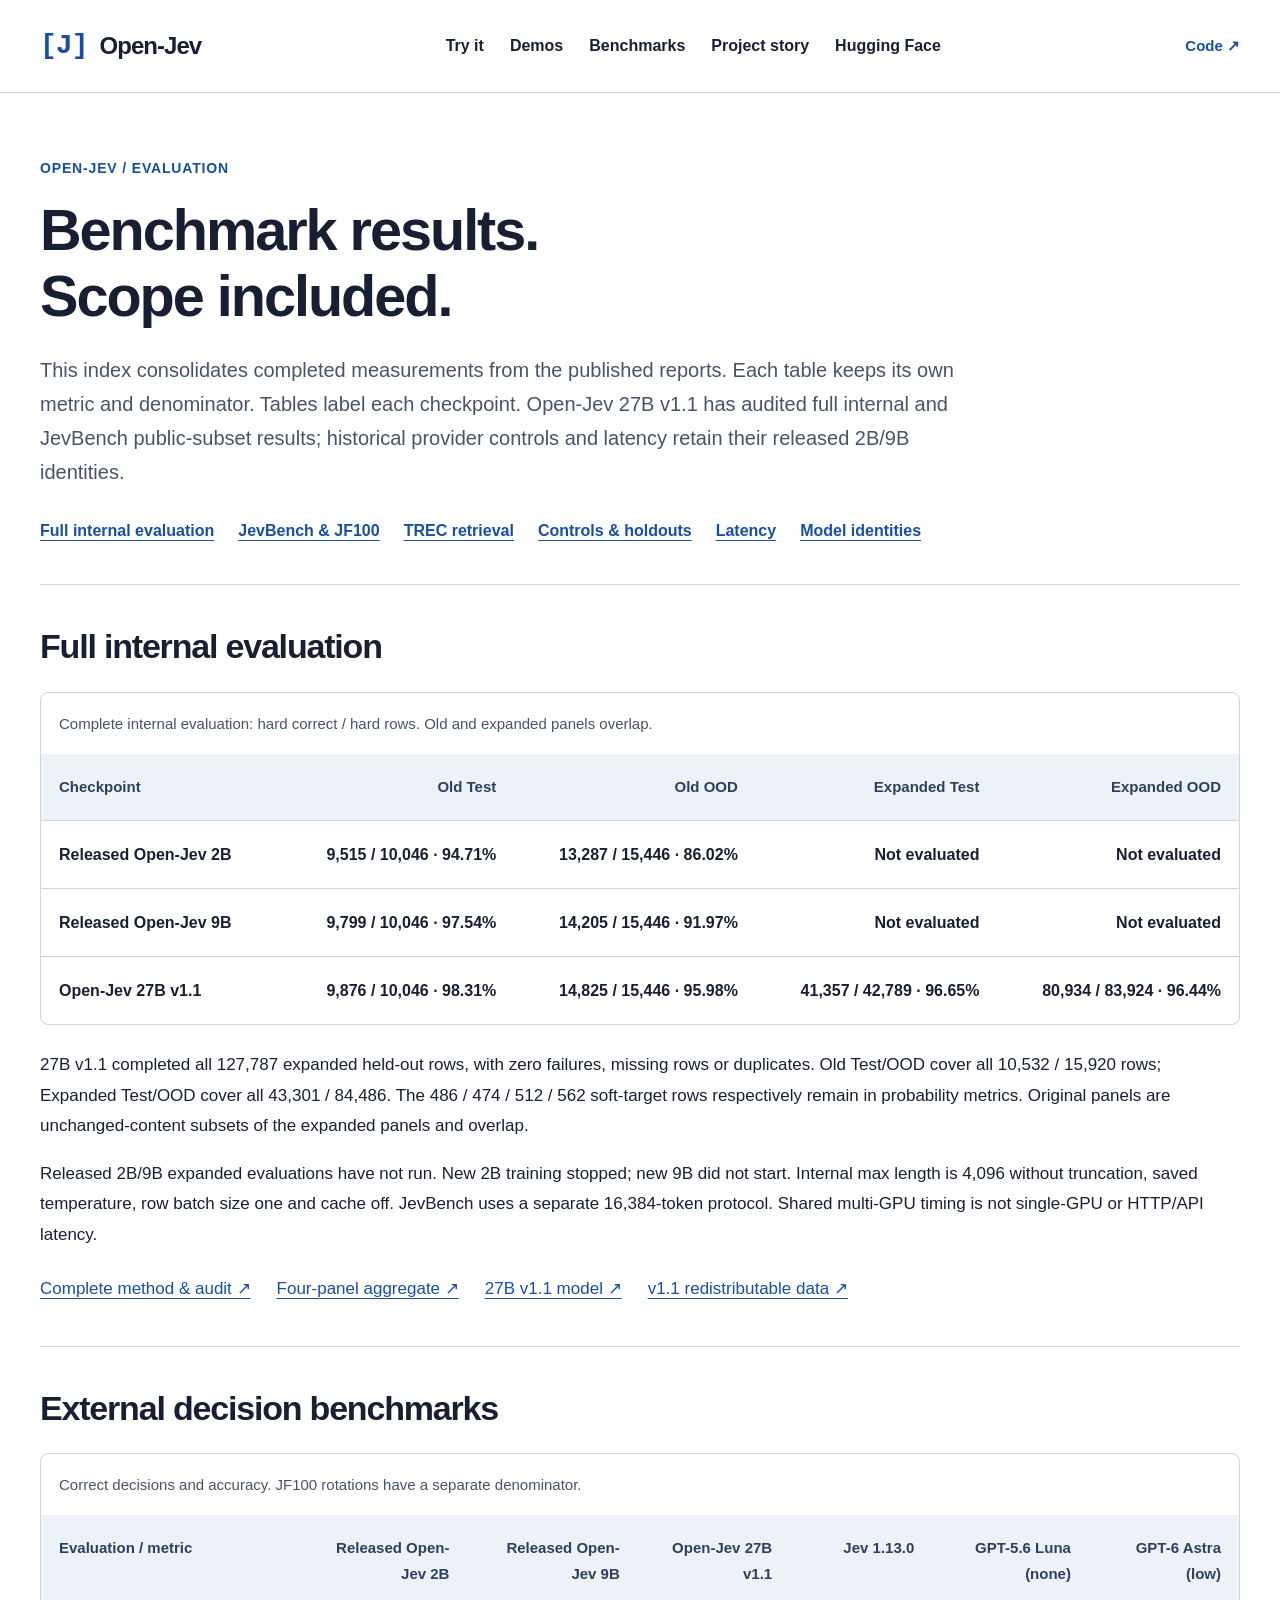
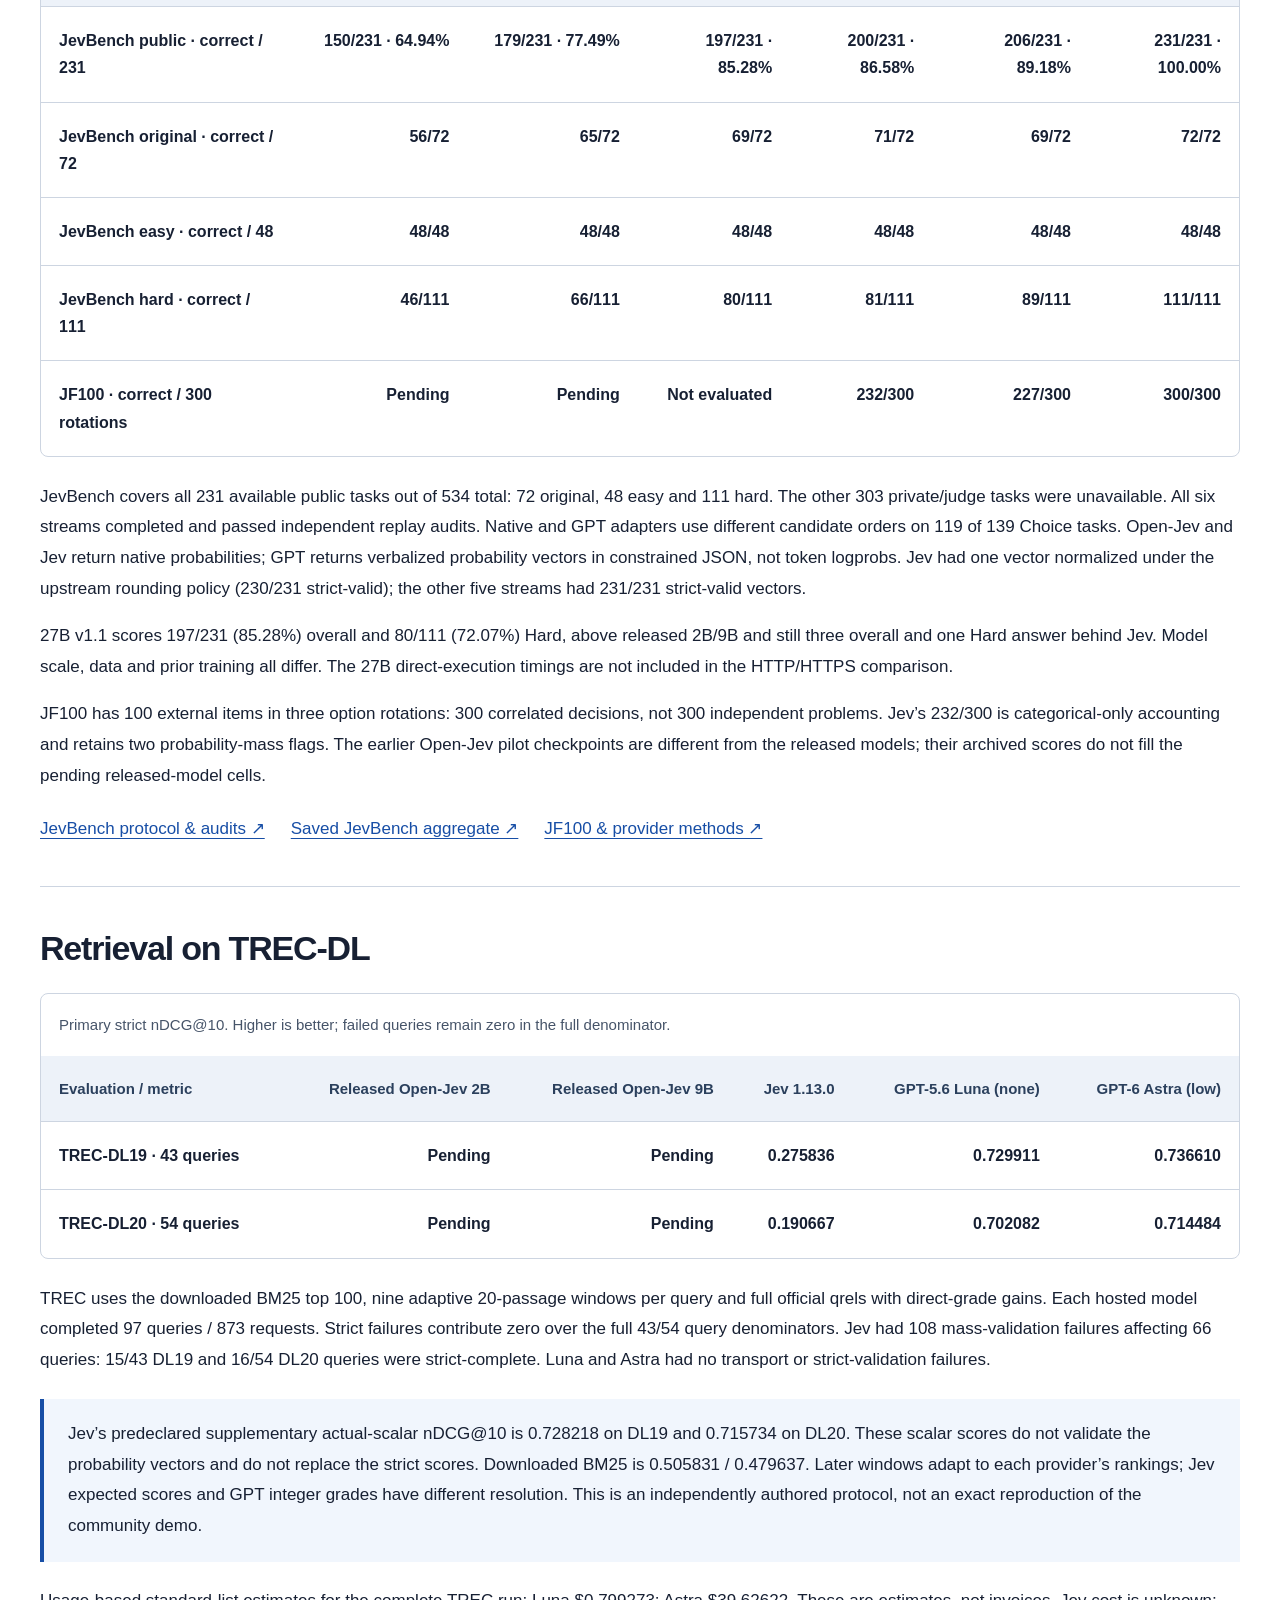
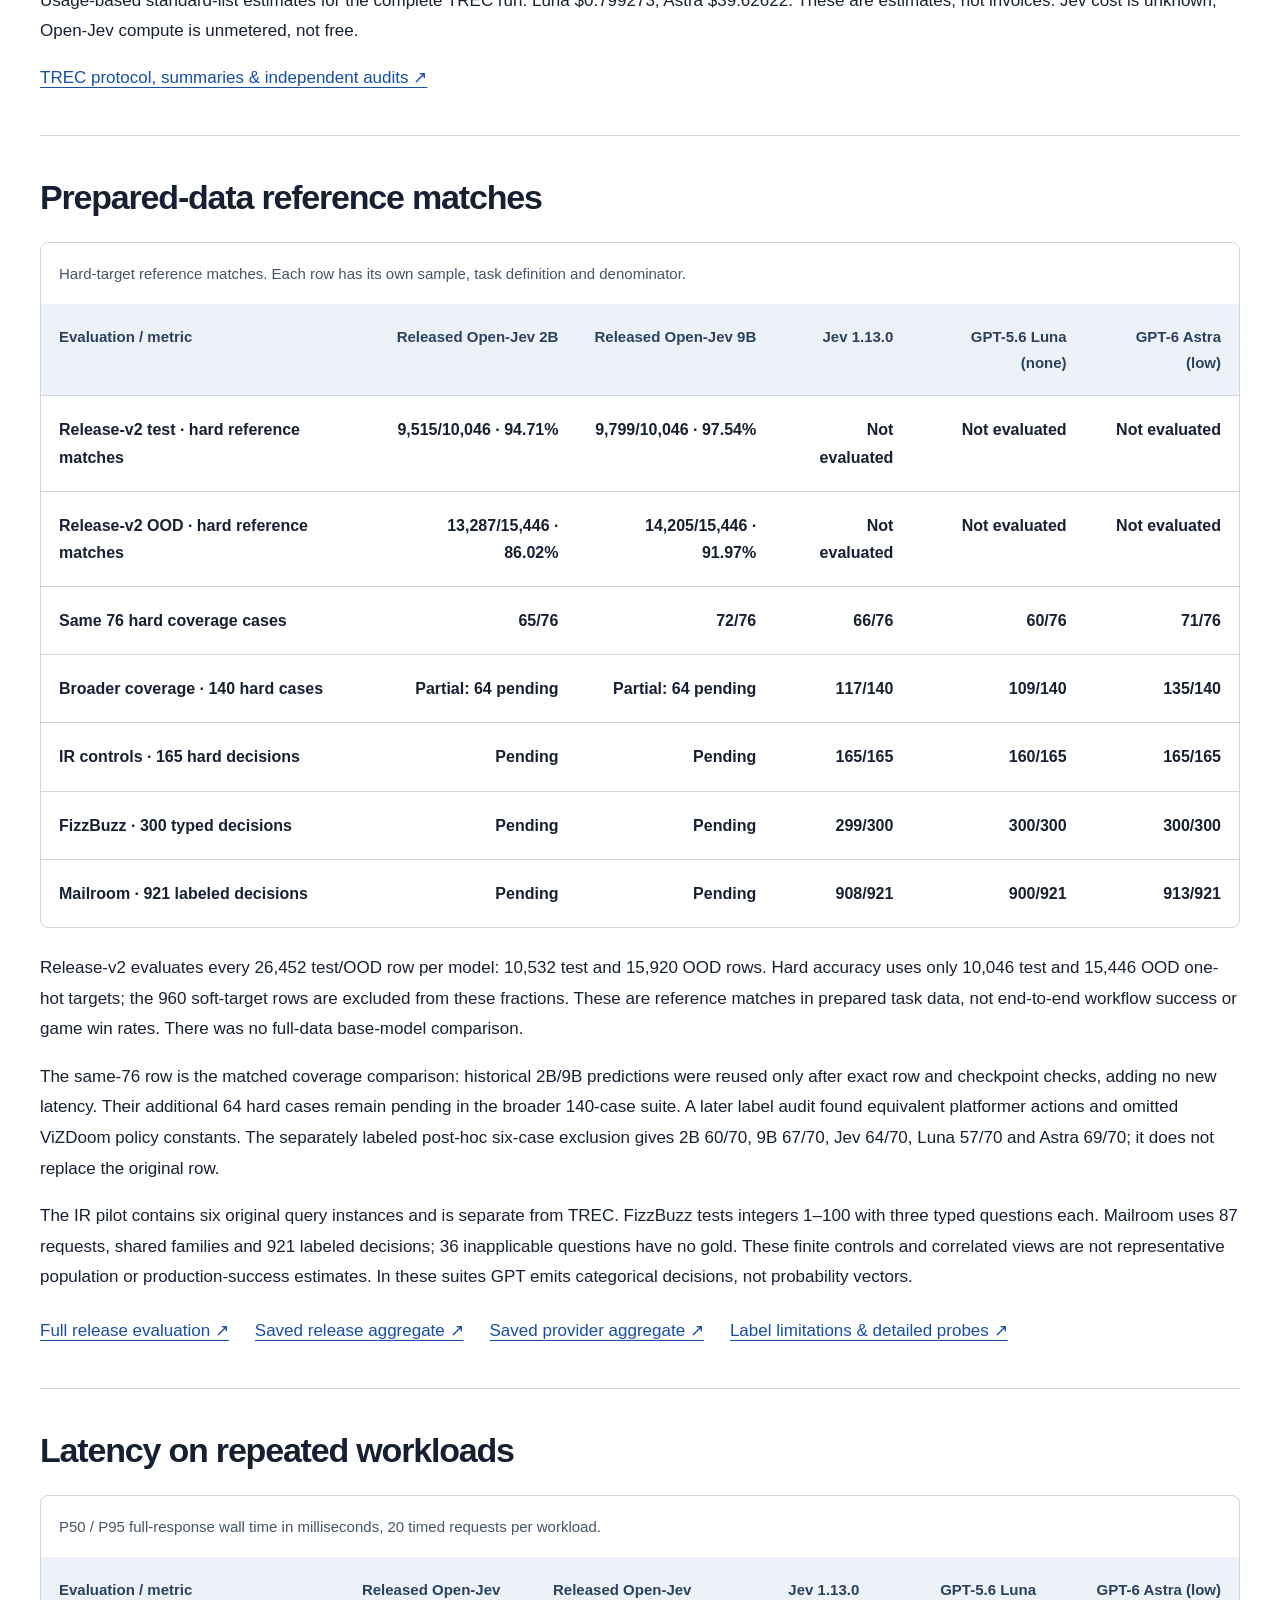
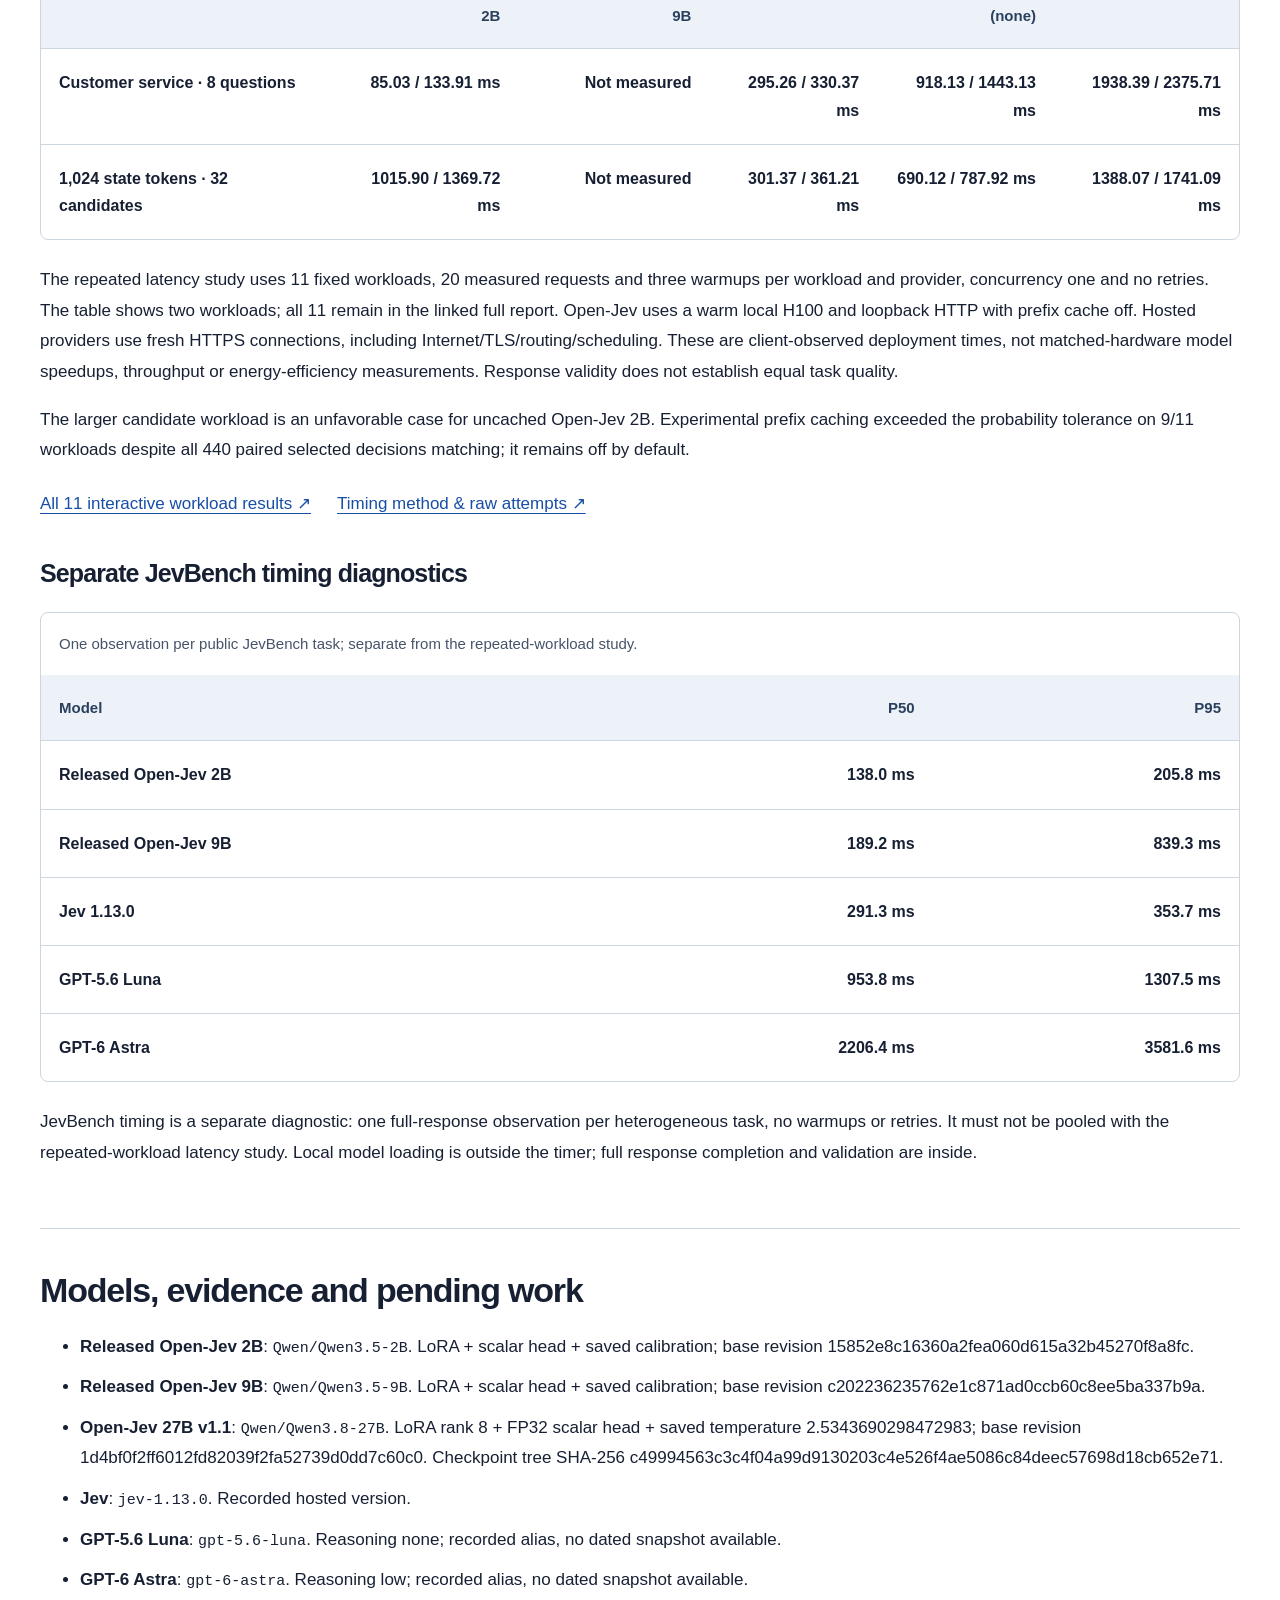
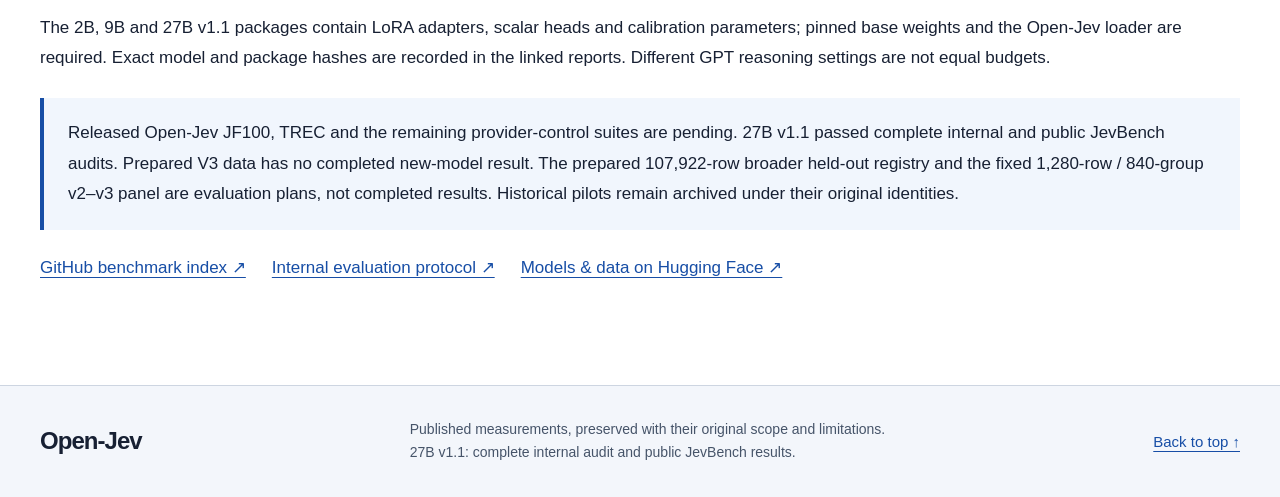
<file: site/benchmarks/index.html>
<!doctype html>
<html lang="en"><head><meta charset="utf-8"><meta name="viewport" content="width=device-width, initial-scale=1"><meta name="theme-color" content="#ffffff"><meta name="description" content="Open-Jev benchmark results: JevBench, JF100, TREC-DL, released-model evaluation and measured API latency, with exact scopes and evidence."><title>Open-Jev — Benchmark results and scope</title><link rel="stylesheet" href="../styles.css?v=v11-20260923"></head>
<body><a class="skip-link" href="#main">Skip to results</a><header class="site-header"><div class="wrap header-inner"><a class="brand" href="../"><span class="brand-mark">[J]</span>Open-Jev</a><nav class="top-nav" aria-label="Project navigation"><a href="../workbench/">Try it</a><a href="../#demos">Demos</a><a href="#external" aria-current="page">Benchmarks</a><a href="../story/">Project story</a><a href="https://huggingface.co/collections/ZefanCai/open-jev">Hugging Face</a></nav><a class="header-code" href="https://github.com/Zefan-Cai/Open-Jev">Code ↗</a></div></header>
<main class="benchmark-page wrap" id="main"><div class="benchmark-hero"><span class="eyebrow">OPEN-JEV / EVALUATION</span><h1>Benchmark results.<br>Scope included.</h1><p>This index consolidates completed measurements from the published reports. Each table keeps its own metric and denominator. Tables label each checkpoint. Open-Jev 27B v1.1 has audited full internal and JevBench public-subset results; historical provider controls and latency retain their released 2B/9B identities.</p><nav class="benchmark-nav" aria-label="Benchmark sections"><a href="#internal">Full internal evaluation</a><a href="#external">JevBench & JF100</a><a href="#retrieval">TREC retrieval</a><a href="#controls">Controls & holdouts</a><a href="#latency">Latency</a><a href="#identities">Model identities</a></nav></div><section class="benchmark-section" id="internal"><h2>Full internal evaluation</h2><div class="comparison-table-scroll" tabindex="0" role="region" aria-label="Old and expanded full internal Test/OOD, horizontally scrollable"><table class="comparison-table"><caption>Complete internal evaluation: hard correct / hard rows. Old and expanded panels overlap.</caption><thead><tr><th scope="col">Checkpoint</th><th scope="col">Old Test</th><th scope="col">Old OOD</th><th scope="col">Expanded Test</th><th scope="col">Expanded OOD</th></tr></thead><tbody><tr><th scope="row">Released Open-Jev 2B</th><td>9,515 / 10,046 · 94.71%</td><td>13,287 / 15,446 · 86.02%</td><td>Not evaluated</td><td>Not evaluated</td></tr><tr><th scope="row">Released Open-Jev 9B</th><td>9,799 / 10,046 · 97.54%</td><td>14,205 / 15,446 · 91.97%</td><td>Not evaluated</td><td>Not evaluated</td></tr><tr><th scope="row">Open-Jev 27B v1.1</th><td>9,876 / 10,046 · 98.31%</td><td>14,825 / 15,446 · 95.98%</td><td>41,357 / 42,789 · 96.65%</td><td>80,934 / 83,924 · 96.44%</td></tr></tbody></table></div><p>27B v1.1 completed all 127,787 expanded held-out rows, with zero failures, missing rows or duplicates. Old Test/OOD cover all 10,532 / 15,920 rows; Expanded Test/OOD cover all 43,301 / 84,486. The 486 / 474 / 512 / 562 soft-target rows respectively remain in probability metrics. Original panels are unchanged-content subsets of the expanded panels and overlap.</p><p>Released 2B/9B expanded evaluations have not run. New 2B training stopped; new 9B did not start. Internal max length is 4,096 without truncation, saved temperature, row batch size one and cache off. JevBench uses a separate 16,384-token protocol. Shared multi-GPU timing is not single-GPU or HTTP/API latency.</p><div class="comparison-links"><a href="https://github.com/Zefan-Cai/Open-Jev/blob/main/docs/internal-full-evaluation.md">Complete method &amp; audit ↗</a><a href="../results.json">Four-panel aggregate ↗</a><a href="https://huggingface.co/ZefanCai/Open-Jev-27B-v1.1">27B v1.1 model ↗</a><a href="https://huggingface.co/datasets/ZefanCai/Open-Jev-v1.1">v1.1 redistributable data ↗</a></div></section><section class="benchmark-section" id="external"><h2>External decision benchmarks</h2><div class="comparison-table-scroll" tabindex="0" role="region" aria-label="Correct decisions and accuracy. JF100 rotations have a separate denominator."><table class="comparison-table"><caption>Correct decisions and accuracy. JF100 rotations have a separate denominator.</caption><thead><tr><th scope="col">Evaluation / metric</th><th scope="col">Released Open-Jev 2B</th><th scope="col">Released Open-Jev 9B</th><th scope="col">Open-Jev 27B v1.1</th><th scope="col">Jev 1.13.0</th><th scope="col">GPT-5.6 Luna (none)</th><th scope="col">GPT-6 Astra (low)</th></tr></thead><tbody><tr><th scope="row">JevBench public · correct / 231</th><td>150/231 · 64.94%</td><td>179/231 · 77.49%</td><td>197/231 · 85.28%</td><td>200/231 · 86.58%</td><td>206/231 · 89.18%</td><td>231/231 · 100.00%</td></tr><tr><th scope="row">JevBench original · correct / 72</th><td>56/72</td><td>65/72</td><td>69/72</td><td>71/72</td><td>69/72</td><td>72/72</td></tr><tr><th scope="row">JevBench easy · correct / 48</th><td>48/48</td><td>48/48</td><td>48/48</td><td>48/48</td><td>48/48</td><td>48/48</td></tr><tr><th scope="row">JevBench hard · correct / 111</th><td>46/111</td><td>66/111</td><td>80/111</td><td>81/111</td><td>89/111</td><td>111/111</td></tr><tr><th scope="row">JF100 · correct / 300 rotations</th><td>Pending</td><td>Pending</td><td>Not evaluated</td><td>232/300</td><td>227/300</td><td>300/300</td></tr></tbody></table></div><p>JevBench covers all 231 available public tasks out of 534 total: 72 original, 48 easy and 111 hard. The other 303 private/judge tasks were unavailable. All six streams completed and passed independent replay audits. Native and GPT adapters use different candidate orders on 119 of 139 Choice tasks. Open-Jev and Jev return native probabilities; GPT returns verbalized probability vectors in constrained JSON, not token logprobs. Jev had one vector normalized under the upstream rounding policy (230/231 strict-valid); the other five streams had 231/231 strict-valid vectors.</p><p>27B v1.1 scores 197/231 (85.28%) overall and 80/111 (72.07%) Hard, above released 2B/9B and still three overall and one Hard answer behind Jev. Model scale, data and prior training all differ. The 27B direct-execution timings are not included in the HTTP/HTTPS comparison.</p><p>JF100 has 100 external items in three option rotations: 300 correlated decisions, not 300 independent problems. Jev’s 232/300 is categorical-only accounting and retains two probability-mass flags. The earlier Open-Jev pilot checkpoints are different from the released models; their archived scores do not fill the pending released-model cells.</p><div class="comparison-links"><a href="https://github.com/Zefan-Cai/Open-Jev/blob/main/docs/jevbench-public.md">JevBench protocol &amp; audits ↗</a><a href="../jevbench.json">Saved JevBench aggregate ↗</a><a href="https://github.com/Zefan-Cai/Open-Jev/blob/main/docs/provider-comparison.md">JF100 &amp; provider methods ↗</a></div></section><section class="benchmark-section" id="retrieval"><h2>Retrieval on TREC-DL</h2><div class="comparison-table-scroll" tabindex="0" role="region" aria-label="Primary strict nDCG@10. Higher is better; failed queries remain zero in the full denominator."><table class="comparison-table"><caption>Primary strict nDCG@10. Higher is better; failed queries remain zero in the full denominator.</caption><thead><tr><th scope="col">Evaluation / metric</th><th scope="col">Released Open-Jev 2B</th><th scope="col">Released Open-Jev 9B</th><th scope="col">Jev 1.13.0</th><th scope="col">GPT-5.6 Luna (none)</th><th scope="col">GPT-6 Astra (low)</th></tr></thead><tbody><tr><th scope="row">TREC-DL19 · 43 queries</th><td>Pending</td><td>Pending</td><td>0.275836</td><td>0.729911</td><td>0.736610</td></tr><tr><th scope="row">TREC-DL20 · 54 queries</th><td>Pending</td><td>Pending</td><td>0.190667</td><td>0.702082</td><td>0.714484</td></tr></tbody></table></div><p>TREC uses the downloaded BM25 top 100, nine adaptive 20-passage windows per query and full official qrels with direct-grade gains. Each hosted model completed 97 queries / 873 requests. Strict failures contribute zero over the full 43/54 query denominators. Jev had 108 mass-validation failures affecting 66 queries: 15/43 DL19 and 16/54 DL20 queries were strict-complete. Luna and Astra had no transport or strict-validation failures.</p><div class="benchmark-notice"><p>Jev’s predeclared supplementary actual-scalar nDCG@10 is 0.728218 on DL19 and 0.715734 on DL20. These scalar scores do not validate the probability vectors and do not replace the strict scores. Downloaded BM25 is 0.505831 / 0.479637. Later windows adapt to each provider’s rankings; Jev expected scores and GPT integer grades have different resolution. This is an independently authored protocol, not an exact reproduction of the community demo.</p></div><p>Usage-based standard-list estimates for the complete TREC run: Luna $0.799273; Astra $39.62622. These are estimates, not invoices. Jev cost is unknown; Open-Jev compute is unmetered, not free.</p><a href="https://github.com/Zefan-Cai/Open-Jev/blob/main/reports/ir-control-v1/trec-holdout/README.md">TREC protocol, summaries &amp; independent audits ↗</a></section><section class="benchmark-section" id="controls"><h2>Prepared-data reference matches</h2><div class="comparison-table-scroll" tabindex="0" role="region" aria-label="Hard-target reference matches. Each row has its own sample, task definition and denominator."><table class="comparison-table"><caption>Hard-target reference matches. Each row has its own sample, task definition and denominator.</caption><thead><tr><th scope="col">Evaluation / metric</th><th scope="col">Released Open-Jev 2B</th><th scope="col">Released Open-Jev 9B</th><th scope="col">Jev 1.13.0</th><th scope="col">GPT-5.6 Luna (none)</th><th scope="col">GPT-6 Astra (low)</th></tr></thead><tbody><tr><th scope="row">Release-v2 test · hard reference matches</th><td>9,515/10,046 · 94.71%</td><td>9,799/10,046 · 97.54%</td><td>Not evaluated</td><td>Not evaluated</td><td>Not evaluated</td></tr><tr><th scope="row">Release-v2 OOD · hard reference matches</th><td>13,287/15,446 · 86.02%</td><td>14,205/15,446 · 91.97%</td><td>Not evaluated</td><td>Not evaluated</td><td>Not evaluated</td></tr><tr><th scope="row">Same 76 hard coverage cases</th><td>65/76</td><td>72/76</td><td>66/76</td><td>60/76</td><td>71/76</td></tr><tr><th scope="row">Broader coverage · 140 hard cases</th><td>Partial: 64 pending</td><td>Partial: 64 pending</td><td>117/140</td><td>109/140</td><td>135/140</td></tr><tr><th scope="row">IR controls · 165 hard decisions</th><td>Pending</td><td>Pending</td><td>165/165</td><td>160/165</td><td>165/165</td></tr><tr><th scope="row">FizzBuzz · 300 typed decisions</th><td>Pending</td><td>Pending</td><td>299/300</td><td>300/300</td><td>300/300</td></tr><tr><th scope="row">Mailroom · 921 labeled decisions</th><td>Pending</td><td>Pending</td><td>908/921</td><td>900/921</td><td>913/921</td></tr></tbody></table></div><p>Release-v2 evaluates every 26,452 test/OOD row per model: 10,532 test and 15,920 OOD rows. Hard accuracy uses only 10,046 test and 15,446 OOD one-hot targets; the 960 soft-target rows are excluded from these fractions. These are reference matches in prepared task data, not end-to-end workflow success or game win rates. There was no full-data base-model comparison.</p><p>The same-76 row is the matched coverage comparison: historical 2B/9B predictions were reused only after exact row and checkpoint checks, adding no new latency. Their additional 64 hard cases remain pending in the broader 140-case suite. A later label audit found equivalent platformer actions and omitted ViZDoom policy constants. The separately labeled post-hoc six-case exclusion gives 2B 60/70, 9B 67/70, Jev 64/70, Luna 57/70 and Astra 69/70; it does not replace the original row.</p><p>The IR pilot contains six original query instances and is separate from TREC. FizzBuzz tests integers 1–100 with three typed questions each. Mailroom uses 87 requests, shared families and 921 labeled decisions; 36 inapplicable questions have no gold. These finite controls and correlated views are not representative population or production-success estimates. In these suites GPT emits categorical decisions, not probability vectors.</p><div class="comparison-links"><a href="https://github.com/Zefan-Cai/Open-Jev/blob/main/reports/full-data-eval-n1-v1/README.md">Full release evaluation ↗</a><a href="../results.json">Saved release aggregate ↗</a><a href="../provider-quality.json">Saved provider aggregate ↗</a><a href="https://github.com/Zefan-Cai/Open-Jev/blob/main/docs/provider-comparison.md">Label limitations &amp; detailed probes ↗</a></div></section><section class="benchmark-section" id="latency"><h2>Latency on repeated workloads</h2><div class="comparison-table-scroll" tabindex="0" role="region" aria-label="P50 / P95 full-response wall time in milliseconds, 20 timed requests per workload."><table class="comparison-table"><caption>P50 / P95 full-response wall time in milliseconds, 20 timed requests per workload.</caption><thead><tr><th scope="col">Evaluation / metric</th><th scope="col">Released Open-Jev 2B</th><th scope="col">Released Open-Jev 9B</th><th scope="col">Jev 1.13.0</th><th scope="col">GPT-5.6 Luna (none)</th><th scope="col">GPT-6 Astra (low)</th></tr></thead><tbody><tr><th scope="row">Customer service · 8 questions</th><td>85.03 / 133.91 ms</td><td>Not measured</td><td>295.26 / 330.37 ms</td><td>918.13 / 1443.13 ms</td><td>1938.39 / 2375.71 ms</td></tr><tr><th scope="row">1,024 state tokens · 32 candidates</th><td>1015.90 / 1369.72 ms</td><td>Not measured</td><td>301.37 / 361.21 ms</td><td>690.12 / 787.92 ms</td><td>1388.07 / 1741.09 ms</td></tr></tbody></table></div><p>The repeated latency study uses 11 fixed workloads, 20 measured requests and three warmups per workload and provider, concurrency one and no retries. The table shows two workloads; all 11 remain in the linked full report. Open-Jev uses a warm local H100 and loopback HTTP with prefix cache off. Hosted providers use fresh HTTPS connections, including Internet/TLS/routing/scheduling. These are client-observed deployment times, not matched-hardware model speedups, throughput or energy-efficiency measurements. Response validity does not establish equal task quality.</p><p>The larger candidate workload is an unfavorable case for uncached Open-Jev 2B. Experimental prefix caching exceeded the probability tolerance on 9/11 workloads despite all 440 paired selected decisions matching; it remains off by default.</p><div class="comparison-links"><a href="../#latency">All 11 interactive workload results ↗</a><a href="https://github.com/Zefan-Cai/Open-Jev/blob/main/docs/inference-latency.md">Timing method &amp; raw attempts ↗</a></div><h3 style="margin-top:40px;font-size:25px">Separate JevBench timing diagnostics</h3><div class="comparison-table-scroll" tabindex="0" role="region" aria-label="One observation per public JevBench task; separate from the repeated-workload study."><table class="comparison-table"><caption>One observation per public JevBench task; separate from the repeated-workload study.</caption><thead><tr><th scope="col">Model</th><th scope="col">P50</th><th scope="col">P95</th></tr></thead><tbody><tr><th scope="row">Released Open-Jev 2B</th><td>138.0 ms</td><td>205.8 ms</td></tr><tr><th scope="row">Released Open-Jev 9B</th><td>189.2 ms</td><td>839.3 ms</td></tr><tr><th scope="row">Jev 1.13.0</th><td>291.3 ms</td><td>353.7 ms</td></tr><tr><th scope="row">GPT-5.6 Luna</th><td>953.8 ms</td><td>1307.5 ms</td></tr><tr><th scope="row">GPT-6 Astra</th><td>2206.4 ms</td><td>3581.6 ms</td></tr></tbody></table></div><p>JevBench timing is a separate diagnostic: one full-response observation per heterogeneous task, no warmups or retries. It must not be pooled with the repeated-workload latency study. Local model loading is outside the timer; full response completion and validation are inside.</p></section><section class="benchmark-section" id="identities"><h2>Models, evidence and pending work</h2><ul><li><strong>Released Open-Jev 2B</strong>: <code>Qwen/Qwen3.5-2B</code>. LoRA + scalar head + saved calibration; base revision 15852e8c16360a2fea060d615a32b45270f8a8fc.</li><li><strong>Released Open-Jev 9B</strong>: <code>Qwen/Qwen3.5-9B</code>. LoRA + scalar head + saved calibration; base revision c202236235762e1c871ad0ccb60c8ee5ba337b9a.</li><li><strong>Open-Jev 27B v1.1</strong>: <code>Qwen/Qwen3.8-27B</code>. LoRA rank 8 + FP32 scalar head + saved temperature 2.5343690298472983; base revision 1d4bf0f2ff6012fd82039f2fa52739d0dd7c60c0. Checkpoint tree SHA-256 c49994563c3c4f04a99d9130203c4e526f4ae5086c84deec57698d18cb652e71.</li><li><strong>Jev</strong>: <code>jev-1.13.0</code>. Recorded hosted version.</li><li><strong>GPT-5.6 Luna</strong>: <code>gpt-5.6-luna</code>. Reasoning none; recorded alias, no dated snapshot available.</li><li><strong>GPT-6 Astra</strong>: <code>gpt-6-astra</code>. Reasoning low; recorded alias, no dated snapshot available.</li></ul><p>The 2B, 9B and 27B v1.1 packages contain LoRA adapters, scalar heads and calibration parameters; pinned base weights and the Open-Jev loader are required. Exact model and package hashes are recorded in the linked reports. Different GPT reasoning settings are not equal budgets.</p><div class="benchmark-notice"><p>Released Open-Jev JF100, TREC and the remaining provider-control suites are pending. 27B v1.1 passed complete internal and public JevBench audits. Prepared V3 data has no completed new-model result. The prepared 107,922-row broader held-out registry and the fixed 1,280-row / 840-group v2–v3 panel are evaluation plans, not completed results. Historical pilots remain archived under their original identities.</p></div><div class="comparison-links"><a href="https://github.com/Zefan-Cai/Open-Jev/blob/main/docs/benchmarks.md">GitHub benchmark index ↗</a><a href="https://github.com/Zefan-Cai/Open-Jev/blob/main/docs/internal-evaluation.md">Internal evaluation protocol ↗</a><a href="https://huggingface.co/collections/ZefanCai/open-jev">Models &amp; data on Hugging Face ↗</a></div></section></main><footer class="site-footer"><div class="wrap footer-inner"><a class="brand" href="../">Open-Jev</a><p>Published measurements, preserved with their original scope and limitations.<br>27B v1.1: complete internal audit and public JevBench results.</p><a class="back-top" href="#main">Back to top ↑</a></div></footer></body></html>
</file>
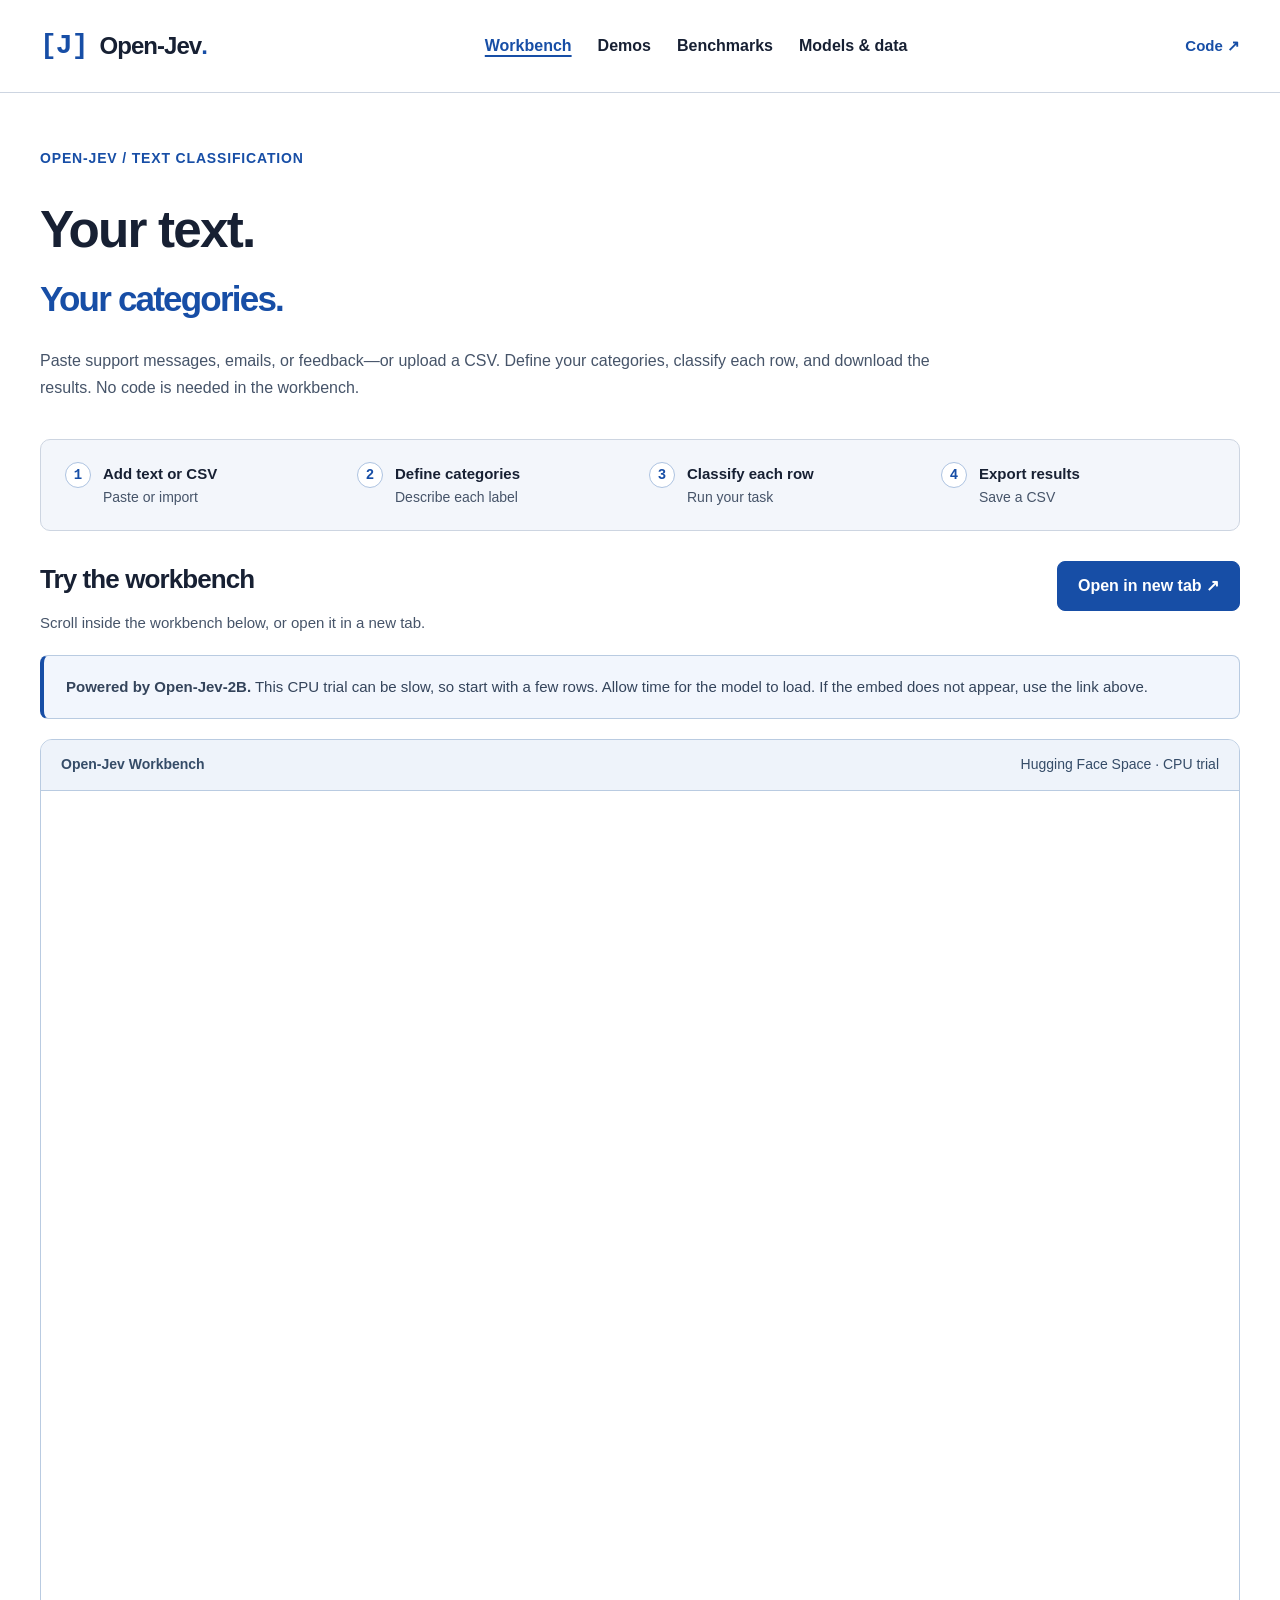
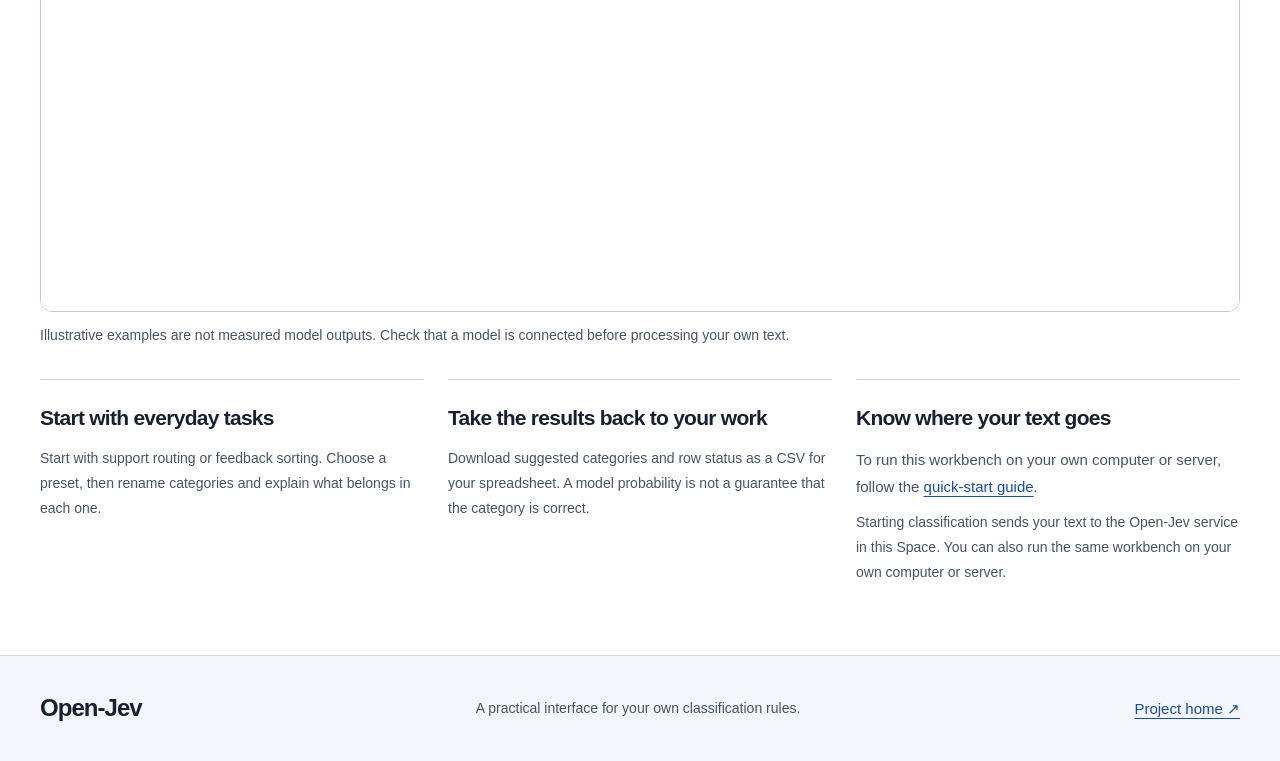
<file: site/workbench/index.html>
<!doctype html>
<html lang="en">
<head>
  <meta charset="utf-8">
  <meta name="viewport" content="width=device-width, initial-scale=1">
  <meta name="theme-color" content="#ffffff">
  <meta name="description" content="A no-code Open-Jev workbench to classify messages, emails and feedback with your own categories, then export the results.">
  <title>Text classification workbench · Open-Jev</title>
  <link rel="stylesheet" href="../styles.css?v=workbench-20260923">
</head>
<body>
  <a class="skip-link" href="#main">Skip to content</a>
  <header class="site-header">
    <div class="wrap header-inner">
      <a class="brand" href="../" aria-label="Open-Jev project home"><span class="brand-mark" aria-hidden="true">[<b>J</b>]</span>Open-Jev<span class="brand-dot">.</span></a>
      <nav class="top-nav" aria-label="Project navigation"><a class="workbench-nav-link" href="./" aria-current="page">Workbench</a><a href="../#demos">Demos</a><a href="../benchmarks/">Benchmarks</a><a href="https://huggingface.co/collections/ZefanCai/open-jev">Models &amp; data</a></nav>
      <a class="header-code" href="https://github.com/Zefan-Cai/Open-Jev">Code ↗</a>
    </div>
  </header>

  <main id="main" class="workbench-page wrap">
    <section class="workbench-page-hero" aria-labelledby="workbench-title">
      <span class="eyebrow">OPEN-JEV / TEXT CLASSIFICATION</span>
      <h1 id="workbench-title">Your text.<span>Your categories.</span></h1>

      <p lang="en">Paste support messages, emails, or feedback—or upload a CSV. Define your categories, classify each row, and download the results. No code is needed in the workbench.</p>
    </section>

    <ol class="workbench-steps" aria-label="How it works">
      <li><span>1</span><strong>Add text or CSV</strong><small lang="en">Paste or import</small></li>
      <li><span>2</span><strong>Define categories</strong><small lang="en">Describe each label</small></li>
      <li><span>3</span><strong>Classify each row</strong><small lang="en">Run your task</small></li>
      <li><span>4</span><strong>Export results</strong><small lang="en">Save a CSV</small></li>
    </ol>

    <section aria-labelledby="try-title">
      <div class="workbench-launch">
        <div><h2 id="try-title">Try the workbench</h2><p>Scroll inside the workbench below, or open it in a new tab.</p></div>
        <a class="button button-dark" href="https://huggingface.co/spaces/ZefanCai/Open-Jev-Workbench" target="_blank" rel="noopener noreferrer">Open in new tab ↗</a>
      </div>
      <div class="workbench-availability" id="workbench-availability" role="status">

        <p lang="en"><strong>Powered by Open-Jev-2B.</strong> This CPU trial can be slow, so start with a few rows. Allow time for the model to load. If the embed does not appear, use the link above.</p>
      </div>
      <div class="workbench-frame">
        <div class="workbench-frame-label"><strong>Open-Jev Workbench</strong><span>Hugging Face Space · CPU trial</span></div>
        <iframe src="https://zefancai-open-jev-workbench.hf.space/" title="Open-Jev text classification workbench" loading="lazy" allow="clipboard-write" referrerpolicy="no-referrer"></iframe>
      </div>
      <p class="workbench-frame-note"><span lang="en">Illustrative examples are not measured model outputs. Check that a model is connected before processing your own text.</span></p>
    </section>

    <div class="workbench-help">
      <section aria-labelledby="example-title"><h2 id="example-title">Start with everyday tasks</h2><p lang="en">Start with support routing or feedback sorting. Choose a preset, then rename categories and explain what belongs in each one.</p></section>
      <section aria-labelledby="results-help-title"><h2 id="results-help-title">Take the results back to your work</h2><p lang="en">Download suggested categories and row status as a CSV for your spreadsheet. A model probability is not a guarantee that the category is correct.</p></section>
      <section aria-labelledby="privacy-help-title"><h2 id="privacy-help-title">Know where your text goes</h2><p>To run this workbench on your own computer or server, follow the <a href="https://github.com/Zefan-Cai/Open-Jev/blob/main/docs/get-started.md">quick-start guide</a>.</p><p lang="en">Starting classification sends your text to the Open-Jev service in this Space. You can also run the same workbench on your own computer or server.</p></section>
    </div>
  </main>

  <footer class="site-footer"><div class="wrap footer-inner"><a class="brand" href="../">Open-Jev</a><p>A practical interface for your own classification rules.</p><a class="back-top" href="../">Project home ↗</a></div></footer>
</body>
</html>
</file>
<file: site/styles.css>
/* A readable research-project template. All measurements and media live in their existing artifacts. */
:root {
  --paper: #ffffff;
  --surface: #f3f6fb;
  --ink: #172033;
  --muted: #465469;
  --line: #cdd5e1;
  --accent: #174ea6;
  --green: #146346;
  --sans: -apple-system, BlinkMacSystemFont, "Segoe UI", Helvetica, Arial, sans-serif;
  --mono: "SFMono-Regular", Consolas, "Liberation Mono", monospace;
}
* { box-sizing: border-box; }
html { scroll-behavior: smooth; scroll-padding-top: 24px; }
body { margin: 0; background: var(--paper); color: var(--ink); font: 500 17px/1.7 var(--sans); -webkit-font-smoothing: antialiased; }
body.modal-open { overflow: hidden; }
[hidden] { display: none !important; }
a { color: var(--accent); text-decoration-thickness: 1px; text-underline-offset: 4px; }
a:hover { text-decoration: underline; }
button, input, select { font: inherit; }
button { cursor: pointer; }
button, a, input, select, summary { -webkit-tap-highlight-color: transparent; }
:focus-visible { outline: 3px solid #1453c4; outline-offset: 5px; }
::selection { background: #dce8ff; color: var(--ink); }
h1, h2, h3, p { margin-top: 0; }
h1, h2, h3 { color: var(--ink); font-weight: 750; line-height: 1.15; letter-spacing: -.035em; }
p { margin-bottom: 1em; }
img, video { max-width: 100%; }
svg.icon { width: 20px; height: 20px; flex-shrink: 0; fill: none; stroke: currentColor; stroke-width: 1.8; stroke-linecap: round; stroke-linejoin: round; }
.icon-definitions { position: absolute; width: 0; height: 0; overflow: hidden; }
.wrap { width: min(1280px, calc(100% - 80px)); margin-inline: auto; }
.sr-only { position: absolute; width: 1px; height: 1px; padding: 0; margin: -1px; clip: rect(0,0,0,0); overflow: hidden; white-space: nowrap; border: 0; }
.skip-link { position: absolute; top: -100px; left: 16px; z-index: 100; padding: 12px 20px; background: white; }
.skip-link:focus { top: 12px; }
.mono { font-family: var(--mono); }
.eyebrow { display: flex; align-items: center; flex-wrap: wrap; gap: 10px; font-size: 14px; font-weight: 700; letter-spacing: .06em; color: var(--accent); }
.text-link { display: inline-flex; align-items: center; gap: 8px; font-size: 16px; font-weight: 650; text-decoration: none; }
.button { display: inline-flex; align-items: center; justify-content: center; gap: 10px; min-height: 48px; padding: 12px 20px; border: 1px solid var(--line); border-radius: 8px; font-size: 16px; font-weight: 650; color: var(--ink); background: white; text-decoration: none; line-height: 1.5; }
.button:hover { text-decoration: none; border-color: var(--accent); }
.button-dark { background: var(--accent); border-color: var(--accent); color: white; }
.button-dark:hover { background: #103c83; color: white; }
.button-outline { background: white; }
.site-header { border-bottom: 1px solid var(--line); background: white; }
.header-inner { min-height: 92px; display: grid; grid-template-columns: auto 1fr auto; align-items: center; gap: 36px; padding-block: 18px; }
.brand { display: inline-flex; align-items: center; color: var(--ink); text-decoration: none; white-space: nowrap; font-size: 24px; font-weight: 800; letter-spacing: -.04em; }
.brand-mark { color: var(--accent); font: 700 28px/1 var(--mono); margin-right: 12px; }
.brand-mark b { font-weight: 800; }.brand-dot { color: var(--accent); }
.top-nav { display: flex; align-items: center; justify-content: center; gap: 26px; flex-wrap: wrap; font-size: 16px; font-weight: 600; }
.top-nav a { text-decoration: none; color: var(--ink); }.top-nav a:hover { color: var(--accent); text-decoration: underline; }
.header-code { display: inline-flex; align-items: center; gap: 8px; text-decoration: none; font-size: 15px; font-weight: 700; }
.mobile-label { display: none; }
.hero { display: grid; grid-template-columns: 1.05fr 1fr; gap: 64px; align-items: center; padding-block: 80px 72px; }
.hero > *, .interface-layout > *, .results-layout > *, .start-section > * { min-width: 0; }
.status-dot, .live-square, .legend-dot { display: inline-block; width: 8px; height: 8px; border-radius: 50%; background: var(--green); flex-shrink: 0; }
.preview-tag { display: inline-block; padding: 3px 9px; background: #edf3ff; border: 1px solid #c1d2f0; border-radius: 5px; font-size: 14px; letter-spacing: 0; color: #214b84; }
h1 { font-size: clamp(44px, 4.5vw, 66px); margin: 26px 0 24px; }
h1 > span { color: var(--accent); }
.hero-description { font-size: 21px; line-height: 1.6; max-width: 560px; color: #34445b; }
.hero-actions, .hero-resource-links { display: flex; align-items: center; gap: 16px 24px; flex-wrap: wrap; margin: 28px 0; }
.hero-resource-links { margin: 0 0 28px; }
.hero-resource-links a { font-size: 16px; font-weight: 650; }
.model-line { display: flex; align-items: center; flex-wrap: wrap; gap: 10px; font-size: 15px; color: var(--muted); }
.model-size { border: 1px solid #b4c3d9; border-radius: 5px; padding: 2px 8px; color: var(--ink); font: 600 14px/1.6 var(--mono); text-decoration: none; background: #f4f7fc; }
.model-note { font-size: 14px; }
.hero-visual { position: relative; background: white; border: 1px solid #b8c9df; border-top: 4px solid var(--accent); border-radius: 12px; padding: 25px 28px 20px; box-shadow: 0 14px 36px #1720330b; }
.hero-visual-top { display: flex; justify-content: space-between; flex-wrap: wrap; gap: 12px; padding-bottom: 18px; border-bottom: 1px solid var(--line); font-size: 14px; font-weight: 650; color: var(--muted); }
.hero-visual-top > span:first-child { display: flex; align-items: center; gap: 8px; }
.context-label { font-size: 14px; font-weight: 650; margin-top: 24px; color: var(--muted); letter-spacing: .04em; }
.hero-context { min-height: 106px; margin: 10px 0 0; font-size: 28px; font-weight: 650; line-height: 1.35; letter-spacing: -.02em; }
.decision-divider { display: flex; align-items: center; justify-content: space-between; gap: 8px; margin: 24px 0 12px; font-size: 15px; font-weight: 600; }
.branch-line { white-space: nowrap; color: var(--muted); }
.choice-rows { display: grid; gap: 8px; }
.choice-row { display: grid; grid-template-columns: 25px minmax(94px, 1fr) minmax(30px, 1fr) 45px 18px; align-items: center; gap: 10px; padding: 12px 10px; border: 1px solid var(--line); border-radius: 6px; min-height: 53px; font-size: 15px; }
.choice-row.chosen { border-color: #88b9a2; background: #eef8f2; }
.choice-key { font: 600 14px/1.5 var(--mono); color: var(--muted); }
.choice-name { font-weight: 650; }.choice-meter { height: 8px; overflow: hidden; background: #dce4ee; border-radius: 5px; }
.choice-meter i { display: block; height: 100%; width: var(--probability); border-radius: inherit; background: var(--green); transition: width .5s ease; }
.choice-probability { font: 600 14px var(--mono); text-align: right; }.choice-row .icon { width: 18px; height: 18px; color: var(--green); }
.hero-output { display: flex; align-items: center; gap: 10px; flex-wrap: wrap; padding: 23px 0 18px; font: 600 15px var(--mono); }
.output-bracket { font-size: 23px; color: #42577a; }.code-key { color: #264d83; }.code-value { color: #11633e; }.output-typed { font-size: 14px; color: var(--muted); }
.hero-caption { display: flex; align-items: center; justify-content: space-between; gap: 10px; flex-wrap: wrap; padding-top: 15px; border-top: 1px solid var(--line); font-size: 14px; color: var(--muted); }
.motion-toggle { border: 0; border-bottom: 1px solid currentColor; padding: 2px 0; background: transparent; color: var(--accent); font-size: 14px; font-weight: 600; }
.hero-corner { display: none; }
.section-heading { display: grid; grid-template-columns: 1.1fr 1fr; gap: 48px; align-items: end; margin-bottom: 32px; }
.section-heading h2 { font-size: 42px; margin: 14px 0 0; }.section-heading > p { margin: 0; font-size: 18px; line-height: 1.7; color: var(--muted); }
.featured-games { padding: 16px 0 68px; }.featured-game-grid { display: grid; grid-template-columns: 1fr 1fr; gap: 24px; }
.featured-game { background: white; border: 1px solid var(--line); border-radius: 10px; overflow: hidden; text-align: left; color: var(--ink); padding: 0; }
.featured-game:hover { border-color: var(--accent); box-shadow: 0 8px 24px #1720330c; }.featured-game img { display: block; width: 100%; aspect-ratio: 16/9; object-fit: cover; }
.featured-game-copy { display: flex; align-items: center; flex-wrap: wrap; gap: 10px 20px; padding: 24px; font-size: 16px; }
.featured-game-copy strong { flex-basis: 100%; font-size: 28px; line-height: 1.2; font-weight: 750; }.game-result { color: #125d40; }.featured-play { color: var(--accent); font-weight: 700; }
.inventory { display: grid; grid-template-columns: 1.25fr repeat(4, 1fr); gap: 24px; padding-block: 32px; border-block: 1px solid var(--line); }
.inventory-intro p { font-size: 16px; line-height: 1.5; margin: 10px 0 0; }.inventory-stat { border-left: 1px solid var(--line); padding-left: 24px; }
.inventory-stat strong { display: block; font: 700 clamp(23px, 2.5vw, 34px)/1.3 var(--mono); letter-spacing: -.05em; }
.inventory-stat span { display: block; font-size: 14px; line-height: 1.6; color: var(--muted); margin-top: 8px; }
.inventory-note { grid-column: 1/-1; font-size: 16px; line-height: 1.7; color: var(--muted); margin: 0; }
.interface-section { padding-block: 72px; }.interface-layout { display: grid; grid-template-columns: 1fr 1.8fr; gap: 28px; }
.primitive-tabs { display: flex; flex-direction: column; gap: 12px; }.primitive-tab { border: 1px solid var(--line); background: white; color: var(--ink); border-radius: 8px; display: flex; align-items: center; gap: 18px; padding: 22px; text-align: left; }
.primitive-tab.active { border-color: #91ade0; background: #eef4ff; }.primitive-glyph { font-size: 30px; line-height: 1; color: var(--accent); width: 25px; }.primitive-tab strong { display: block; font-size: 23px; font-weight: 750; }
.primitive-tab small { display: block; font-size: 15px; line-height: 1.6; color: var(--muted); margin-top: 5px; }.primitive-number { margin-left: auto; font: 600 14px var(--mono); color: var(--muted); }
.primitive-panel { border: 1px solid var(--line); border-radius: 9px; overflow: hidden; background: #f5f7fc; }
.code-window-top { display: flex; align-items: center; gap: 18px; flex-wrap: wrap; padding: 17px 22px; border-bottom: 1px solid var(--line); font: 500 14px var(--mono); color: var(--muted); }
.code-window-top > span:first-child { display: flex; gap: 5px; }.code-window-top i { width: 7px; height: 7px; border-radius: 50%; background: #526882; }.code-window-label { margin-left: auto; }
.request-code { margin: 0; padding: 24px; font: 500 15px/1.65 var(--mono); overflow-x: auto; min-height: 320px; color: #233f68; }
.primitive-explanation { display: flex; align-items: start; gap: 18px; padding: 20px 24px; border-top: 1px solid var(--line); background: white; }.primitive-explanation p { margin: 0; font-size: 16px; line-height: 1.7; }
.output-chip { font: 600 14px var(--mono); background: #e8f0fc; color: #1c4b8e; border-radius: 5px; padding: 7px 10px; }
.implementation-note { font-size: 16px; line-height: 1.7; color: var(--muted); margin: 26px 0 0; }
.gallery-section { background: var(--surface); padding-block: 70px; border-block: 1px solid var(--line); }
.evidence-legend { display: flex; align-items: center; flex-wrap: wrap; gap: 12px 30px; font-size: 15px; margin: 24px 0 32px; color: var(--muted); }
.evidence-legend > span { display: inline-flex; align-items: center; gap: 8px; flex-wrap: wrap; }.evidence-legend strong { color: var(--ink); }.walkthrough-dot { background: #8b581b; }
.gallery-toolbar { display: flex; justify-content: space-between; align-items: start; gap: 24px; }.category-filters { display: flex; align-items: center; flex-wrap: wrap; gap: 8px; }
.filter { border: 1px solid #bcc8db; border-radius: 6px; padding: 8px 12px; background: white; color: #273a53; font-size: 14px; font-weight: 650; min-height: 42px; }
.filter.active { color: white; border-color: var(--accent); background: var(--accent); }.filter-count { font-size: 14px; margin-left: 6px; }
.search-box { display: flex; align-items: center; gap: 10px; flex-shrink: 0; border: 1px solid #afbdd2; background: white; border-radius: 6px; padding: 10px 12px; width: 255px; }
.search-box input { border: 0; background: transparent; outline: none; min-width: 0; width: 100%; color: var(--ink); font-size: 16px; }.search-box input::placeholder { color: #52617a; }.search-box kbd { font: 14px var(--mono); color: var(--muted); }
.gallery-status { display: flex; justify-content: space-between; align-items: start; gap: 16px; font-size: 14px; color: var(--muted); margin: 20px 0 25px; }.gallery-status p { margin: 0; }
.demo-grid { display: grid; grid-template-columns: repeat(3, minmax(0,1fr)); gap: 25px; }.demo-card { padding: 0; background: white; color: var(--ink); border: 1px solid #c3cedd; border-radius: 10px; overflow: hidden; text-align: left; }
.demo-card:hover { border-color: var(--accent); box-shadow: 0 8px 24px #1720330c; }.poster-wrap { display: block; position: relative; aspect-ratio: 16/9; overflow: hidden; background: #17324d; }
.poster-wrap img { position: relative; display: block; width: 100%; height: 100%; object-fit: cover; }.poster-fallback { position: absolute; inset: 0; display: grid; place-items: center; color: white; font: 700 52px var(--mono); }
.card-play { position: absolute; right: 16px; bottom: 16px; width: 42px; height: 42px; border-radius: 50%; display: grid; place-items: center; background: #ffffff; color: var(--accent); border: 1px solid #b6c7df; }
.card-content { display: block; padding: 23px; }.card-category { display: block; font-size: 14px; font-weight: 700; color: var(--accent); }
.card-title { display: block; margin: 10px 0; font-size: 23px; font-weight: 750; line-height: 1.25; letter-spacing: -.02em; }.card-description { display: block; font-size: 16px; line-height: 1.65; min-height: 79px; color: var(--muted); }
.card-evidence-row { display: flex; gap: 10px; align-items: start; flex-wrap: wrap; margin-top: 22px; }.evidence-badge { display: inline-block; border-radius: 4px; padding: 3px 7px; font-size: 14px; font-weight: 650; background: #e5f2eb; color: #145535; }
.evidence-badge.walkthrough { background: #fff1db; color: #754409; }.card-model { font-size: 14px; line-height: 1.6; color: var(--muted); }
.gallery-more { text-align: center; margin-top: 32px; }.gallery-empty { text-align: center; padding: 40px 16px; }.gallery-empty h3 { font-size: 28px; }.gallery-empty > span { font-size: 40px; color: var(--accent); }
.gallery-footnote { display: flex; align-items: start; gap: 16px; margin-top: 32px; color: var(--muted); }.gallery-footnote p { font-size: 16px; margin: 0; }.footnote-mark { font-size: 27px; line-height: 1.1; color: var(--accent); }
.coverage-details { font-size: 16px; margin-top: 24px; }.coverage-details summary { cursor: pointer; padding: 14px 0; }.coverage-details li { margin-bottom: 12px; }
.catalog-error { font-size: 16px; color: #8d310d; }
.latency-section, .comparison-section { padding-block: 70px; border-bottom: 1px solid var(--line); }
.latency-status, .comparison-status { font-size: 16px; font-weight: 650; color: #1e603f; margin: 24px 0; }
.latency-comparison, .comparison-context { padding: 24px 26px; border: 1px solid #b8cbdf; border-radius: 9px; background: #f1f6fd; margin: 26px 0; }
.latency-comparison > strong { font-size: 20px; }.latency-comparison p, .comparison-context p { font-size: 16px; line-height: 1.75; color: #293f59; margin: 10px 0 0; }.comparison-context p:first-child { margin-top: 0; }
.latency-method, .comparison-method, .comparison-caption { font-size: 16px; line-height: 1.75; color: var(--muted); margin: 18px 0; }
.latency-table-scroll, .comparison-table-scroll { overflow-x: auto; max-width: 100%; margin: 25px 0; outline-offset: 4px; border: 1px solid var(--line); border-radius: 8px; background: white; }
.latency-table, .comparison-table { border-collapse: collapse; width: 100%; min-width: 1050px; font-size: 16px; font-variant-numeric: tabular-nums; }
.latency-table caption, .comparison-table caption { font-size: 15px; text-align: left; color: var(--muted); padding: 18px; line-height: 1.7; }
.latency-table th, .latency-table td, .comparison-table th, .comparison-table td { border-bottom: 1px solid var(--line); padding: 20px 18px; text-align: right; vertical-align: top; }
.latency-table tr > :first-child, .comparison-table tr > :first-child { text-align: left; min-width: 215px; }
.latency-table thead th, .comparison-table thead th { background: #edf2f9; color: #2b405d; font-size: 15px; font-weight: 700; }
.latency-table tbody th, .comparison-table tbody th { font-size: 16px; font-weight: 650; }.latency-table td, .comparison-table td { font-weight: 600; }
.latency-table small, .comparison-table small { display: block; font-size: 14px; font-weight: 500; color: var(--muted); line-height: 1.65; margin-top: 8px; }
.latency-table tbody tr:last-child > *, .comparison-table tbody tr:last-child > * { border-bottom: 0; }
.latency-numbers, .comparison-fraction { font-family: var(--mono); font-size: 16px; font-weight: 650; white-space: nowrap; letter-spacing: -.03em; }.comparison-fraction { display: block; }
.latency-validation, .comparison-table .comparison-complete { color: #145b39; }.latency-error, .comparison-table .comparison-error, .comparison-table .comparison-mass, .comparison-table .comparison-partial, .comparison-soft { color: #83420c; }
.comparison-pending { font-size: 15px; color: #505968; }.comparison-matched > * { background: #eff6ff; }.comparison-evidence { display: inline-block; font-size: 14px; margin-top: 10px; }
.latency-scroll-hint, .comparison-scroll-hint { font-size: 14px; color: var(--muted); margin: 20px 0 0; }
.latency-controls { display: flex; align-items: center; gap: 14px; flex-wrap: wrap; font-size: 16px; margin: 24px 0; }.latency-controls select { padding: 10px; background: white; color: var(--ink); border: 1px solid #a9b9cf; border-radius: 6px; max-width: 100%; }
.latency-controls > span { color: var(--muted); font-size: 14px; }
.latency-diagnostics, .comparison-details { margin: 30px 0; font-size: 16px; color: var(--muted); }
.latency-diagnostics > summary, .comparison-details > summary, .latency-request > summary, .evidence-details > summary, .transcript-details > summary { cursor: pointer; font-weight: 650; color: var(--ink); padding: 17px 0; border-block: 1px solid var(--line); }
.comparison-details > p { margin-top: 20px; }.comparison-details dt { font-weight: 700; margin: 20px 0 6px; color: var(--ink); }.comparison-details dd { margin: 0; }
.latency-links, .comparison-links { display: flex; align-items: start; flex-wrap: wrap; gap: 15px 26px; margin-top: 24px; }.latency-links .text-link, .comparison-links .text-link { font-size: 16px; }
.latency-evidence { display: grid; grid-template-columns: 1fr 1.15fr; gap: 34px; align-items: start; margin-top: 36px; }.latency-evidence > * { min-width: 0; }.latency-evidence h3 { font-size: 28px; margin-bottom: 18px; }.latency-evidence p { font-size: 16px; color: var(--muted); }
.latency-evidence figure { margin: 0; }.latency-evidence video { display: block; width: 100%; border-radius: 8px; background: #142036; }.latency-evidence figcaption { font-size: 14px; color: var(--muted); margin-top: 15px; }
.latency-request { margin-top: 24px; font-size: 16px; }.latency-request pre { white-space: pre-wrap; overflow-wrap: anywhere; font: 500 14px/1.7 var(--mono); padding: 18px; max-height: 400px; overflow: auto; background: var(--surface); }
#trec-comparison { margin-top: 50px; }#trec-comparison h3 { font-size: 30px; margin-bottom: 20px; }
.results-section { padding-block: 72px; background: #f1f6fd; border-block: 1px solid var(--line); }.results-layout { display: grid; grid-template-columns: 1fr 1.6fr; gap: 60px; align-items: start; }
.results-copy h2 { font-size: 44px; margin: 18px 0 26px; }.results-copy > p { font-size: 18px; line-height: 1.7; color: #36465f; }.light-link { color: var(--accent); }
.result-context { padding-top: 24px; margin-top: 30px; border-top: 1px solid #aebfd7; }.result-context p { font-size: 16px; color: #344b66; margin: 0; }.result-context-line { display: none; }
.table-label { display: flex; justify-content: space-between; gap: 14px; flex-wrap: wrap; font-size: 14px; font-weight: 700; margin-bottom: 18px; color: #2c4869; }
.results-table-scroll { overflow-x: auto; max-width: 100%; outline-offset: 4px; }
.results-table { border-collapse: collapse; width: 100%; font-variant-numeric: tabular-nums; }.results-table th, .results-table td { padding: 22px 12px; border-bottom: 1px solid #b6c7df; text-align: right; }
.results-table th:first-child { text-align: left; padding-left: 0; }.results-table thead th { font-size: 15px; color: #354c68; font-weight: 650; }.results-table tbody th { font-size: 17px; font-weight: 650; }.results-table tbody th > span { display: block; font-size: 15px; color: #435a77; }
.results-table tbody td { font-size: 31px; font-weight: 700; line-height: 1.4; letter-spacing: -.05em; }.results-table tbody td > span:not(.table-status) { font-size: 18px; margin-left: 2px; }
.results-table.full-internal { min-width: 730px; }
.results-table.full-internal tbody td { font-size: 20px; letter-spacing: -.02em; }
.results-table.full-internal td small { display: block; margin-top: 5px; font-size: 13px; font-weight: 500; letter-spacing: 0; white-space: nowrap; }
.results-table.full-internal tbody td.not-evaluated { font-size: 14px; font-weight: 500; letter-spacing: 0; }
.table-status { display: inline-block; font-size: 14px; line-height: 1.5; font-weight: 600; letter-spacing: 0; padding: 4px 8px; border-radius: 5px; background: #dfeee5; color: #145a36; }.pending-result .table-status { background: #e0e8f6; color: #284d7b; }
.highlight-result > * { color: #174b99; }.result-notes { font-size: 16px; line-height: 1.8; color: #364b65; margin-top: 24px; }.result-notes p { margin-bottom: 16px; }
.start-section { display: grid; grid-template-columns: 1fr 1.45fr; gap: 64px; padding-block: 78px; }.start-section h2 { font-size: 44px; margin: 20px 0 26px; }.start-section > div > p { font-size: 18px; color: var(--muted); }
.resource-link { display: flex; align-items: start; gap: 20px; color: var(--ink); padding: 24px 0; border-bottom: 1px solid var(--line); text-decoration: none; }.resource-link strong { display: block; font-size: 21px; line-height: 1.3; font-weight: 700; }.resource-link small { display: block; font-size: 15px; line-height: 1.7; color: var(--muted); margin-top: 7px; }.resource-number { font: 600 14px var(--mono); color: var(--muted); padding-top: 6px; }.resource-link > .icon { margin-left: auto; color: var(--accent); }.access-note { font-size: 16px !important; line-height: 1.75; margin-top: 24px; }
.site-footer { border-top: 1px solid var(--line); padding-block: 32px; background: var(--surface); }.footer-inner { display: flex; justify-content: space-between; align-items: center; gap: 32px; }.footer-inner p { font-size: 14px; color: var(--muted); margin: 0; }.back-top { font-size: 15px; white-space: nowrap; }
dialog { padding: 0; border: 1px solid #a1b5d0; border-radius: 10px; width: min(1060px, calc(100vw - 40px)); max-height: calc(100dvh - 48px); color: var(--ink); background: white; overflow: auto; }dialog::backdrop { background: #102138c9; }
.modal-header { display: flex; align-items: center; justify-content: space-between; gap: 15px; padding: 14px 22px; background: white; border-bottom: 1px solid var(--line); position: sticky; top: 0; z-index: 3; }.close-button { display: grid; place-items: center; background: #edf2fa; border: 1px solid var(--line); color: var(--ink); border-radius: 6px; width: 42px; height: 42px; }
.video-frame { background: #101928; }.video-frame video { display: block; width: 100%; max-height: 62dvh; }.video-error { color: white; font-size: 16px; padding: 16px; margin: 0; }
.modal-body { padding: 32px; }.modal-body h2 { font-size: 36px; margin: 16px 0; }.modal-description { font-size: 18px; color: #334a64; }.demo-model { font-size: 15px; color: var(--muted); }.demo-summary { font-size: 16px; padding: 18px; background: #eef6f1; color: #1e533a; border-radius: 6px; }
.modal-downloads { display: flex; align-items: center; gap: 14px; flex-wrap: wrap; margin: 25px 0; }.evidence-details, .transcript-details { font-size: 16px; }.evidence-columns { display: grid; grid-template-columns: 1fr 1fr; gap: 18px; margin-top: 20px; }.evidence-columns > div { min-width: 0; padding: 18px; background: var(--surface); border-radius: 6px; }.evidence-columns h3 { font-size: 18px; }.evidence-columns pre { font: 500 14px/1.7 var(--mono); white-space: pre-wrap; overflow-wrap: anywhere; max-height: 320px; overflow: auto; margin: 0; }
.provenance-grid { display: grid; grid-template-columns: 1fr 1fr; gap: 32px; margin: 30px 0; }.provenance-grid h3 { font-size: 20px; }.provenance-grid p, .provenance-grid li { font-size: 16px; color: var(--muted); }.provenance-grid ul { padding-left: 22px; }.transcript-content { font-size: 16px; white-space: pre-wrap; padding-top: 20px; }
.benchmark-page { padding-bottom: 60px; }.benchmark-hero { padding: 64px 0 40px; }.benchmark-hero h1 { margin-top: 16px; max-width: 900px; }.benchmark-hero > p { max-width: 940px; font-size: 20px; color: var(--muted); }.benchmark-section { padding: 42px 0; border-top: 1px solid var(--line); }.benchmark-section h2 { font-size: 34px; margin-bottom: 22px; }.benchmark-section p, .benchmark-section li { font-size: 17px; line-height: 1.8; overflow-wrap: anywhere; }.benchmark-section li + li { margin-top: 10px; }.benchmark-section .comparison-table { min-width: 1150px; }.benchmark-section code { overflow-wrap: anywhere; font-size: 15px; }
.benchmark-nav { display: flex; flex-wrap: wrap; gap: 12px 24px; font-size: 16px; font-weight: 650; margin-top: 28px; }.benchmark-notice { border-left: 4px solid var(--accent); padding: 20px 24px; background: #f1f6fd; margin: 24px 0; }.benchmark-notice p:last-child { margin-bottom: 0; }
@media (max-width: 1100px) {
  .wrap { width: calc(100% - 48px); }.header-inner { gap: 22px; }.top-nav { gap: 16px; font-size: 15px; }.hero { gap: 36px; padding-block: 58px; }.hero-description { font-size: 19px; }.hero-visual { padding: 23px 20px 18px; }.hero-context { font-size: 25px; }.choice-row { grid-template-columns: 20px minmax(90px,1fr) minmax(18px,.6fr) 42px 16px; gap: 7px; padding-inline: 8px; }
  .inventory { grid-template-columns: repeat(4,1fr); }.inventory-intro { grid-column: 1/-1; }.inventory-intro p br { display: none; }.inventory-stat:nth-child(2) { border-left: 0; padding-left: 0; }.section-heading { gap: 30px; }.section-heading h2 { font-size: 37px; }.results-layout { grid-template-columns: 1fr; gap: 34px; }.results-copy h2 br { display: none; }.result-context { max-width: 780px; }.demo-grid { grid-template-columns: repeat(2,minmax(0,1fr)); }.gallery-toolbar { flex-direction: column; }.search-box { width: min(400px,100%); }.start-section { gap: 38px; }
}
@media (max-width: 760px) {
  .header-inner { grid-template-columns: 1fr auto; row-gap: 18px; padding-block: 18px; }.top-nav { grid-column: 1/-1; grid-row: 2; justify-content: flex-start; gap: 14px 22px; font-size: 15px; }.header-code { grid-column: 2; grid-row: 1; }.brand { font-size: 23px; }.desktop-label { display: none; }.mobile-label { display: inline; }
  .hero { grid-template-columns: 1fr; gap: 36px; }.hero-description { font-size: 20px; }.hero-visual { max-width: 600px; width: 100%; }.hero-context { min-height: 86px; font-size: 29px; }.choice-row { grid-template-columns: 24px minmax(94px,1fr) minmax(40px,1fr) 45px 18px; gap: 10px; }
  .section-heading { grid-template-columns: 1fr; gap: 22px; }.section-heading > p { font-size: 17px; }.featured-game-grid, .interface-layout, .latency-evidence, .start-section { grid-template-columns: 1fr; }.featured-game-copy { padding: 22px; }.inventory { grid-template-columns: 1fr 1fr; }.inventory-stat:nth-child(4) { border-left: 0; padding-left: 0; }.inventory-stat strong { font-size: 30px; }
  .interface-section, .gallery-section, .latency-section, .comparison-section, .results-section, .start-section { padding-block: 48px; }.primitive-tabs { gap: 10px; }.primitive-tab { padding: 18px; }.primitive-tab strong { font-size: 21px; }.request-code { min-height: 0; }.latency-evidence { gap: 25px; }.footer-inner { flex-wrap: wrap; }.footer-inner p { flex-basis: 100%; order: 3; }.back-top { margin-left: auto; }.results-copy h2, .start-section h2 { font-size: 38px; }.result-notes { font-size: 16px; }.evidence-columns, .provenance-grid { grid-template-columns: 1fr; }
}
@media (max-width: 480px) {
  .wrap { width: calc(100% - 36px); }h1 { font-size: 43px; letter-spacing: -.045em; }.hero { padding-block: 40px 46px; }.hero-description { font-size: 18px; }.desktop-break { display: none; }.hero-actions { align-items: stretch; gap: 16px; }.hero-actions .button { width: 100%; }.hero-resource-links { gap: 12px 20px; }.hero-visual { padding: 20px 16px 16px; }.hero-context { font-size: 25px; min-height: 110px; }.hero-visual-top { gap: 8px; font-size: 14px; }.hero-visual-top .mono { font-size: 14px; }.decision-divider { font-size: 14px; align-items: start; }.choice-row { grid-template-columns: 18px minmax(82px,1fr) minmax(12px,.45fr) 40px; gap: 7px; padding: 12px 8px; font-size: 14px; }.choice-row .icon, .choice-empty { display: none; }.hero-output { gap: 8px; }.output-typed { flex-basis: 100%; }.hero-caption { font-size: 14px; }.branch-line { display: none; }
  .section-heading h2 { font-size: 33px; }.featured-games { padding-bottom: 46px; }.featured-game-copy strong { font-size: 25px; }.featured-game-copy { font-size: 16px; padding: 20px; }.inventory { gap: 25px 18px; }.inventory-stat { padding-left: 18px; }.inventory-stat strong { font-size: 27px; }.inventory-stat span { font-size: 14px; }.inventory-note { font-size: 16px; }
  .primitive-tab { gap: 12px; }.primitive-glyph { font-size: 26px; }.primitive-number { display: none; }.code-window-top { padding: 15px; gap: 10px; }.code-window-top > span:first-child { display: none; }.code-window-label { margin-left: 0; }.request-code { padding: 18px 15px; font-size: 14px; }.primitive-explanation { flex-direction: column; padding: 20px 16px; gap: 12px; }
  .demo-grid { grid-template-columns: 1fr; }.card-description { min-height: 0; }.card-content { padding: 22px; }.gallery-status { flex-direction: column; gap: 8px; }.filter { font-size: 14px; padding: 7px 10px; }.gallery-toolbar { gap: 20px; }.latency-comparison, .comparison-context { padding: 20px; }.latency-method, .comparison-method, .comparison-caption { font-size: 16px; }.latency-table caption, .comparison-table caption { max-width: calc(100vw - 38px); font-size: 14px; }
  .results-table th, .results-table td { padding: 17px 4px; }.results-table tbody td { font-size: 23px; }.results-table tbody th { font-size: 15px; }.results-table tbody th > span { font-size: 14px; }.results-table tbody td > span:not(.table-status) { font-size: 15px; }.results-table thead th { font-size: 14px; }.table-status { font-size: 14px; padding: 3px 4px; }.results-copy h2, .start-section h2 { font-size: 34px; }.resource-link { gap: 14px; }.resource-link strong { font-size: 20px; }.resource-link small { font-size: 15px; }.resource-number { font-size: 14px; }.footer-inner { gap: 22px; }
  dialog { width: calc(100vw - 20px); max-height: calc(100dvh - 24px); }.modal-header { padding: 12px 15px; }.modal-body { padding: 25px 18px; }.modal-body h2 { font-size: 29px; }.modal-downloads { align-items: stretch; flex-direction: column; }.modal-description { font-size: 17px; }.video-frame video { max-height: 50dvh; }.benchmark-hero { padding-block: 42px 30px; }.benchmark-hero > p { font-size: 18px; }.benchmark-section h2 { font-size: 29px; }.benchmark-notice { padding: 18px; }
}
/* A direct entry for people who want to classify text without writing code. */
.top-nav .workbench-nav-link { color: var(--accent); text-decoration: underline; text-decoration-thickness: 2px; }
.workbench-promo { display: grid; grid-template-columns: minmax(0, 1.6fr) minmax(0, 1fr); align-items: center; gap: 26px 40px; padding: 32px; margin-bottom: 52px; border: 1px solid #b5cae8; border-left: 5px solid var(--accent); border-radius: 12px; background: #f2f6fd; }
.workbench-promo h2 { margin: 14px 0 18px; font-size: clamp(27px, 2.5vw, 35px); line-height: 1.4; }
.workbench-promo-copy > p { margin-bottom: 10px; color: #34445b; font-size: 17px; }
.workbench-promo-copy > .workbench-english { color: var(--muted); font-size: 15px; line-height: 1.7; margin-bottom: 0; }
.workbench-promo-action { min-width: 0; }
.workbench-promo-action .button { width: 100%; flex-wrap: wrap; gap: 5px 8px; }
.workbench-promo-action p { color: var(--muted); font-size: 14px; line-height: 1.7; margin: 12px 0 0; }
.workbench-promo-action p + p { margin-top: 4px; }
.workbench-steps { display: grid; grid-template-columns: repeat(4, minmax(0, 1fr)); gap: 18px; grid-column: 1 / -1; list-style: none; padding: 24px 0 0; margin: 0; border-top: 1px solid #c2d2e8; }
.workbench-steps li { display: grid; grid-template-columns: 28px 1fr; align-items: start; gap: 0 10px; min-width: 0; }
.workbench-steps li > span { display: grid; place-items: center; width: 26px; height: 26px; border: 1px solid #adc3e1; border-radius: 50%; background: #fff; color: var(--accent); font: 650 14px/1 var(--mono); grid-row: 1 / 3; }
.workbench-steps strong { display: block; color: var(--ink); font-size: 15px; font-weight: 650; line-height: 1.6; }
.workbench-steps small { display: block; color: var(--muted); font-size: 14px; line-height: 1.6; }
.workbench-page { padding-bottom: 60px; }
.workbench-page-hero { padding: 54px 0 28px; }
.workbench-page-hero h1 { max-width: 940px; font-size: clamp(34px, 4vw, 54px); line-height: 1.3; }
.workbench-page-hero h1 > span { display: block; font-size: clamp(23px, 2.8vw, 35px); line-height: 1.35; margin-top: 12px; }
.workbench-page-hero > p { max-width: 920px; font-size: 18px; color: #34445b; margin-bottom: 10px; }
.workbench-page-hero > p[lang="en"] { font-size: 16px; color: var(--muted); }
.workbench-page .workbench-steps { padding: 22px 24px; border: 1px solid var(--line); border-radius: 10px; background: var(--surface); }
.workbench-launch { display: grid; grid-template-columns: minmax(0, 1fr) auto; align-items: start; gap: 24px; padding: 30px 0 20px; }
.workbench-launch h2 { font-size: 26px; margin: 0 0 12px; line-height: 1.4; }
.workbench-launch p { font-size: 15px; color: var(--muted); margin: 0; }
.workbench-launch .button { max-width: 100%; flex-wrap: wrap; }
.workbench-availability { padding: 18px 22px; border: 1px solid #b9cbe1; border-left: 4px solid var(--accent); border-radius: 8px; background: #f2f6fd; }
.workbench-availability p { margin: 0; font-size: 15px; color: #34445b; }
.workbench-availability p + p { margin-top: 8px; font-size: 14px; }
.workbench-frame { margin-top: 20px; border: 1px solid #b9cbe1; border-radius: 12px; overflow: hidden; background: var(--surface); }
.workbench-frame-label { display: flex; align-items: center; justify-content: space-between; gap: 16px; flex-wrap: wrap; padding: 13px 20px; border-bottom: 1px solid #b9cbe1; background: #eef3fa; font-size: 14px; color: #354c68; }
.workbench-frame-label strong { font-size: 14px; font-weight: 700; }
.workbench-frame iframe { display: block; width: 100%; height: 1120px; border: 0; background: #fff; }
.workbench-frame-note { margin: 12px 0 0; font-size: 14px; color: var(--muted); }
.workbench-help { display: grid; grid-template-columns: repeat(3, minmax(0, 1fr)); gap: 24px; margin-top: 32px; }
.workbench-help section { border-top: 1px solid var(--line); padding-top: 22px; }
.workbench-help h2 { font-size: 21px; line-height: 1.5; margin-bottom: 12px; }
.workbench-help p { font-size: 15px; line-height: 1.8; color: var(--muted); margin-bottom: 10px; }
.workbench-help p[lang="en"] { font-size: 14px; }
.workbench-help a { overflow-wrap: anywhere; }
@media (max-width: 900px) {
  .workbench-promo { grid-template-columns: 1fr; gap: 24px; }
  .workbench-promo-action { max-width: 480px; }
  .workbench-help { grid-template-columns: 1fr; gap: 12px; }
}
@media (max-width: 600px) {
  .workbench-promo { padding: 24px 20px; margin-bottom: 38px; }
  .workbench-promo h2 { font-size: 27px; }
  .workbench-steps { grid-template-columns: repeat(2, minmax(0, 1fr)); gap: 20px 14px; }
  .workbench-page-hero { padding-top: 34px; }
  .workbench-page-hero h1 { font-size: 34px; }
  .workbench-page .workbench-steps { padding: 20px 16px; }
  .workbench-launch { grid-template-columns: 1fr; gap: 16px; padding-top: 26px; }
  .workbench-launch .button { width: 100%; }
  .workbench-availability { padding: 16px; }
  .workbench-frame { margin-inline: -8px; border-radius: 8px; }
  .workbench-frame-label { padding: 12px 14px; gap: 5px; }
  .workbench-frame iframe { height: 1500px; }
}
@media (prefers-reduced-motion: reduce) { html { scroll-behavior: auto; } *, *::before, *::after { transition: none !important; animation: none !important; } }
</file>
